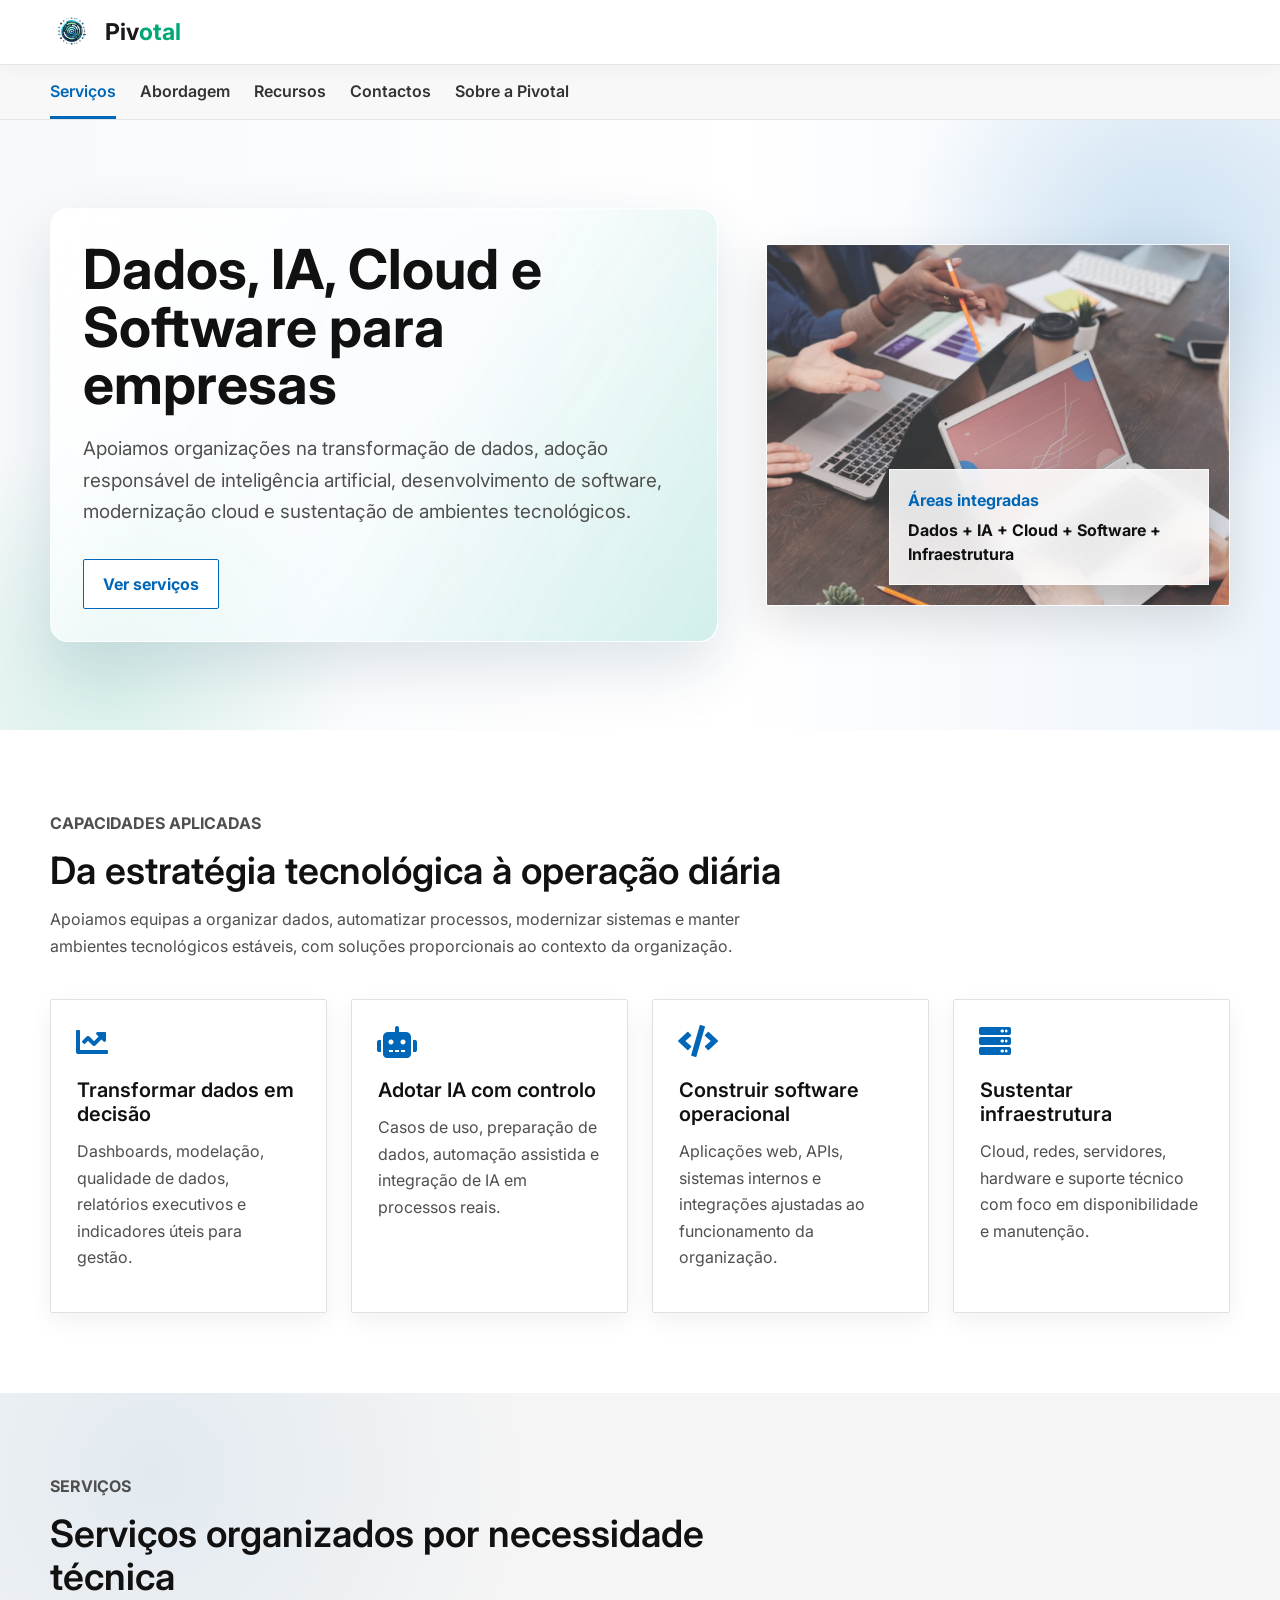
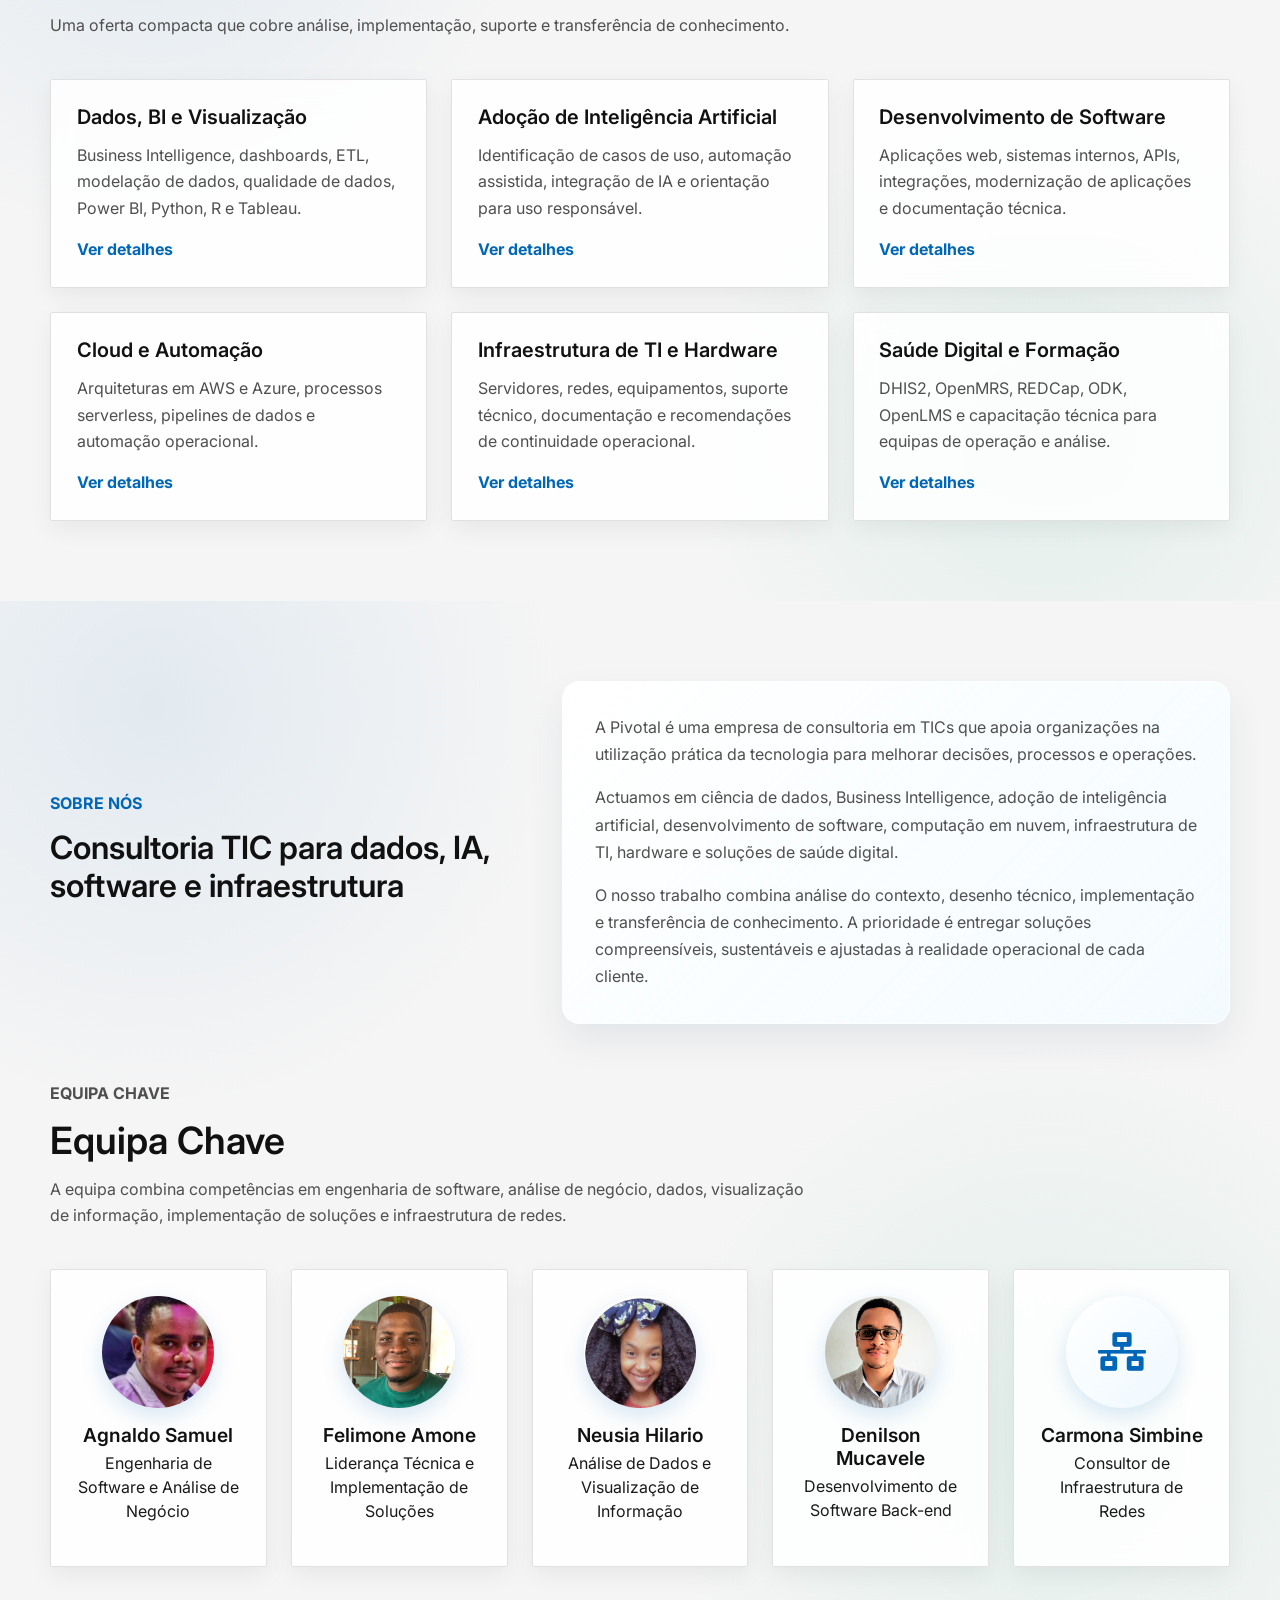
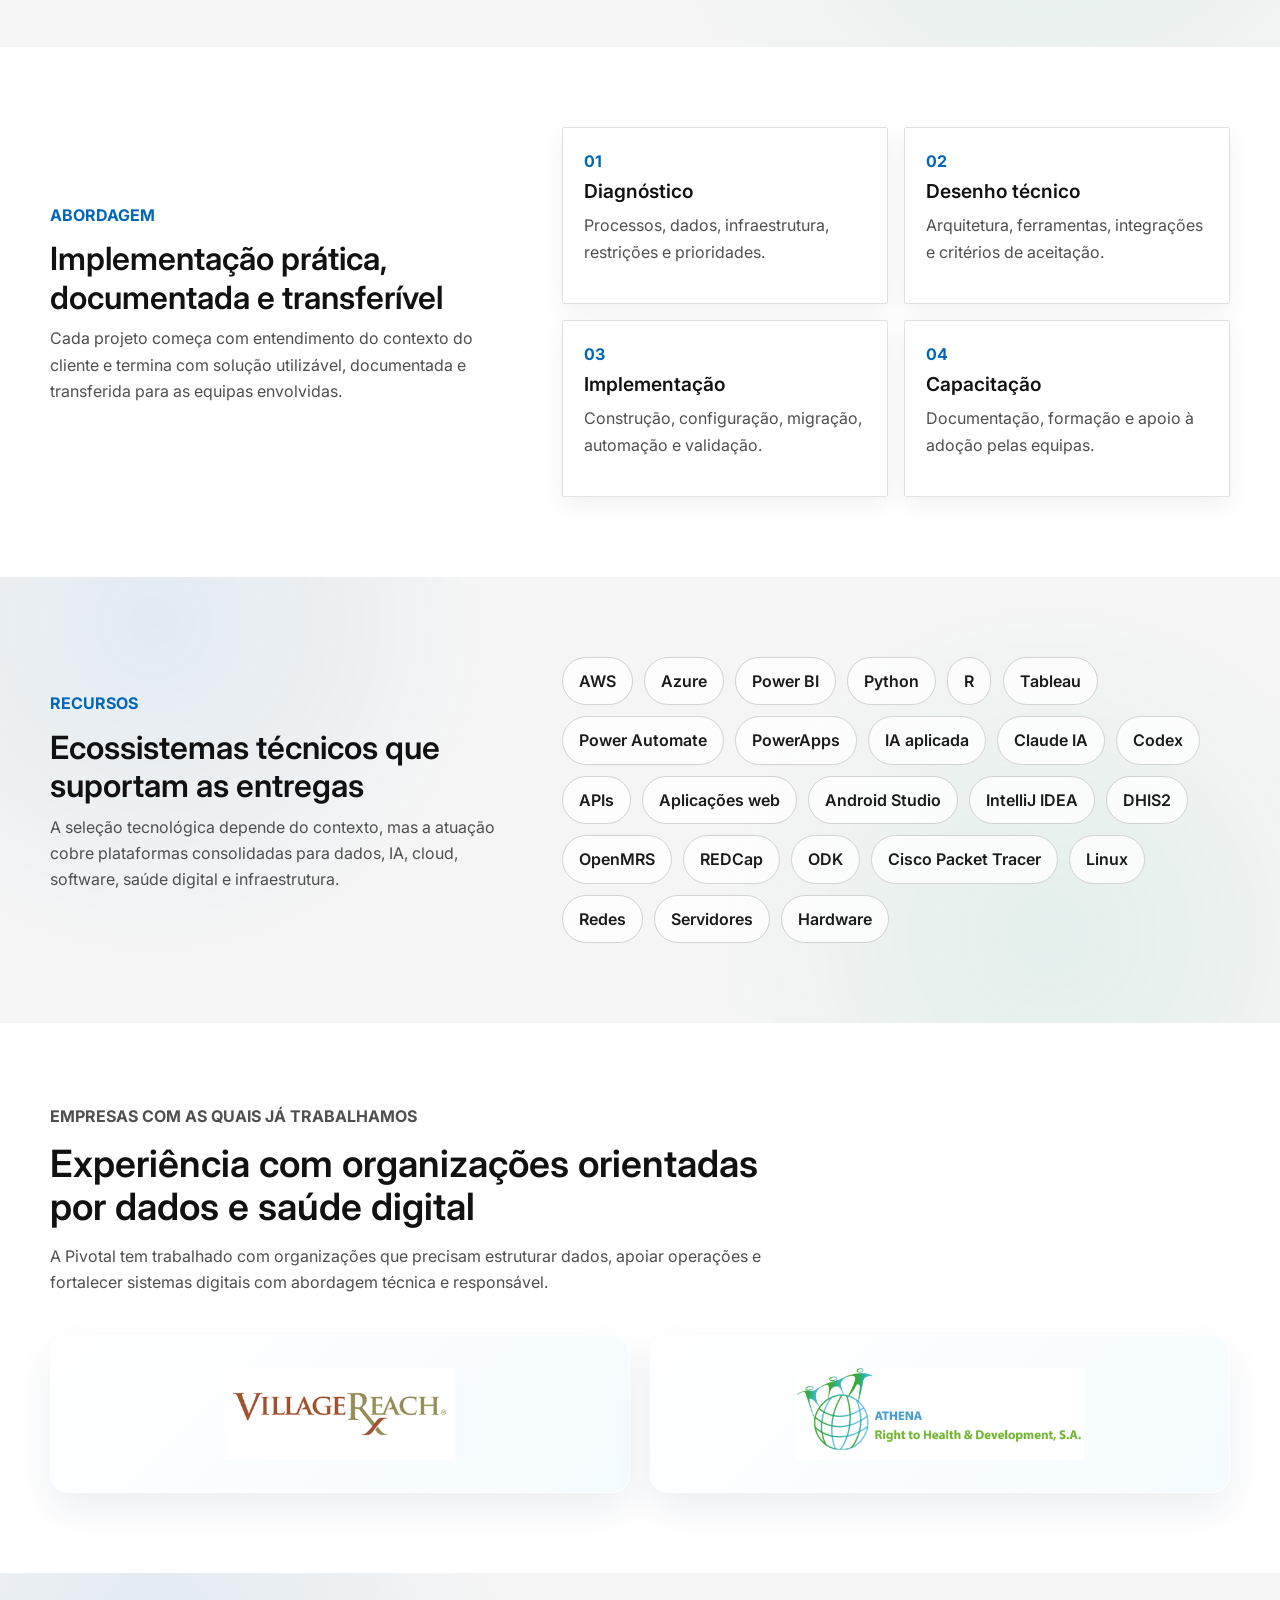
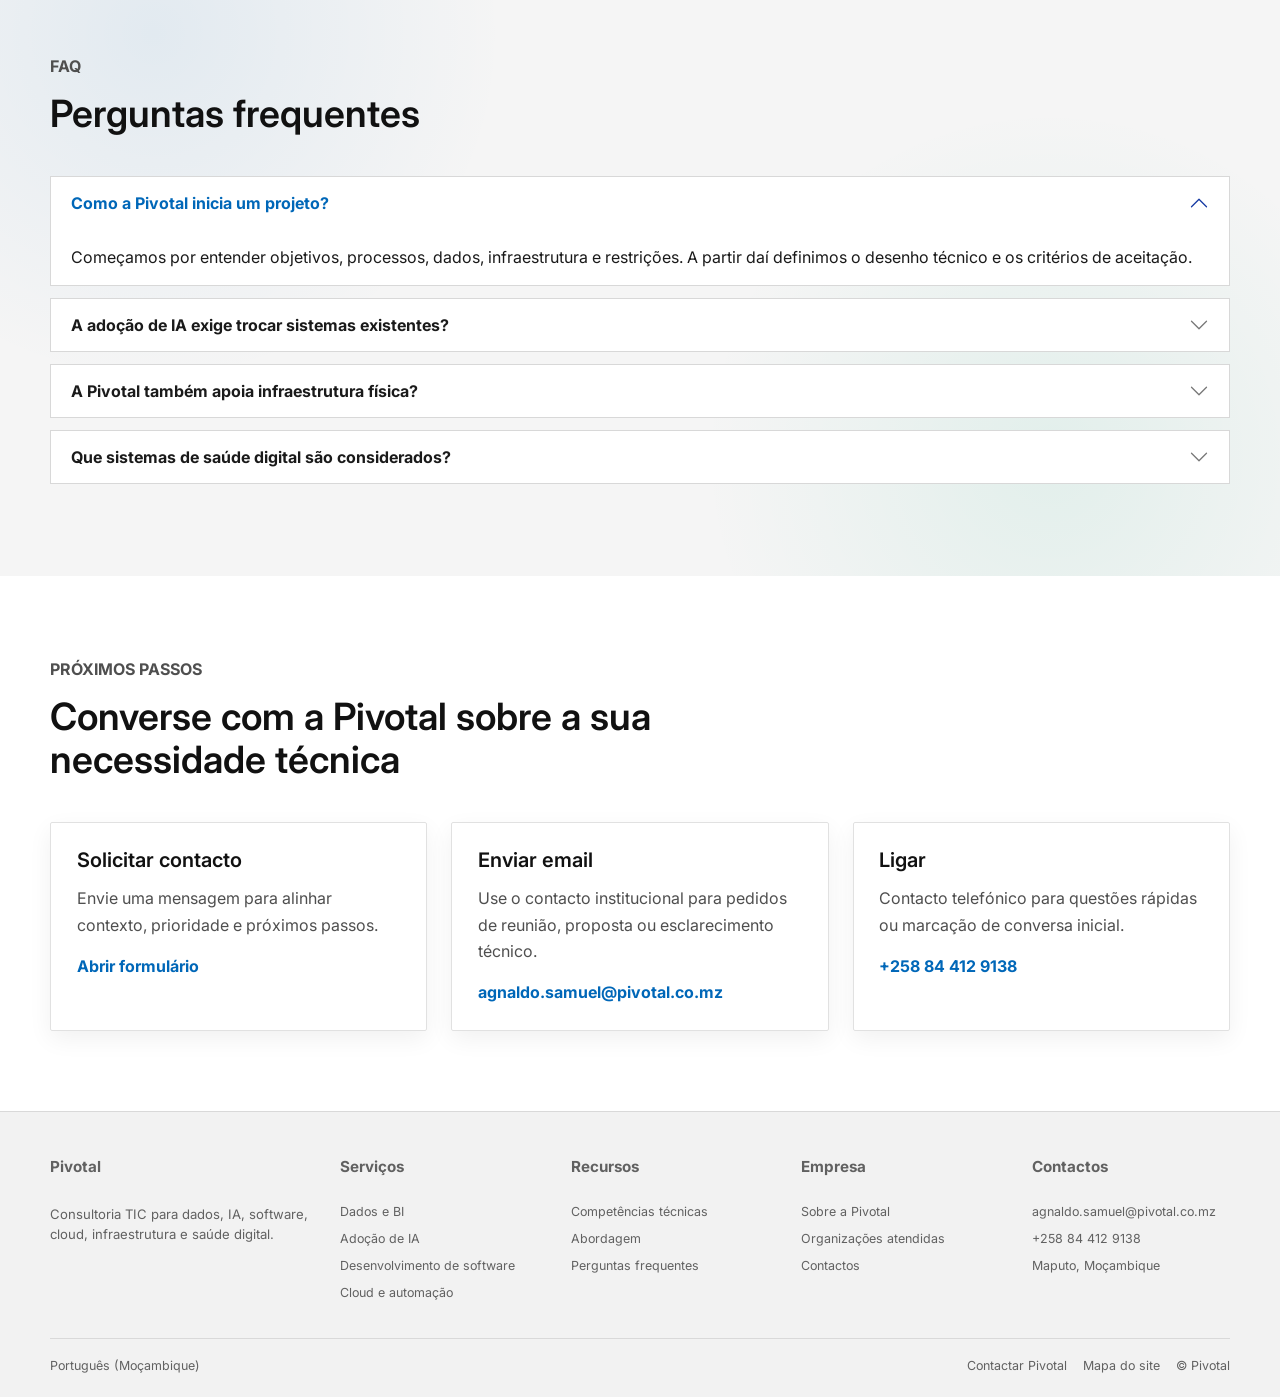
<file: public/index.html>
<!DOCTYPE html>
<html lang="pt">

<head>
    <meta charset="utf-8">
    <title>Pivotal | Dados, IA, Cloud e Software</title>
    <meta content="width=device-width, initial-scale=1.0" name="viewport">
    <meta content="Pivotal, consultoria TIC, dados, inteligência artificial, desenvolvimento de software, cloud, infraestrutura de TI, hardware, saúde digital, business intelligence, Maputo, Moçambique" name="keywords">
    <meta content="Consultoria TIC para dados, IA, software, cloud, infraestrutura e saúde digital em Moçambique." name="description">
    <link rel="icon" sizes="48x48" href="img/logo-Photoroom.png" type="image/png">

    <script async src="https://www.googletagmanager.com/gtag/js?id=G-84S9RRLBRZ"></script>
    <script>
        window.dataLayer = window.dataLayer || [];
        function gtag(){dataLayer.push(arguments);}
        gtag('js', new Date());
        gtag('config', 'G-84S9RRLBRZ');
    </script>

    <link rel="preconnect" href="https://fonts.googleapis.com">
    <link rel="preconnect" href="https://fonts.gstatic.com" crossorigin>
    <link href="https://fonts.googleapis.com/css2?family=Inter:wght@400;500;600;700&family=Saira:wght@500;600;700&display=swap" rel="stylesheet">
    <link href="https://cdnjs.cloudflare.com/ajax/libs/font-awesome/5.10.0/css/all.min.css" rel="stylesheet">
    <link href="https://cdn.jsdelivr.net/npm/bootstrap-icons@1.4.1/font/bootstrap-icons.css" rel="stylesheet">
    <link href="lib/animate/animate.min.css" rel="stylesheet">
    <link href="lib/owlcarousel/assets/owl.carousel.min.css" rel="stylesheet">
    <link href="css/bootstrap.min.css" rel="stylesheet">
    <link href="css/style.css" rel="stylesheet">
</head>

<body class="ms-like-page">
    <div id="spinner" class="show position-fixed translate-middle w-100 vh-100 top-50 start-50 d-flex align-items-center justify-content-center">
        <div class="spinner-grow text-primary" role="status"></div>
    </div>

    <header class="ms-topbar">
        <div class="ms-shell">
            <a class="ms-brand" href="index.html" aria-label="Pivotal">
                <img src="img/logo-Photoroom.png" alt="Pivotal Logo">
                <span>Piv<span>otal</span></span>
            </a>
            <button class="ms-menu-button" type="button" data-bs-toggle="collapse" data-bs-target="#msMainNav" aria-label="Abrir navegação">
                <i class="bi bi-list"></i>
            </button>
            <nav id="msMainNav" class="collapse ms-main-nav">
                <a href="index.html" class="active">Início</a>
                <a href="service.html">Serviços</a>
                <a href="#resources">Recursos</a>
                <a href="#about">Abordagem</a>
                <a href="contact.html">Contactos</a>
                <a href="#about-pivotal">Sobre a Pivotal</a>
            </nav>
        </div>
    </header>

    <nav class="ms-subnav" aria-label="Secções da página">
        <div class="ms-shell">
            <a href="#services">Serviços</a>
            <a href="#about">Abordagem</a>
            <a href="#resources">Recursos</a>
            <a href="#next-steps">Contactos</a>
            <a href="#about-pivotal">Sobre a Pivotal</a>
        </div>
    </nav>

    <main>
        <section class="ms-hero">
            <div class="ms-shell">
                <div class="row align-items-center g-5">
                    <div class="col-lg-7">
                        <div class="ms-hero-copy ms-glass-panel">
                        <h1>Dados, IA, Cloud e Software para empresas</h1>
                        <p class="ms-hero-lead">Apoiamos organizações na transformação de dados, adoção responsável de inteligência artificial, desenvolvimento de software, modernização cloud e sustentação de ambientes tecnológicos.</p>
                        <div class="ms-actions">
                            <a href="#services" class="ms-btn ms-btn-secondary">Ver serviços</a>
                        </div>
                        </div>
                    </div>
                    <div class="col-lg-5">
                        <div class="ms-hero-panel">
                            <img src="img/hero-consulting-team.jpg" alt="Equipa profissional a analisar dados em ambiente corporativo">
                            <div class="ms-panel-card">
                                <span>Áreas integradas</span>
                                <strong>Dados + IA + Cloud + Software + Infraestrutura</strong>
                            </div>
                        </div>
                    </div>
                </div>
            </div>
        </section>

        <section id="capabilities" class="ms-section">
            <div class="ms-shell">
                <div class="ms-section-heading">
                    <p class="ms-eyebrow">Capacidades aplicadas</p>
                    <h2>Da estratégia tecnológica à operação diária</h2>
                    <p>Apoiamos equipas a organizar dados, automatizar processos, modernizar sistemas e manter ambientes tecnológicos estáveis, com soluções proporcionais ao contexto da organização.</p>
                </div>
                <div class="row g-4">
                    <div class="col-md-6 col-xl-3">
                        <article class="ms-cap-card">
                            <i class="fa fa-chart-line"></i>
                            <h3>Transformar dados em decisão</h3>
                            <p>Dashboards, modelação, qualidade de dados, relatórios executivos e indicadores úteis para gestão.</p>
                        </article>
                    </div>
                    <div class="col-md-6 col-xl-3">
                        <article class="ms-cap-card">
                            <i class="fa fa-robot"></i>
                            <h3>Adotar IA com controlo</h3>
                            <p>Casos de uso, preparação de dados, automação assistida e integração de IA em processos reais.</p>
                        </article>
                    </div>
                    <div class="col-md-6 col-xl-3">
                        <article class="ms-cap-card">
                            <i class="fa fa-code"></i>
                            <h3>Construir software operacional</h3>
                            <p>Aplicações web, APIs, sistemas internos e integrações ajustadas ao funcionamento da organização.</p>
                        </article>
                    </div>
                    <div class="col-md-6 col-xl-3">
                        <article class="ms-cap-card">
                            <i class="fa fa-server"></i>
                            <h3>Sustentar infraestrutura</h3>
                            <p>Cloud, redes, servidores, hardware e suporte técnico com foco em disponibilidade e manutenção.</p>
                        </article>
                    </div>
                </div>
            </div>
        </section>

        <section id="services" class="ms-section ms-section-muted">
            <div class="ms-shell">
                <div class="ms-section-heading">
                    <p class="ms-eyebrow">Serviços</p>
                    <h2>Serviços organizados por necessidade técnica</h2>
                    <p>Uma oferta compacta que cobre análise, implementação, suporte e transferência de conhecimento.</p>
                </div>
                <div class="row g-4">
                    <div class="col-md-6 col-xl-4">
                        <article class="ms-product-card">
                            <h3>Dados, BI e Visualização</h3>
                            <p>Business Intelligence, dashboards, ETL, modelação de dados, qualidade de dados, Power BI, Python, R e Tableau.</p>
                            <a href="service.html">Ver detalhes</a>
                        </article>
                    </div>
                    <div class="col-md-6 col-xl-4">
                        <article class="ms-product-card">
                            <h3>Adoção de Inteligência Artificial</h3>
                            <p>Identificação de casos de uso, automação assistida, integração de IA e orientação para uso responsável.</p>
                            <a href="service.html">Ver detalhes</a>
                        </article>
                    </div>
                    <div class="col-md-6 col-xl-4">
                        <article class="ms-product-card">
                            <h3>Desenvolvimento de Software</h3>
                            <p>Aplicações web, sistemas internos, APIs, integrações, modernização de aplicações e documentação técnica.</p>
                            <a href="service.html">Ver detalhes</a>
                        </article>
                    </div>
                    <div class="col-md-6 col-xl-4">
                        <article class="ms-product-card">
                            <h3>Cloud e Automação</h3>
                            <p>Arquiteturas em AWS e Azure, processos serverless, pipelines de dados e automação operacional.</p>
                            <a href="service.html">Ver detalhes</a>
                        </article>
                    </div>
                    <div class="col-md-6 col-xl-4">
                        <article class="ms-product-card">
                            <h3>Infraestrutura de TI e Hardware</h3>
                            <p>Servidores, redes, equipamentos, suporte técnico, documentação e recomendações de continuidade operacional.</p>
                            <a href="service.html">Ver detalhes</a>
                        </article>
                    </div>
                    <div class="col-md-6 col-xl-4">
                        <article class="ms-product-card">
                            <h3>Saúde Digital e Formação</h3>
                            <p>DHIS2, OpenMRS, REDCap, ODK, OpenLMS e capacitação técnica para equipas de operação e análise.</p>
                            <a href="service.html">Ver detalhes</a>
                        </article>
                    </div>
                </div>
            </div>
        </section>

        <section id="about-pivotal" class="ms-section ms-section-muted">
            <div class="ms-shell">
                <div class="row g-5 align-items-center">
                    <div class="col-lg-5">
                        <p class="ms-eyebrow">Sobre Nós</p>
                        <h2>Consultoria TIC para dados, IA, software e infraestrutura</h2>
                    </div>
                    <div class="col-lg-7">
                        <div class="ms-about-card">
                            <p>A Pivotal é uma empresa de consultoria em TICs que apoia organizações na utilização prática da tecnologia para melhorar decisões, processos e operações.</p>
                            <p>Actuamos em ciência de dados, Business Intelligence, adoção de inteligência artificial, desenvolvimento de software, computação em nuvem, infraestrutura de TI, hardware e soluções de saúde digital.</p>
                            <p>O nosso trabalho combina análise do contexto, desenho técnico, implementação e transferência de conhecimento. A prioridade é entregar soluções compreensíveis, sustentáveis e ajustadas à realidade operacional de cada cliente.</p>
                        </div>
                    </div>
                </div>
                <div class="ms-section-heading ms-team-heading">
                    <p class="ms-eyebrow">Equipa Chave</p>
                    <h2>Equipa Chave</h2>
                    <p>A equipa combina competências em engenharia de software, análise de negócio, dados, visualização de informação, implementação de soluções e infraestrutura de redes.</p>
                </div>
                <div class="row g-4">
                    <div class="col-sm-6 col-xl"><article class="ms-profile-card"><img src="img/agnaldo.png" alt="Agnaldo Samuel"><h3>Agnaldo Samuel</h3><p>Engenharia de Software e Análise de Negócio</p></article></div>
                    <div class="col-sm-6 col-xl"><article class="ms-profile-card"><img src="img/felimone.png" alt="Felimone Amone"><h3>Felimone Amone</h3><p>Liderança Técnica e Implementação de Soluções</p></article></div>
                    <div class="col-sm-6 col-xl"><article class="ms-profile-card"><img src="img/neusia.png" alt="Neusia Hilario"><h3>Neusia Hilario</h3><p>Análise de Dados e Visualização de Informação</p></article></div>
                    <div class="col-sm-6 col-xl"><article class="ms-profile-card"><img src="img/denilson.png" alt="Denilson Mucavele"><h3>Denilson Mucavele</h3><p>Desenvolvimento de Software Back-end</p></article></div>
                    <div class="col-sm-6 col-xl"><article class="ms-profile-card"><div class="ms-profile-avatar" aria-hidden="true"><i class="fa fa-network-wired"></i></div><h3>Carmona Simbine</h3><p>Consultor de Infraestrutura de Redes</p></article></div>
                </div>
            </div>
        </section>

        <section id="about" class="ms-section">
            <div class="ms-shell">
                <div class="row g-5 align-items-center">
                    <div class="col-lg-5">
                        <p class="ms-eyebrow">Abordagem</p>
                        <h2>Implementação prática, documentada e transferível</h2>
                        <p class="ms-copy">Cada projeto começa com entendimento do contexto do cliente e termina com solução utilizável, documentada e transferida para as equipas envolvidas.</p>
                    </div>
                    <div class="col-lg-7">
                        <div class="row g-3">
                            <div class="col-md-6">
                                <div class="ms-step"><span>01</span><h3>Diagnóstico</h3><p>Processos, dados, infraestrutura, restrições e prioridades.</p></div>
                            </div>
                            <div class="col-md-6">
                                <div class="ms-step"><span>02</span><h3>Desenho técnico</h3><p>Arquitetura, ferramentas, integrações e critérios de aceitação.</p></div>
                            </div>
                            <div class="col-md-6">
                                <div class="ms-step"><span>03</span><h3>Implementação</h3><p>Construção, configuração, migração, automação e validação.</p></div>
                            </div>
                            <div class="col-md-6">
                                <div class="ms-step"><span>04</span><h3>Capacitação</h3><p>Documentação, formação e apoio à adoção pelas equipas.</p></div>
                            </div>
                        </div>
                    </div>
                </div>
            </div>
        </section>

        <section id="resources" class="ms-section ms-section-muted">
            <div class="ms-shell">
                <div class="row g-5 align-items-center">
                    <div class="col-lg-5">
                        <p class="ms-eyebrow">Recursos</p>
                        <h2>Ecossistemas técnicos que suportam as entregas</h2>
                        <p class="ms-copy">A seleção tecnológica depende do contexto, mas a atuação cobre plataformas consolidadas para dados, IA, cloud, software, saúde digital e infraestrutura.</p>
                    </div>
                    <div class="col-lg-7">
                        <div class="ms-tags">
                            <span>AWS</span><span>Azure</span><span>Power BI</span><span>Python</span><span>R</span><span>Tableau</span>
                            <span>Power Automate</span><span>PowerApps</span><span>IA aplicada</span><span>Claude IA</span><span>Codex</span>
                            <span>APIs</span><span>Aplicações web</span><span>Android Studio</span><span>IntelliJ IDEA</span>
                            <span>DHIS2</span><span>OpenMRS</span><span>REDCap</span><span>ODK</span><span>Cisco Packet Tracer</span>
                            <span>Linux</span><span>Redes</span><span>Servidores</span><span>Hardware</span>
                        </div>
                    </div>
                </div>
            </div>
        </section>

        <section id="customers" class="ms-section">
            <div class="ms-shell">
                <div class="ms-section-heading">
                    <p class="ms-eyebrow">Empresas com as quais já trabalhamos</p>
                    <h2>Experiência com organizações orientadas por dados e saúde digital</h2>
                    <p>A Pivotal tem trabalhado com organizações que precisam estruturar dados, apoiar operações e fortalecer sistemas digitais com abordagem técnica e responsável.</p>
                </div>
                <div class="ms-client-grid">
                    <article class="ms-client-card">
                        <img src="img/client-villagereach.png" alt="VillageReach">
                    </article>
                    <article class="ms-client-card">
                        <img src="img/client-athena.png" alt="ATHENA Right to Health & Development, S.A.">
                    </article>
                </div>
            </div>
        </section>

        <section id="faq" class="ms-section ms-section-muted">
            <div class="ms-shell">
                <div class="ms-section-heading">
                    <p class="ms-eyebrow">FAQ</p>
                    <h2>Perguntas frequentes</h2>
                </div>
                <div class="accordion ms-faq" id="pivotalFaq">
                    <div class="accordion-item">
                        <h3 class="accordion-header" id="faqOne"><button class="accordion-button" type="button" data-bs-toggle="collapse" data-bs-target="#faqOneBody" aria-expanded="true" aria-controls="faqOneBody">Como a Pivotal inicia um projeto?</button></h3>
                        <div id="faqOneBody" class="accordion-collapse collapse show" aria-labelledby="faqOne" data-bs-parent="#pivotalFaq"><div class="accordion-body">Começamos por entender objetivos, processos, dados, infraestrutura e restrições. A partir daí definimos o desenho técnico e os critérios de aceitação.</div></div>
                    </div>
                    <div class="accordion-item">
                        <h3 class="accordion-header" id="faqTwo"><button class="accordion-button collapsed" type="button" data-bs-toggle="collapse" data-bs-target="#faqTwoBody" aria-expanded="false" aria-controls="faqTwoBody">A adoção de IA exige trocar sistemas existentes?</button></h3>
                        <div id="faqTwoBody" class="accordion-collapse collapse" aria-labelledby="faqTwo" data-bs-parent="#pivotalFaq"><div class="accordion-body">Não necessariamente. Em muitos casos, a IA pode ser integrada em relatórios, fluxos de trabalho ou aplicações existentes, desde que os dados e os processos estejam preparados.</div></div>
                    </div>
                    <div class="accordion-item">
                        <h3 class="accordion-header" id="faqThree"><button class="accordion-button collapsed" type="button" data-bs-toggle="collapse" data-bs-target="#faqThreeBody" aria-expanded="false" aria-controls="faqThreeBody">A Pivotal também apoia infraestrutura física?</button></h3>
                        <div id="faqThreeBody" class="accordion-collapse collapse" aria-labelledby="faqThree" data-bs-parent="#pivotalFaq"><div class="accordion-body">Sim. A oferta inclui avaliação, suporte e documentação de redes, servidores, equipamentos e ambientes de TI, além de cloud e automação.</div></div>
                    </div>
                    <div class="accordion-item">
                        <h3 class="accordion-header" id="faqFour"><button class="accordion-button collapsed" type="button" data-bs-toggle="collapse" data-bs-target="#faqFourBody" aria-expanded="false" aria-controls="faqFourBody">Que sistemas de saúde digital são considerados?</button></h3>
                        <div id="faqFourBody" class="accordion-collapse collapse" aria-labelledby="faqFour" data-bs-parent="#pivotalFaq"><div class="accordion-body">A experiência descrita no site cobre soluções como DHIS2, DHIS2 Tracker, OpenMRS, REDCap, ODK e plataformas relacionadas à recolha e gestão de dados.</div></div>
                    </div>
                </div>
            </div>
        </section>

        <section id="next-steps" class="ms-section ms-next">
            <div class="ms-shell">
                <div class="ms-section-heading">
                    <p class="ms-eyebrow">Próximos passos</p>
                    <h2>Converse com a Pivotal sobre a sua necessidade técnica</h2>
                </div>
                <div class="row g-4">
                    <div class="col-md-4">
                        <article class="ms-action-card">
                            <h3>Solicitar contacto</h3>
                            <p>Envie uma mensagem para alinhar contexto, prioridade e próximos passos.</p>
                            <a href="contact.html">Abrir formulário</a>
                        </article>
                    </div>
                    <div class="col-md-4">
                        <article class="ms-action-card">
                            <h3>Enviar email</h3>
                            <p>Use o contacto institucional para pedidos de reunião, proposta ou esclarecimento técnico.</p>
                            <a href="mailto:agnaldo.samuel@pivotal.co.mz">agnaldo.samuel@pivotal.co.mz</a>
                        </article>
                    </div>
                    <div class="col-md-4">
                        <article class="ms-action-card">
                            <h3>Ligar</h3>
                            <p>Contacto telefónico para questões rápidas ou marcação de conversa inicial.</p>
                            <a href="tel:+258844129138">+258 84 412 9138</a>
                        </article>
                    </div>
                </div>
            </div>
        </section>
    </main>

    <footer class="ms-footer">
        <div class="ms-shell ms-footer-grid">
            <div class="ms-footer-column ms-footer-summary">
                <strong>Pivotal</strong>
                <p>Consultoria TIC para dados, IA, software, cloud, infraestrutura e saúde digital.</p>
            </div>
            <div class="ms-footer-column">
                <strong>Serviços</strong>
                <a href="service.html#dados">Dados e BI</a>
                <a href="service.html#ia">Adoção de IA</a>
                <a href="service.html#software">Desenvolvimento de software</a>
                <a href="service.html#cloud">Cloud e automação</a>
            </div>
            <div class="ms-footer-column">
                <strong>Recursos</strong>
                <a href="#resources">Competências técnicas</a>
                <a href="#about">Abordagem</a>
                <a href="#faq">Perguntas frequentes</a>
            </div>
            <div class="ms-footer-column">
                <strong>Empresa</strong>
                <a href="index.html#about">Sobre a Pivotal</a>
                <a href="#customers">Organizações atendidas</a>
                <a href="contact.html">Contactos</a>
            </div>
            <div class="ms-footer-column ms-footer-contact">
                <strong>Contactos</strong>
                <a href="mailto:agnaldo.samuel@pivotal.co.mz">agnaldo.samuel@pivotal.co.mz</a>
                <a href="tel:+258844129138">+258 84 412 9138</a>
                <span>Maputo, Moçambique</span>
            </div>
        </div>
        <div class="ms-shell ms-footer-bottom">
            <span>Português (Moçambique)</span>
            <div>
                <a href="contact.html">Contactar Pivotal</a>
                <a href="index.html">Mapa do site</a>
                <span>© Pivotal</span>
            </div>
        </div>
    </footer>

    <a href="#" class="btn btn-secondary btn-square rounded-circle back-to-top" aria-label="Voltar ao topo"><i class="fa fa-arrow-up text-white"></i></a>

    <script src="https://ajax.googleapis.com/ajax/libs/jquery/3.6.4/jquery.min.js"></script>
    <script src="https://cdn.jsdelivr.net/npm/bootstrap@5.0.0/dist/js/bootstrap.bundle.min.js"></script>
    <script src="lib/wow/wow.min.js"></script>
    <script src="lib/easing/easing.min.js"></script>
    <script src="lib/waypoints/waypoints.min.js"></script>
    <script src="lib/owlcarousel/owl.carousel.min.js"></script>
    <script src="js/main.js?v=20260515"></script>
</body>

</html>
</file>
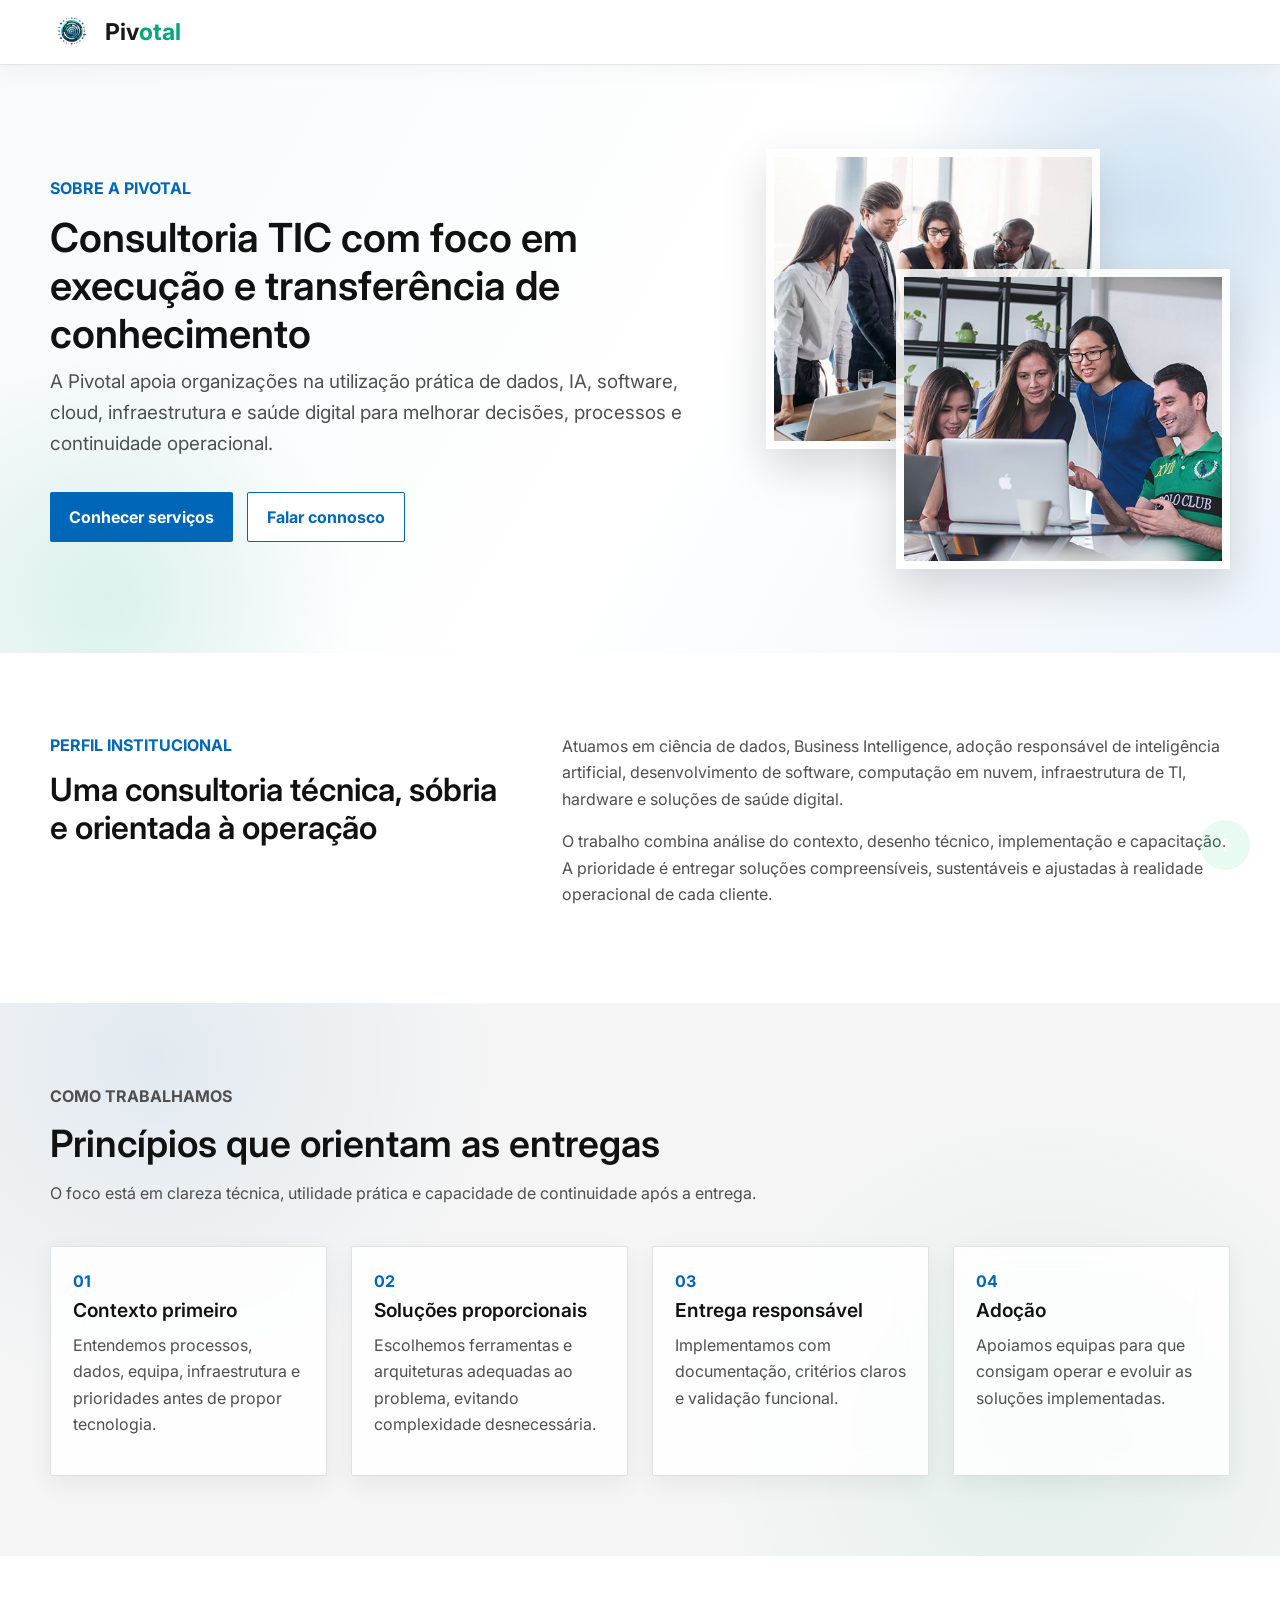
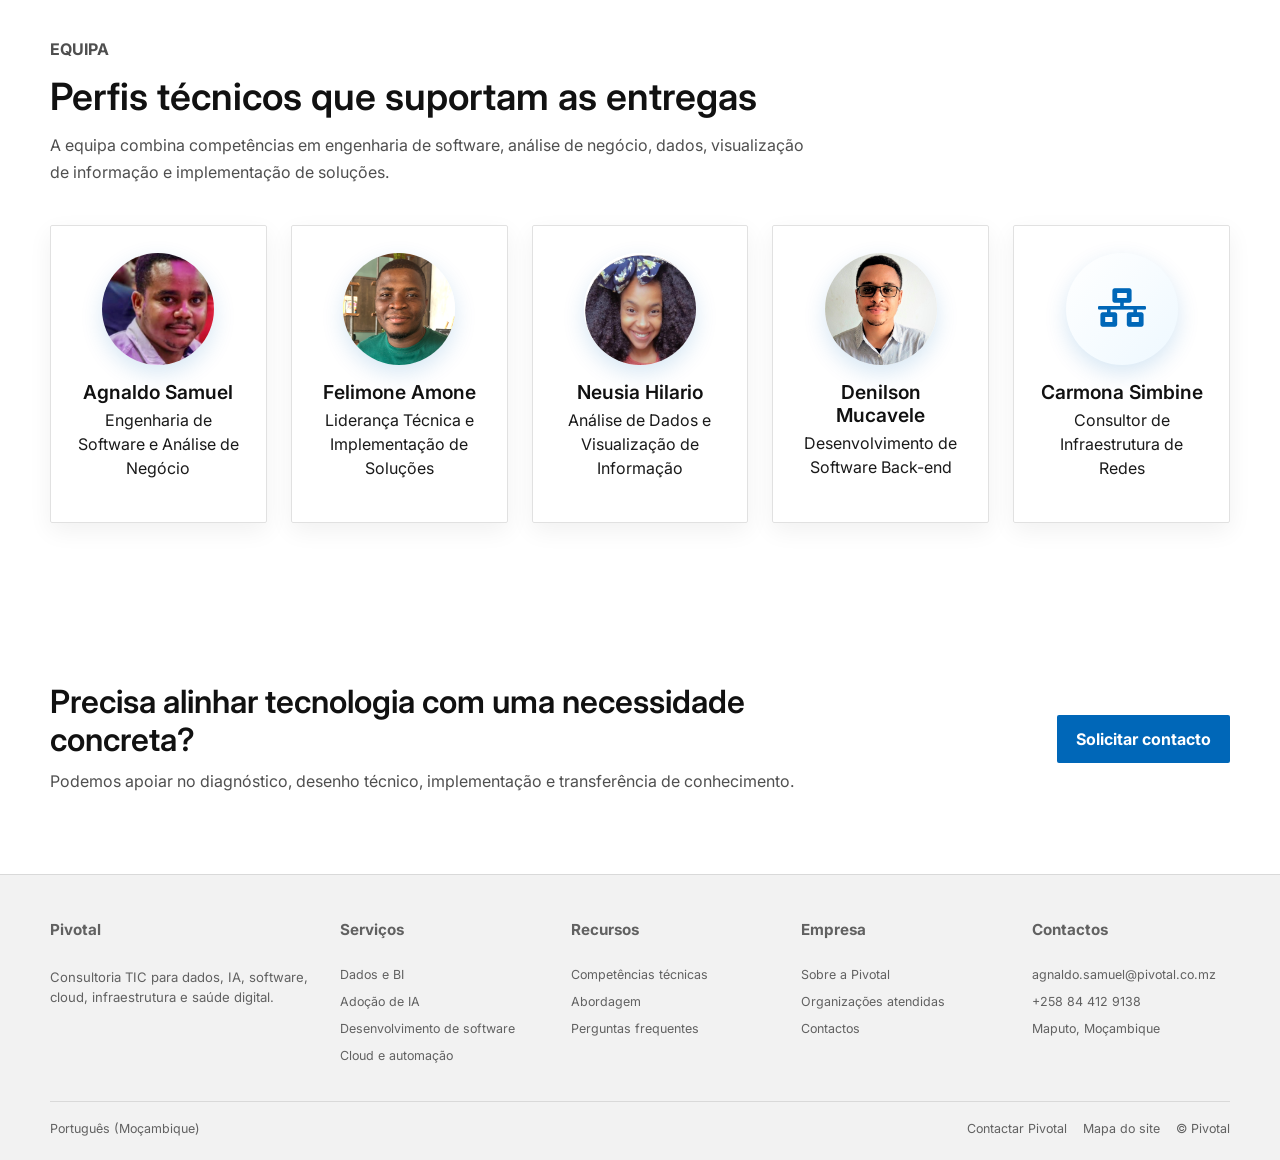
<file: public/about.html>
<!DOCTYPE html>
<html lang="pt">

<head>
    <meta charset="utf-8">
    <title>Sobre Nós | Pivotal</title>
    <meta content="width=device-width, initial-scale=1.0" name="viewport">
    <meta content="Pivotal, consultoria TIC em Moçambique, dados, inteligência artificial, software, cloud, infraestrutura, saúde digital" name="keywords">
    <meta content="Conheça a Pivotal, consultoria TIC focada em dados, IA, software, cloud, infraestrutura de TI e saúde digital." name="description">
    <link rel="icon" href="img/logo-Photoroom.png" type="image/png">

    <script async src="https://www.googletagmanager.com/gtag/js?id=G-84S9RRLBRZ"></script>
    <script>
        window.dataLayer = window.dataLayer || [];
        function gtag(){dataLayer.push(arguments);}
        gtag('js', new Date());
        gtag('config', 'G-84S9RRLBRZ');
    </script>

    <link rel="preconnect" href="https://fonts.googleapis.com">
    <link rel="preconnect" href="https://fonts.gstatic.com" crossorigin>
    <link href="https://fonts.googleapis.com/css2?family=Inter:wght@400;500;600;700&family=Saira:wght@500;600;700&display=swap" rel="stylesheet">
    <link href="https://cdnjs.cloudflare.com/ajax/libs/font-awesome/5.10.0/css/all.min.css" rel="stylesheet">
    <link href="https://cdn.jsdelivr.net/npm/bootstrap-icons@1.4.1/font/bootstrap-icons.css" rel="stylesheet">
    <link href="lib/animate/animate.min.css" rel="stylesheet">
    <link href="lib/owlcarousel/assets/owl.carousel.min.css" rel="stylesheet">
    <link href="css/bootstrap.min.css" rel="stylesheet">
    <link href="css/style.css" rel="stylesheet">
</head>

<body class="ms-like-page">
    <div id="spinner" class="show position-fixed translate-middle w-100 vh-100 top-50 start-50 d-flex align-items-center justify-content-center">
        <div class="spinner-grow text-primary" role="status"></div>
    </div>

    <header class="ms-topbar">
        <div class="ms-shell">
            <a class="ms-brand" href="index.html" aria-label="Pivotal">
                <img src="img/logo-Photoroom.png" alt="Pivotal Logo">
                <span>Piv<span>otal</span></span>
            </a>
            <button class="ms-menu-button" type="button" data-bs-toggle="collapse" data-bs-target="#msMainNav" aria-label="Abrir navegação">
                <i class="bi bi-list"></i>
            </button>
            <nav id="msMainNav" class="collapse ms-main-nav">
                <a href="index.html">Início</a>
                <a href="service.html">Serviços</a>
                <a href="index.html#resources">Recursos</a>
                <a href="index.html#about">Abordagem</a>
                <a href="contact.html">Contactos</a>
                <a href="index.html#about-pivotal">Sobre a Pivotal</a>
            </nav>
        </div>
    </header>

    <main>
        <section class="ms-page-hero">
            <div class="ms-shell">
                <div class="row g-5 align-items-center">
                    <div class="col-lg-7">
                        <p class="ms-eyebrow">Sobre a Pivotal</p>
                        <h1>Consultoria TIC com foco em execução e transferência de conhecimento</h1>
                        <p class="ms-hero-lead">A Pivotal apoia organizações na utilização prática de dados, IA, software, cloud, infraestrutura e saúde digital para melhorar decisões, processos e continuidade operacional.</p>
                        <div class="ms-actions">
                            <a class="ms-btn ms-btn-primary" href="service.html">Conhecer serviços</a>
                            <a class="ms-btn ms-btn-secondary" href="contact.html">Falar connosco</a>
                        </div>
                    </div>
                    <div class="col-lg-5">
                        <div class="ms-image-stack">
                            <img src="img/raca3.jpg" alt="Trabalho técnico da Pivotal">
                            <img src="img/about-2.jpg" alt="Ambiente de consultoria tecnológica">
                        </div>
                    </div>
                </div>
            </div>
        </section>

        <section class="ms-section">
            <div class="ms-shell">
                <div class="row g-5">
                    <div class="col-lg-5">
                        <p class="ms-eyebrow">Perfil institucional</p>
                        <h2>Uma consultoria técnica, sóbria e orientada à operação</h2>
                    </div>
                    <div class="col-lg-7">
                        <p class="ms-copy">Atuamos em ciência de dados, Business Intelligence, adoção responsável de inteligência artificial, desenvolvimento de software, computação em nuvem, infraestrutura de TI, hardware e soluções de saúde digital.</p>
                        <p class="ms-copy">O trabalho combina análise do contexto, desenho técnico, implementação e capacitação. A prioridade é entregar soluções compreensíveis, sustentáveis e ajustadas à realidade operacional de cada cliente.</p>
                    </div>
                </div>
            </div>
        </section>

        <section class="ms-section ms-section-muted">
            <div class="ms-shell">
                <div class="ms-section-heading">
                    <p class="ms-eyebrow">Como trabalhamos</p>
                    <h2>Princípios que orientam as entregas</h2>
                    <p>O foco está em clareza técnica, utilidade prática e capacidade de continuidade após a entrega.</p>
                </div>
                <div class="row g-4">
                    <div class="col-md-6 col-xl-3"><div class="ms-step"><span>01</span><h3>Contexto primeiro</h3><p>Entendemos processos, dados, equipa, infraestrutura e prioridades antes de propor tecnologia.</p></div></div>
                    <div class="col-md-6 col-xl-3"><div class="ms-step"><span>02</span><h3>Soluções proporcionais</h3><p>Escolhemos ferramentas e arquiteturas adequadas ao problema, evitando complexidade desnecessária.</p></div></div>
                    <div class="col-md-6 col-xl-3"><div class="ms-step"><span>03</span><h3>Entrega responsável</h3><p>Implementamos com documentação, critérios claros e validação funcional.</p></div></div>
                    <div class="col-md-6 col-xl-3"><div class="ms-step"><span>04</span><h3>Adoção</h3><p>Apoiamos equipas para que consigam operar e evoluir as soluções implementadas.</p></div></div>
                </div>
            </div>
        </section>

        <section class="ms-section">
            <div class="ms-shell">
                <div class="ms-section-heading">
                    <p class="ms-eyebrow">Equipa</p>
                    <h2>Perfis técnicos que suportam as entregas</h2>
                    <p>A equipa combina competências em engenharia de software, análise de negócio, dados, visualização de informação e implementação de soluções.</p>
                </div>
                <div class="row g-4">
                    <div class="col-sm-6 col-xl"><article class="ms-profile-card"><img src="img/agnaldo.png" alt="Agnaldo Samuel"><h3>Agnaldo Samuel</h3><p>Engenharia de Software e Análise de Negócio</p></article></div>
                    <div class="col-sm-6 col-xl"><article class="ms-profile-card"><img src="img/felimone.png" alt="Felimone Amone"><h3>Felimone Amone</h3><p>Liderança Técnica e Implementação de Soluções</p></article></div>
                    <div class="col-sm-6 col-xl"><article class="ms-profile-card"><img src="img/neusia.png" alt="Neusia Hilario"><h3>Neusia Hilario</h3><p>Análise de Dados e Visualização de Informação</p></article></div>
                    <div class="col-sm-6 col-xl"><article class="ms-profile-card"><img src="img/denilson.png" alt="Denilson Mucavele"><h3>Denilson Mucavele</h3><p>Desenvolvimento de Software Back-end</p></article></div>
                    <div class="col-sm-6 col-xl"><article class="ms-profile-card"><div class="ms-profile-avatar" aria-hidden="true"><i class="fa fa-network-wired"></i></div><h3>Carmona Simbine</h3><p>Consultor de Infraestrutura de Redes</p></article></div>
                </div>
            </div>
        </section>

        <section class="ms-section ms-next">
            <div class="ms-shell">
                <div class="row g-4">
                    <div class="col-lg-8">
                        <h2>Precisa alinhar tecnologia com uma necessidade concreta?</h2>
                        <p class="ms-copy mb-0">Podemos apoiar no diagnóstico, desenho técnico, implementação e transferência de conhecimento.</p>
                    </div>
                    <div class="col-lg-4 d-flex align-items-center justify-content-lg-end">
                        <a class="ms-btn ms-btn-primary" href="contact.html">Solicitar contacto</a>
                    </div>
                </div>
            </div>
        </section>
    </main>

    <footer class="ms-footer">
        <div class="ms-shell ms-footer-grid">
            <div class="ms-footer-column ms-footer-summary">
                <strong>Pivotal</strong>
                <p>Consultoria TIC para dados, IA, software, cloud, infraestrutura e saúde digital.</p>
            </div>
            <div class="ms-footer-column">
                <strong>Serviços</strong>
                <a href="service.html#dados">Dados e BI</a>
                <a href="service.html#ia">Adoção de IA</a>
                <a href="service.html#software">Desenvolvimento de software</a>
                <a href="service.html#cloud">Cloud e automação</a>
            </div>
            <div class="ms-footer-column">
                <strong>Recursos</strong>
                <a href="index.html#resources">Competências técnicas</a>
                <a href="index.html#about">Abordagem</a>
                <a href="index.html#faq">Perguntas frequentes</a>
            </div>
            <div class="ms-footer-column">
                <strong>Empresa</strong>
                <a href="index.html#about">Sobre a Pivotal</a>
                <a href="index.html#customers">Organizações atendidas</a>
                <a href="contact.html">Contactos</a>
            </div>
            <div class="ms-footer-column ms-footer-contact">
                <strong>Contactos</strong>
                <a href="mailto:agnaldo.samuel@pivotal.co.mz">agnaldo.samuel@pivotal.co.mz</a>
                <a href="tel:+258844129138">+258 84 412 9138</a>
                <span>Maputo, Moçambique</span>
            </div>
        </div>
        <div class="ms-shell ms-footer-bottom">
            <span>Português (Moçambique)</span>
            <div>
                <a href="contact.html">Contactar Pivotal</a>
                <a href="index.html">Mapa do site</a>
                <span>© Pivotal</span>
            </div>
        </div>
    </footer>

    <a href="#" class="btn btn-secondary btn-square rounded-circle back-to-top" aria-label="Voltar ao topo"><i class="fa fa-arrow-up text-white"></i></a>

    <script src="https://ajax.googleapis.com/ajax/libs/jquery/3.6.4/jquery.min.js"></script>
    <script src="https://cdn.jsdelivr.net/npm/bootstrap@5.0.0/dist/js/bootstrap.bundle.min.js"></script>
    <script src="lib/wow/wow.min.js"></script>
    <script src="lib/easing/easing.min.js"></script>
    <script src="lib/waypoints/waypoints.min.js"></script>
    <script src="lib/owlcarousel/owl.carousel.min.js"></script>
    <script src="js/main.js?v=20260515"></script>
</body>

</html>
</file>
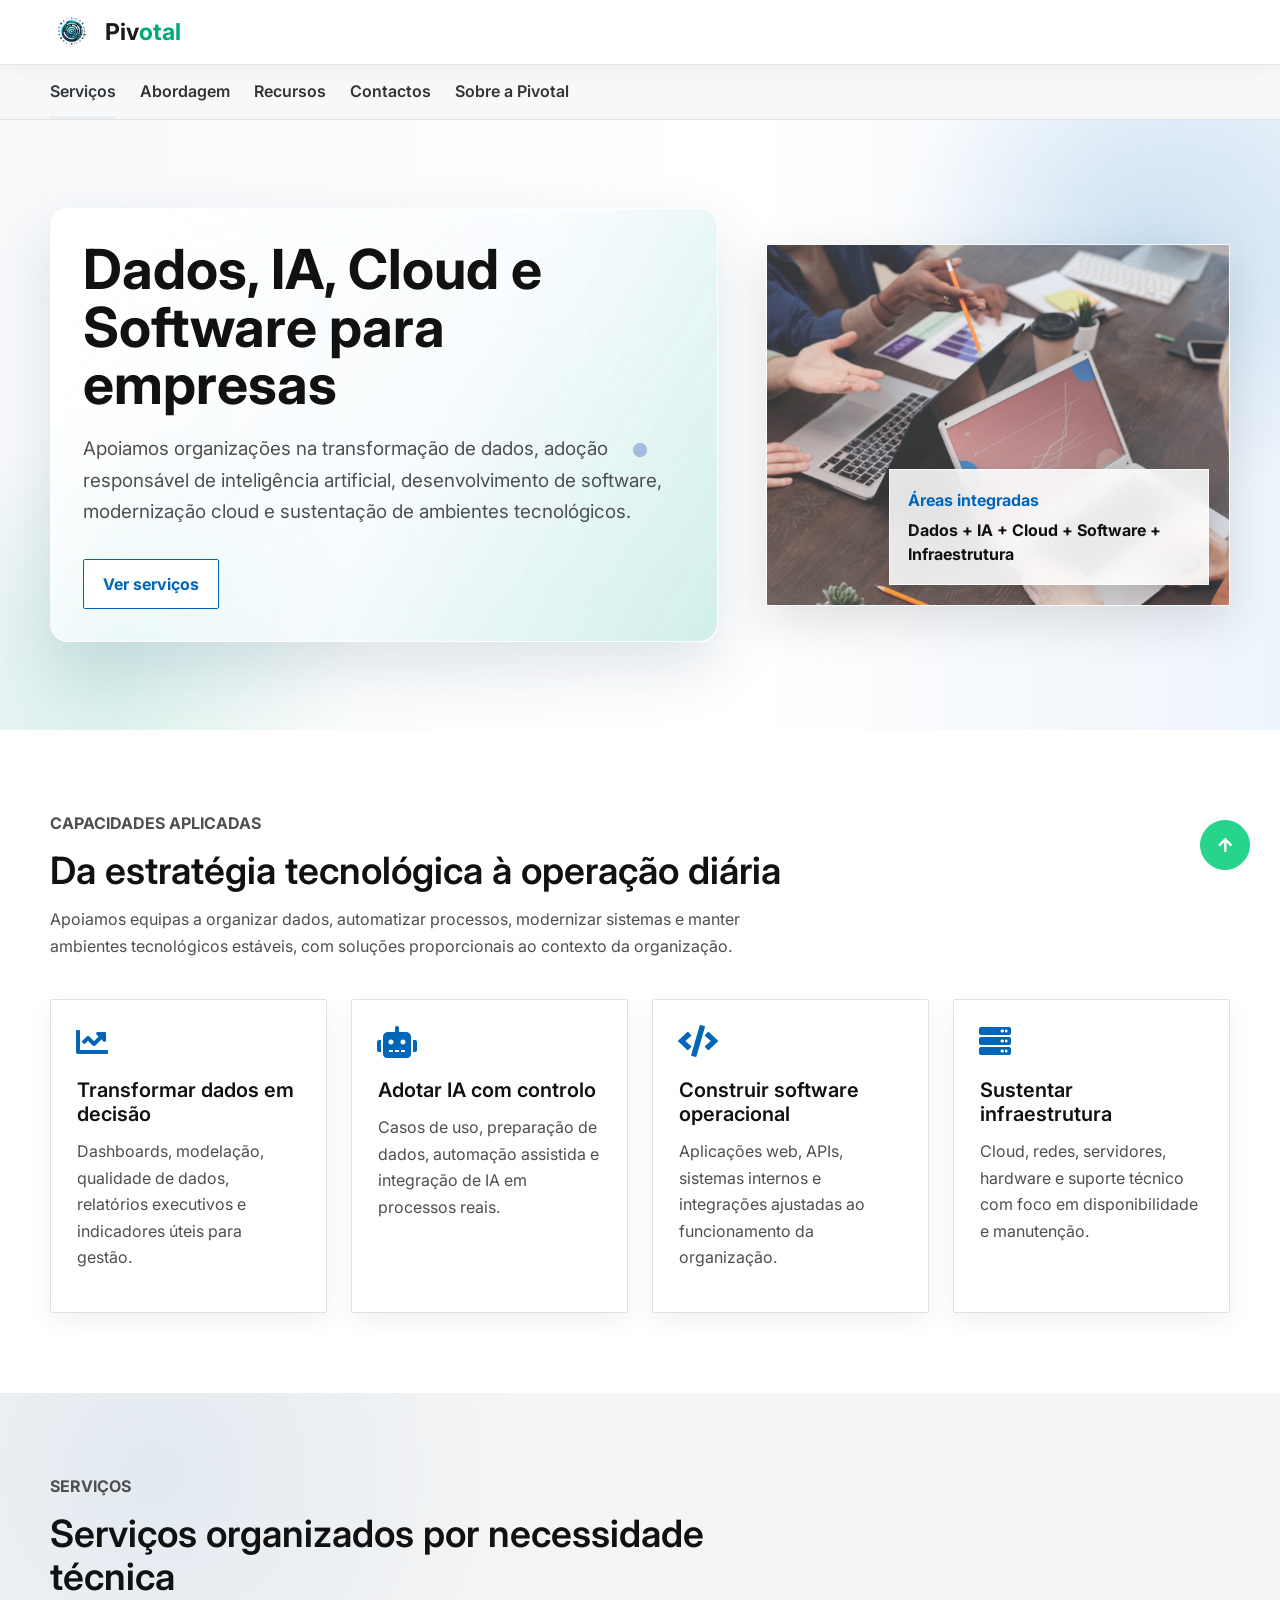
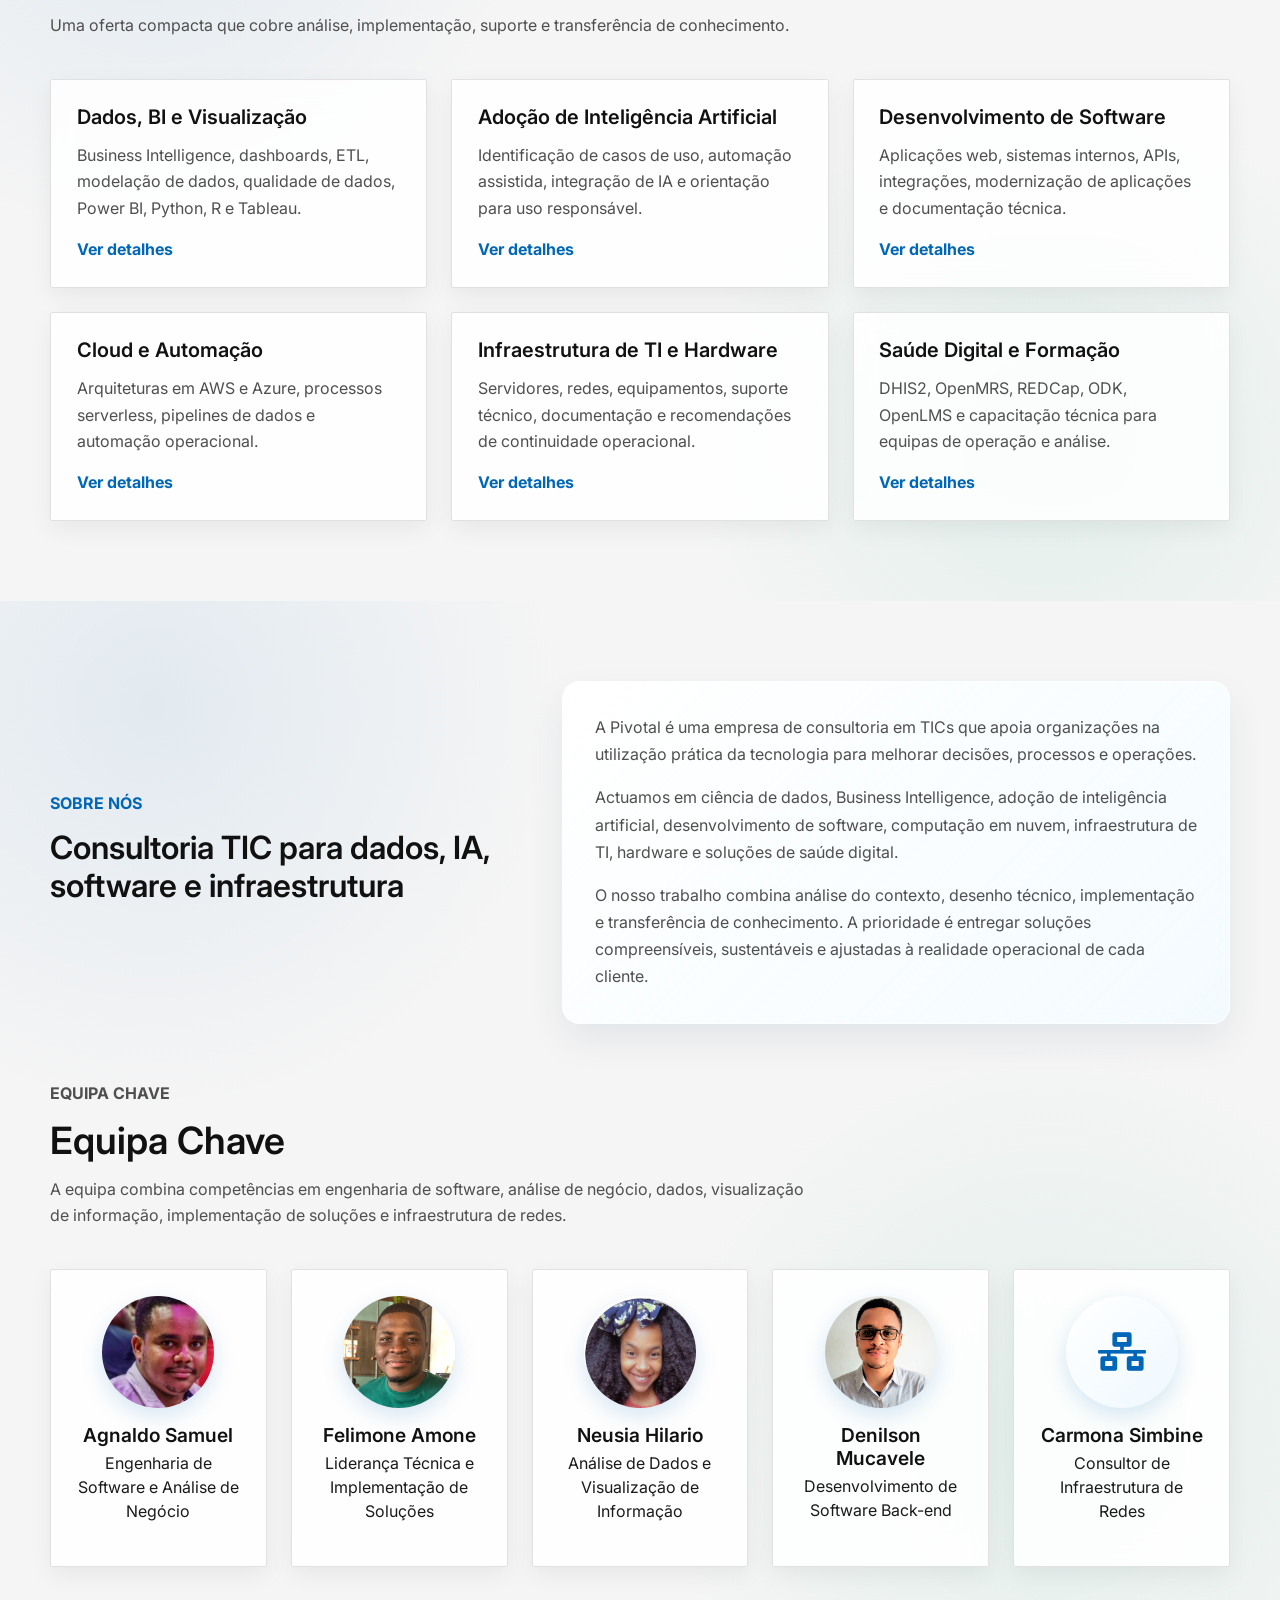
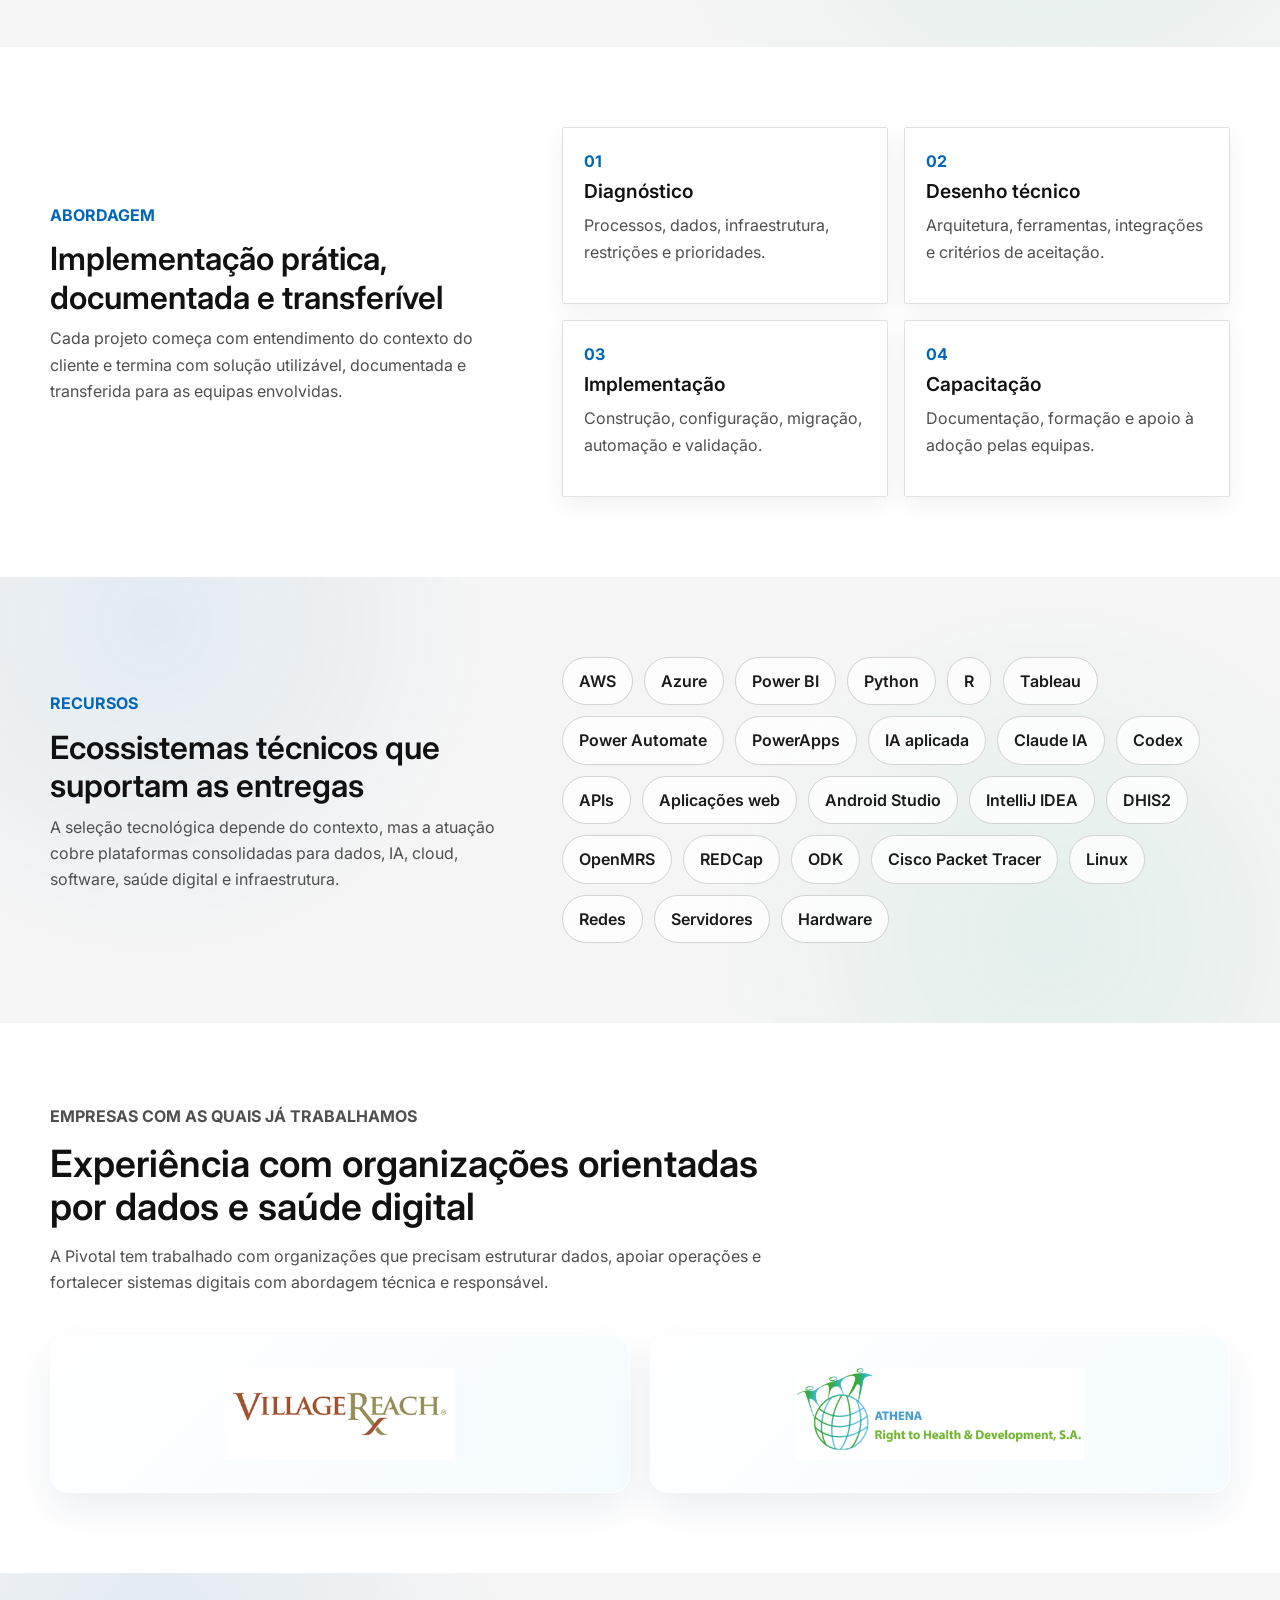
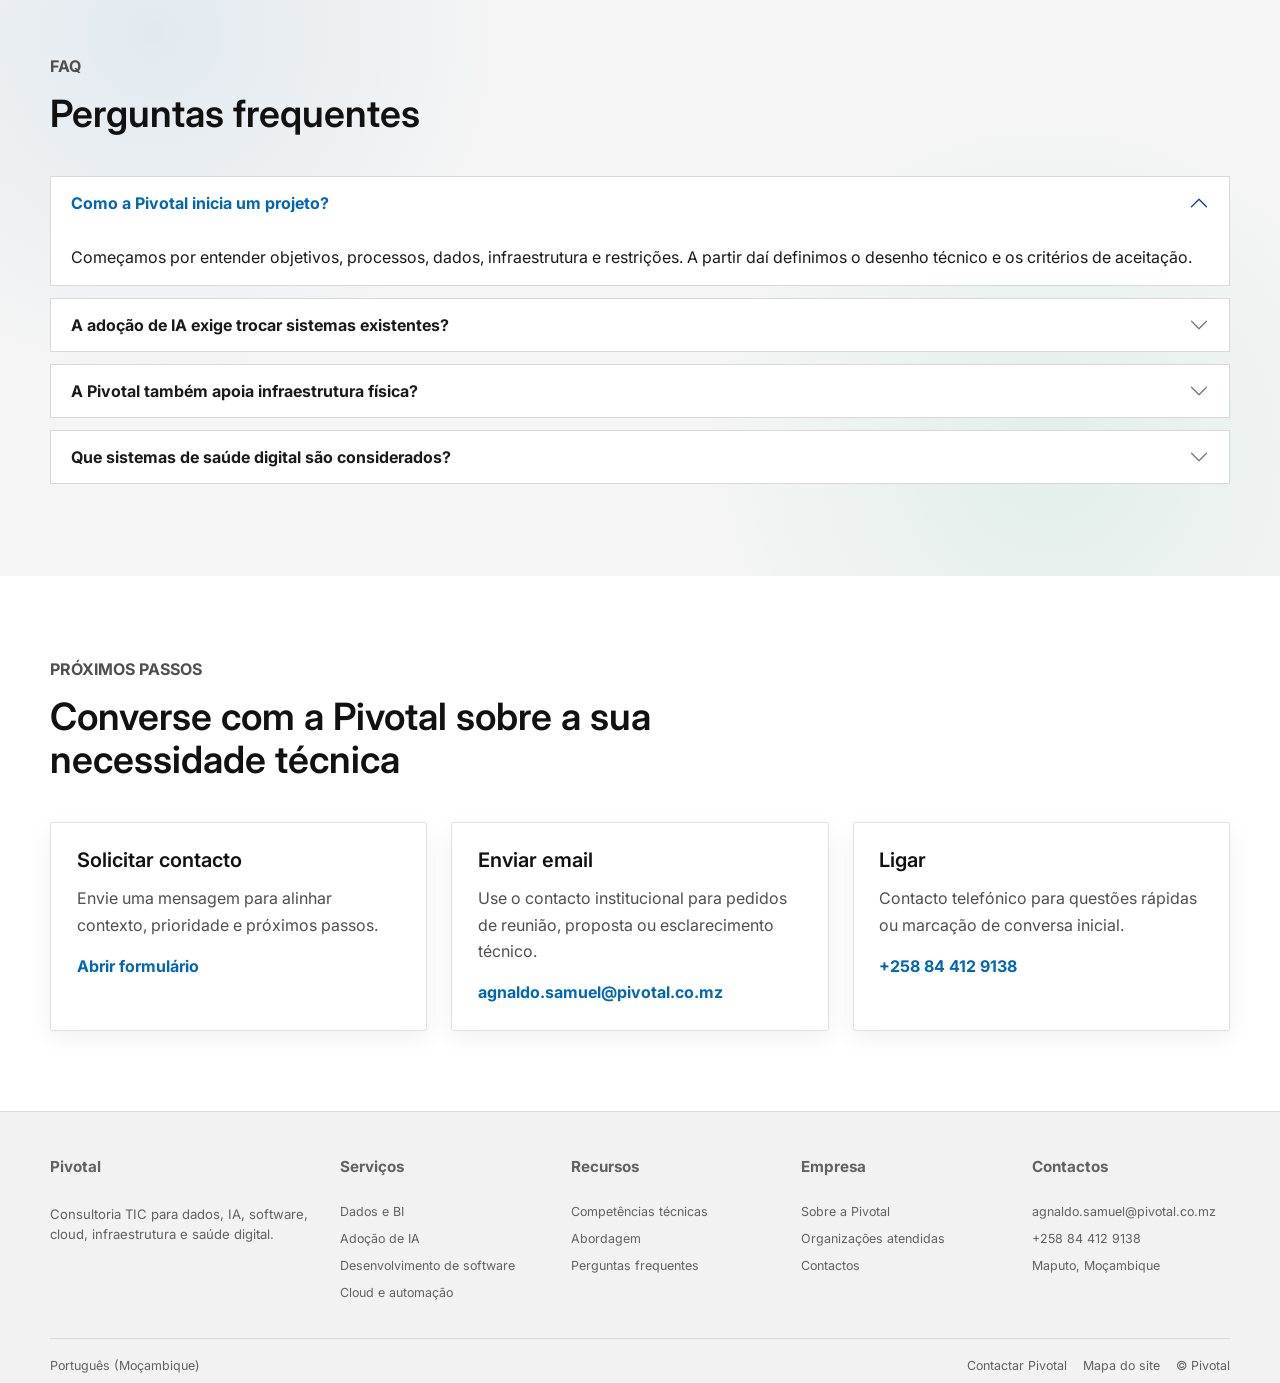
<file: public/blog.html>
<!DOCTYPE html>
<html lang="pt">

<head>
    <meta charset="utf-8">
    <title>Pivotal | Redirecionamento</title>
    <meta content="width=device-width, initial-scale=1.0" name="viewport">
    <meta http-equiv="refresh" content="0; url=index.html">
    <meta content="Redirecionamento para a página inicial da Pivotal." name="description">
    <link rel="canonical" href="index.html">
</head>

<body>
    <p>Redirecionando para <a href="index.html">a página inicial da Pivotal</a>.</p>
</body>

</html>
</file>
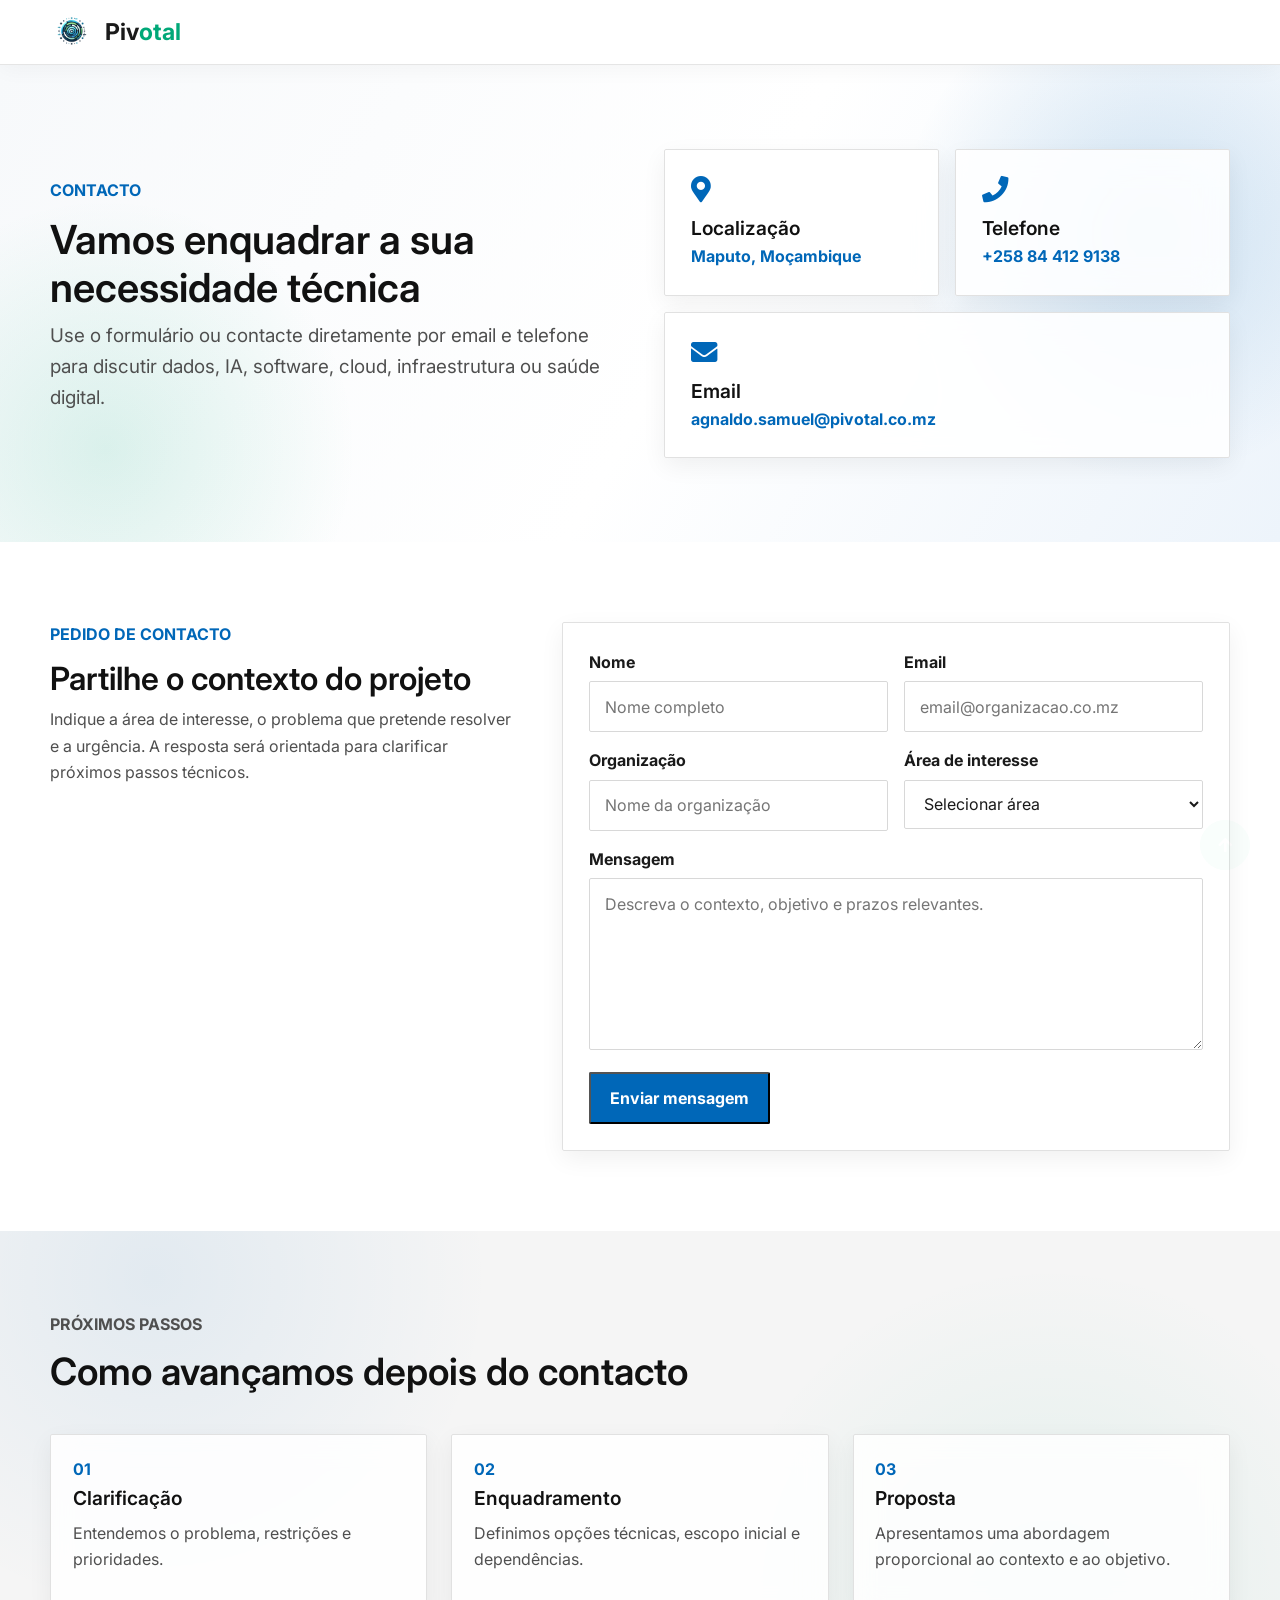
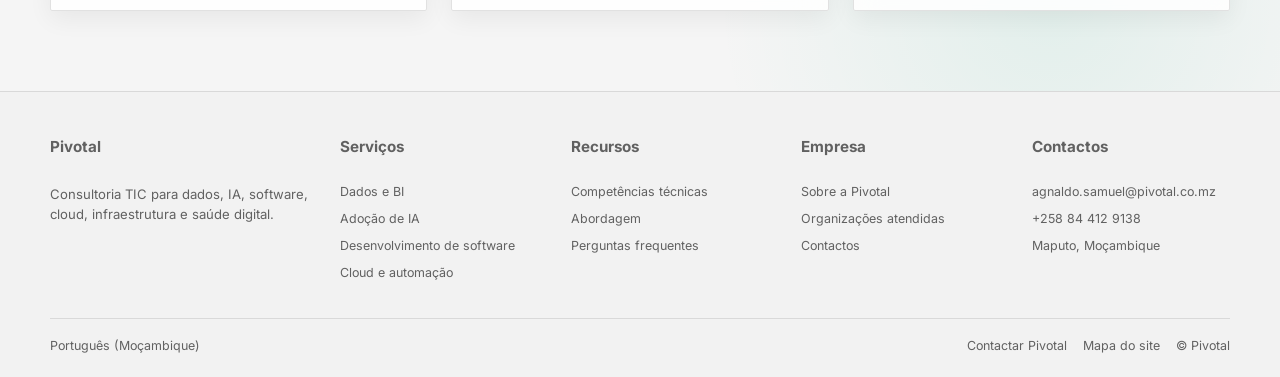
<file: public/contact.html>
<!DOCTYPE html>
<html lang="pt">

<head>
    <meta charset="utf-8">
    <title>Contacto | Pivotal</title>
    <meta content="width=device-width, initial-scale=1.0" name="viewport">
    <meta content="contacto Pivotal, consultoria TIC Maputo, dados, IA, cloud, software, infraestrutura" name="keywords">
    <meta content="Contacte a Pivotal para consultoria TIC em dados, IA, software, cloud, infraestrutura e saúde digital." name="description">
    <link rel="icon" href="img/logo-Photoroom.png" type="image/png">

    <script async src="https://www.googletagmanager.com/gtag/js?id=G-84S9RRLBRZ"></script>
    <script>
        window.dataLayer = window.dataLayer || [];
        function gtag(){dataLayer.push(arguments);}
        gtag('js', new Date());
        gtag('config', 'G-84S9RRLBRZ');
    </script>

    <link rel="preconnect" href="https://fonts.googleapis.com">
    <link rel="preconnect" href="https://fonts.gstatic.com" crossorigin>
    <link href="https://fonts.googleapis.com/css2?family=Inter:wght@400;500;600;700&family=Saira:wght@500;600;700&display=swap" rel="stylesheet">
    <link href="https://cdnjs.cloudflare.com/ajax/libs/font-awesome/5.10.0/css/all.min.css" rel="stylesheet">
    <link href="https://cdn.jsdelivr.net/npm/bootstrap-icons@1.4.1/font/bootstrap-icons.css" rel="stylesheet">
    <link href="lib/animate/animate.min.css" rel="stylesheet">
    <link href="lib/owlcarousel/assets/owl.carousel.min.css" rel="stylesheet">
    <link href="css/bootstrap.min.css" rel="stylesheet">
    <link href="css/style.css" rel="stylesheet">
</head>

<body class="ms-like-page">
    <div id="spinner" class="show position-fixed translate-middle w-100 vh-100 top-50 start-50 d-flex align-items-center justify-content-center">
        <div class="spinner-grow text-primary" role="status"></div>
    </div>

    <header class="ms-topbar">
        <div class="ms-shell">
            <a class="ms-brand" href="index.html" aria-label="Pivotal">
                <img src="img/logo-Photoroom.png" alt="Pivotal Logo">
                <span>Piv<span>otal</span></span>
            </a>
            <button class="ms-menu-button" type="button" data-bs-toggle="collapse" data-bs-target="#msMainNav" aria-label="Abrir navegação">
                <i class="bi bi-list"></i>
            </button>
            <nav id="msMainNav" class="collapse ms-main-nav">
                <a href="index.html">Início</a>
                <a href="service.html">Serviços</a>
                <a href="index.html#resources">Recursos</a>
                <a href="index.html#about">Abordagem</a>
                <a href="contact.html" class="active">Contactos</a>
                <a href="index.html#about-pivotal">Sobre a Pivotal</a>
            </nav>
        </div>
    </header>

    <main>
        <section class="ms-page-hero">
            <div class="ms-shell">
                <div class="row g-5 align-items-center">
                    <div class="col-lg-6">
                        <p class="ms-eyebrow">Contacto</p>
                        <h1>Vamos enquadrar a sua necessidade técnica</h1>
                        <p class="ms-hero-lead">Use o formulário ou contacte diretamente por email e telefone para discutir dados, IA, software, cloud, infraestrutura ou saúde digital.</p>
                    </div>
                    <div class="col-lg-6">
                        <div class="row g-3">
                            <div class="col-md-6"><article class="ms-contact-card"><i class="fa fa-map-marker-alt"></i><h3>Localização</h3><a href="https://goo.gl/maps/Zd4BCynmTb98ivUJ6" target="_blank" rel="noreferrer">Maputo, Moçambique</a></article></div>
                            <div class="col-md-6"><article class="ms-contact-card"><i class="fa fa-phone"></i><h3>Telefone</h3><a href="tel:+258844129138">+258 84 412 9138</a></article></div>
                            <div class="col-12"><article class="ms-contact-card"><i class="fa fa-envelope"></i><h3>Email</h3><a href="mailto:agnaldo.samuel@pivotal.co.mz">agnaldo.samuel@pivotal.co.mz</a></article></div>
                        </div>
                    </div>
                </div>
            </div>
        </section>

        <section class="ms-section">
            <div class="ms-shell">
                <div class="row g-5">
                    <div class="col-lg-5">
                        <p class="ms-eyebrow">Pedido de contacto</p>
                        <h2>Partilhe o contexto do projeto</h2>
                        <p class="ms-copy">Indique a área de interesse, o problema que pretende resolver e a urgência. A resposta será orientada para clarificar próximos passos técnicos.</p>
                    </div>
                    <div class="col-lg-7">
                        <form class="ms-form-card" action="https://formsubmit.co/agnaldo.samuel@pivotal.co.mz" method="POST">
                            <input type="hidden" name="_subject" value="Novo contacto pelo site da Pivotal">
                            <input type="hidden" name="_captcha" value="false">
                            <div class="row g-3">
                                <div class="col-md-6">
                                    <label for="name">Nome</label>
                                    <input id="name" type="text" name="name" placeholder="Nome completo" required>
                                </div>
                                <div class="col-md-6">
                                    <label for="email">Email</label>
                                    <input id="email" type="email" name="email" placeholder="email@organizacao.co.mz" required>
                                </div>
                                <div class="col-md-6">
                                    <label for="organization">Organização</label>
                                    <input id="organization" type="text" name="organization" placeholder="Nome da organização">
                                </div>
                                <div class="col-md-6">
                                    <label for="area">Área de interesse</label>
                                    <select id="area" name="area" required>
                                        <option value="">Selecionar área</option>
                                        <option>Dados e BI</option>
                                        <option>Adoção de IA</option>
                                        <option>Desenvolvimento de software</option>
                                        <option>Cloud e automação</option>
                                        <option>Infraestrutura e hardware</option>
                                        <option>Saúde digital</option>
                                        <option>Formação técnica</option>
                                    </select>
                                </div>
                                <div class="col-12">
                                    <label for="message">Mensagem</label>
                                    <textarea id="message" name="message" rows="6" placeholder="Descreva o contexto, objetivo e prazos relevantes." required></textarea>
                                </div>
                                <div class="col-12">
                                    <button class="ms-btn ms-btn-primary" type="submit">Enviar mensagem</button>
                                </div>
                            </div>
                        </form>
                    </div>
                </div>
            </div>
        </section>

        <section class="ms-section ms-section-muted">
            <div class="ms-shell">
                <div class="ms-section-heading">
                    <p class="ms-eyebrow">Próximos passos</p>
                    <h2>Como avançamos depois do contacto</h2>
                </div>
                <div class="row g-4">
                    <div class="col-md-4"><div class="ms-step"><span>01</span><h3>Clarificação</h3><p>Entendemos o problema, restrições e prioridades.</p></div></div>
                    <div class="col-md-4"><div class="ms-step"><span>02</span><h3>Enquadramento</h3><p>Definimos opções técnicas, escopo inicial e dependências.</p></div></div>
                    <div class="col-md-4"><div class="ms-step"><span>03</span><h3>Proposta</h3><p>Apresentamos uma abordagem proporcional ao contexto e ao objetivo.</p></div></div>
                </div>
            </div>
        </section>
    </main>

    <footer class="ms-footer">
        <div class="ms-shell ms-footer-grid">
            <div class="ms-footer-column ms-footer-summary">
                <strong>Pivotal</strong>
                <p>Consultoria TIC para dados, IA, software, cloud, infraestrutura e saúde digital.</p>
            </div>
            <div class="ms-footer-column">
                <strong>Serviços</strong>
                <a href="service.html#dados">Dados e BI</a>
                <a href="service.html#ia">Adoção de IA</a>
                <a href="service.html#software">Desenvolvimento de software</a>
                <a href="service.html#cloud">Cloud e automação</a>
            </div>
            <div class="ms-footer-column">
                <strong>Recursos</strong>
                <a href="index.html#resources">Competências técnicas</a>
                <a href="index.html#about">Abordagem</a>
                <a href="index.html#faq">Perguntas frequentes</a>
            </div>
            <div class="ms-footer-column">
                <strong>Empresa</strong>
                <a href="index.html#about">Sobre a Pivotal</a>
                <a href="index.html#customers">Organizações atendidas</a>
                <a href="contact.html">Contactos</a>
            </div>
            <div class="ms-footer-column ms-footer-contact">
                <strong>Contactos</strong>
                <a href="mailto:agnaldo.samuel@pivotal.co.mz">agnaldo.samuel@pivotal.co.mz</a>
                <a href="tel:+258844129138">+258 84 412 9138</a>
                <span>Maputo, Moçambique</span>
            </div>
        </div>
        <div class="ms-shell ms-footer-bottom">
            <span>Português (Moçambique)</span>
            <div>
                <a href="contact.html">Contactar Pivotal</a>
                <a href="index.html">Mapa do site</a>
                <span>© Pivotal</span>
            </div>
        </div>
    </footer>

    <a href="#" class="btn btn-secondary btn-square rounded-circle back-to-top" aria-label="Voltar ao topo"><i class="fa fa-arrow-up text-white"></i></a>

    <script src="https://ajax.googleapis.com/ajax/libs/jquery/3.6.4/jquery.min.js"></script>
    <script src="https://cdn.jsdelivr.net/npm/bootstrap@5.0.0/dist/js/bootstrap.bundle.min.js"></script>
    <script src="lib/wow/wow.min.js"></script>
    <script src="lib/easing/easing.min.js"></script>
    <script src="lib/waypoints/waypoints.min.js"></script>
    <script src="lib/owlcarousel/owl.carousel.min.js"></script>
    <script src="js/main.js?v=20260515"></script>
</body>

</html>
</file>
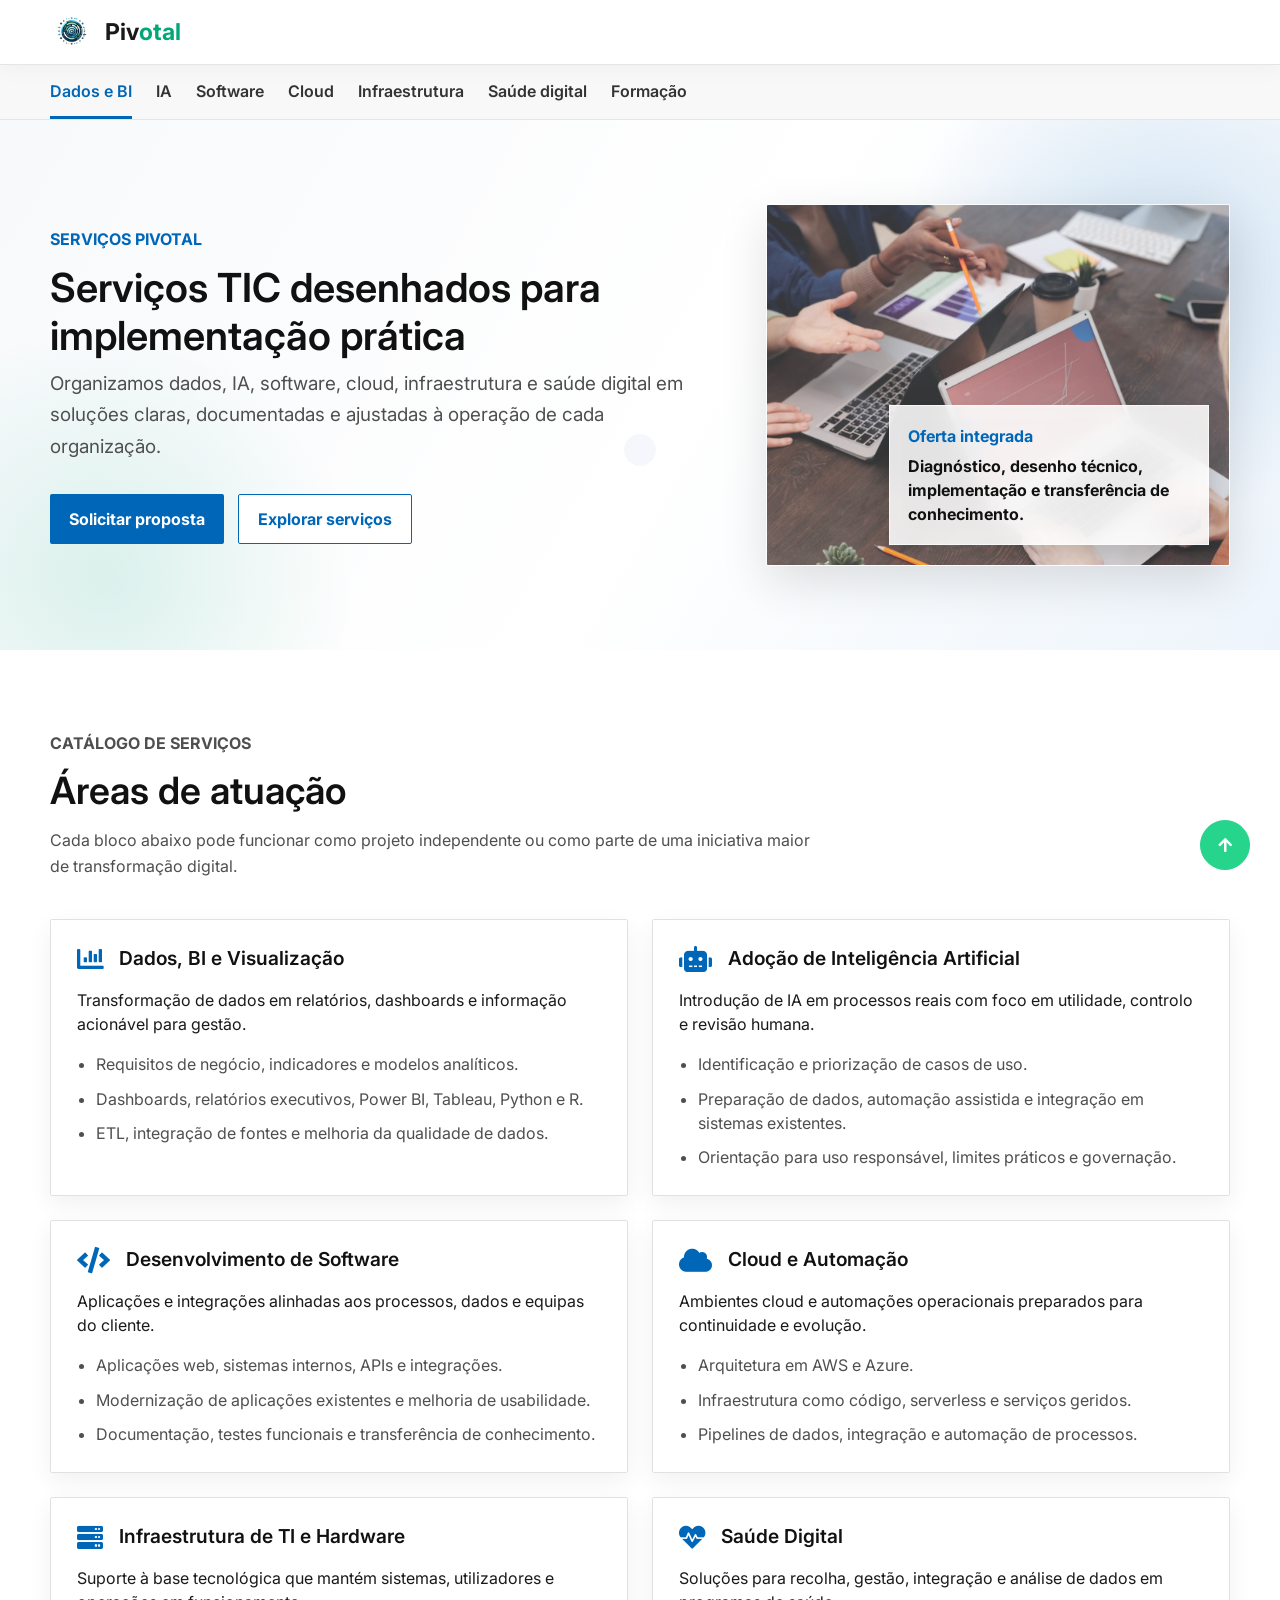
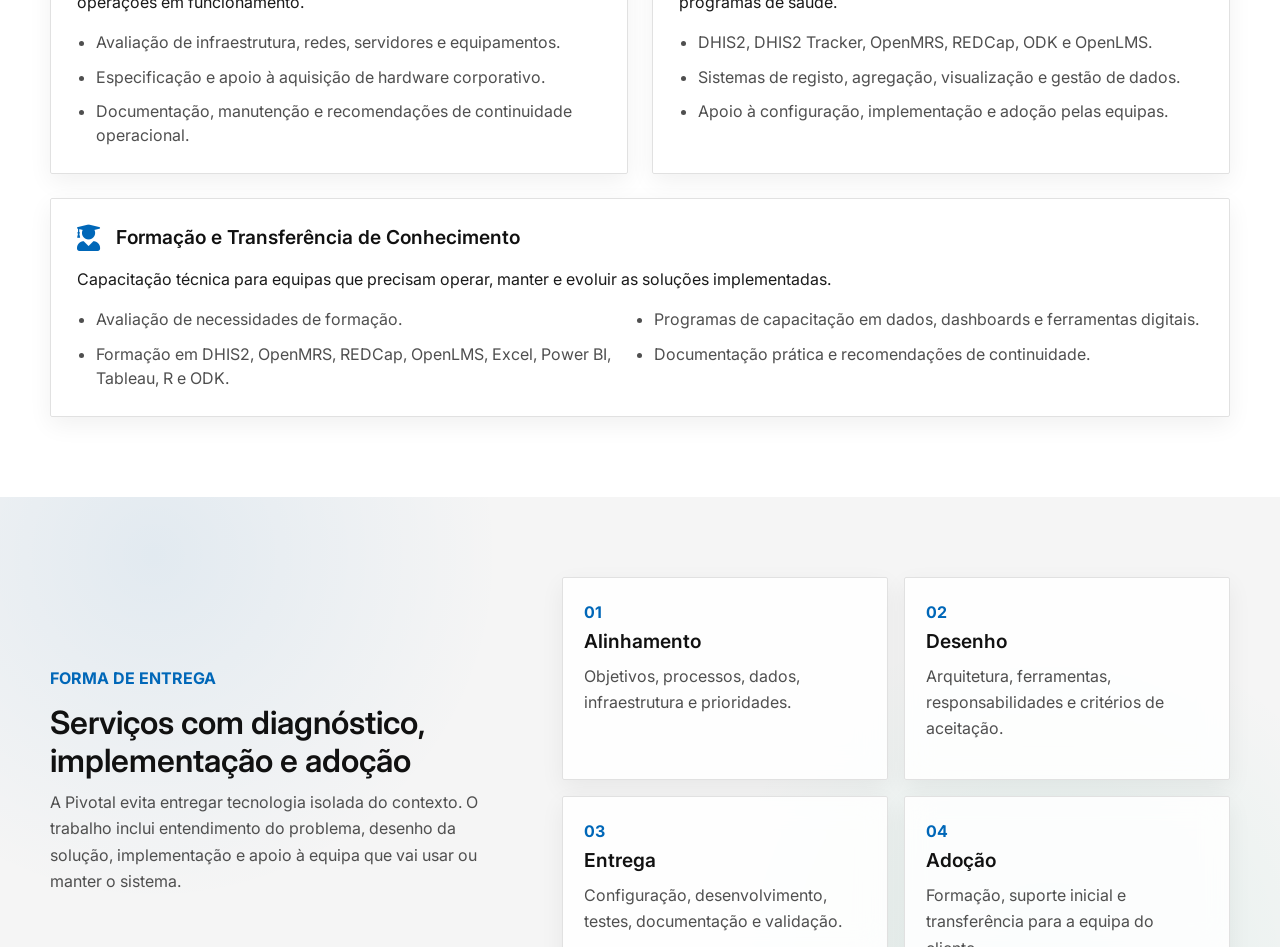
<file: public/project.html>
<!DOCTYPE html>
<html lang="pt">

<head>
    <meta charset="utf-8">
    <title>Pivotal | Redirecionamento</title>
    <meta content="width=device-width, initial-scale=1.0" name="viewport">
    <meta http-equiv="refresh" content="0; url=service.html">
    <meta content="Redirecionamento para a página de serviços da Pivotal." name="description">
    <link rel="canonical" href="service.html">
</head>

<body>
    <p>Redirecionando para <a href="service.html">a página de serviços da Pivotal</a>.</p>
</body>

</html>
</file>
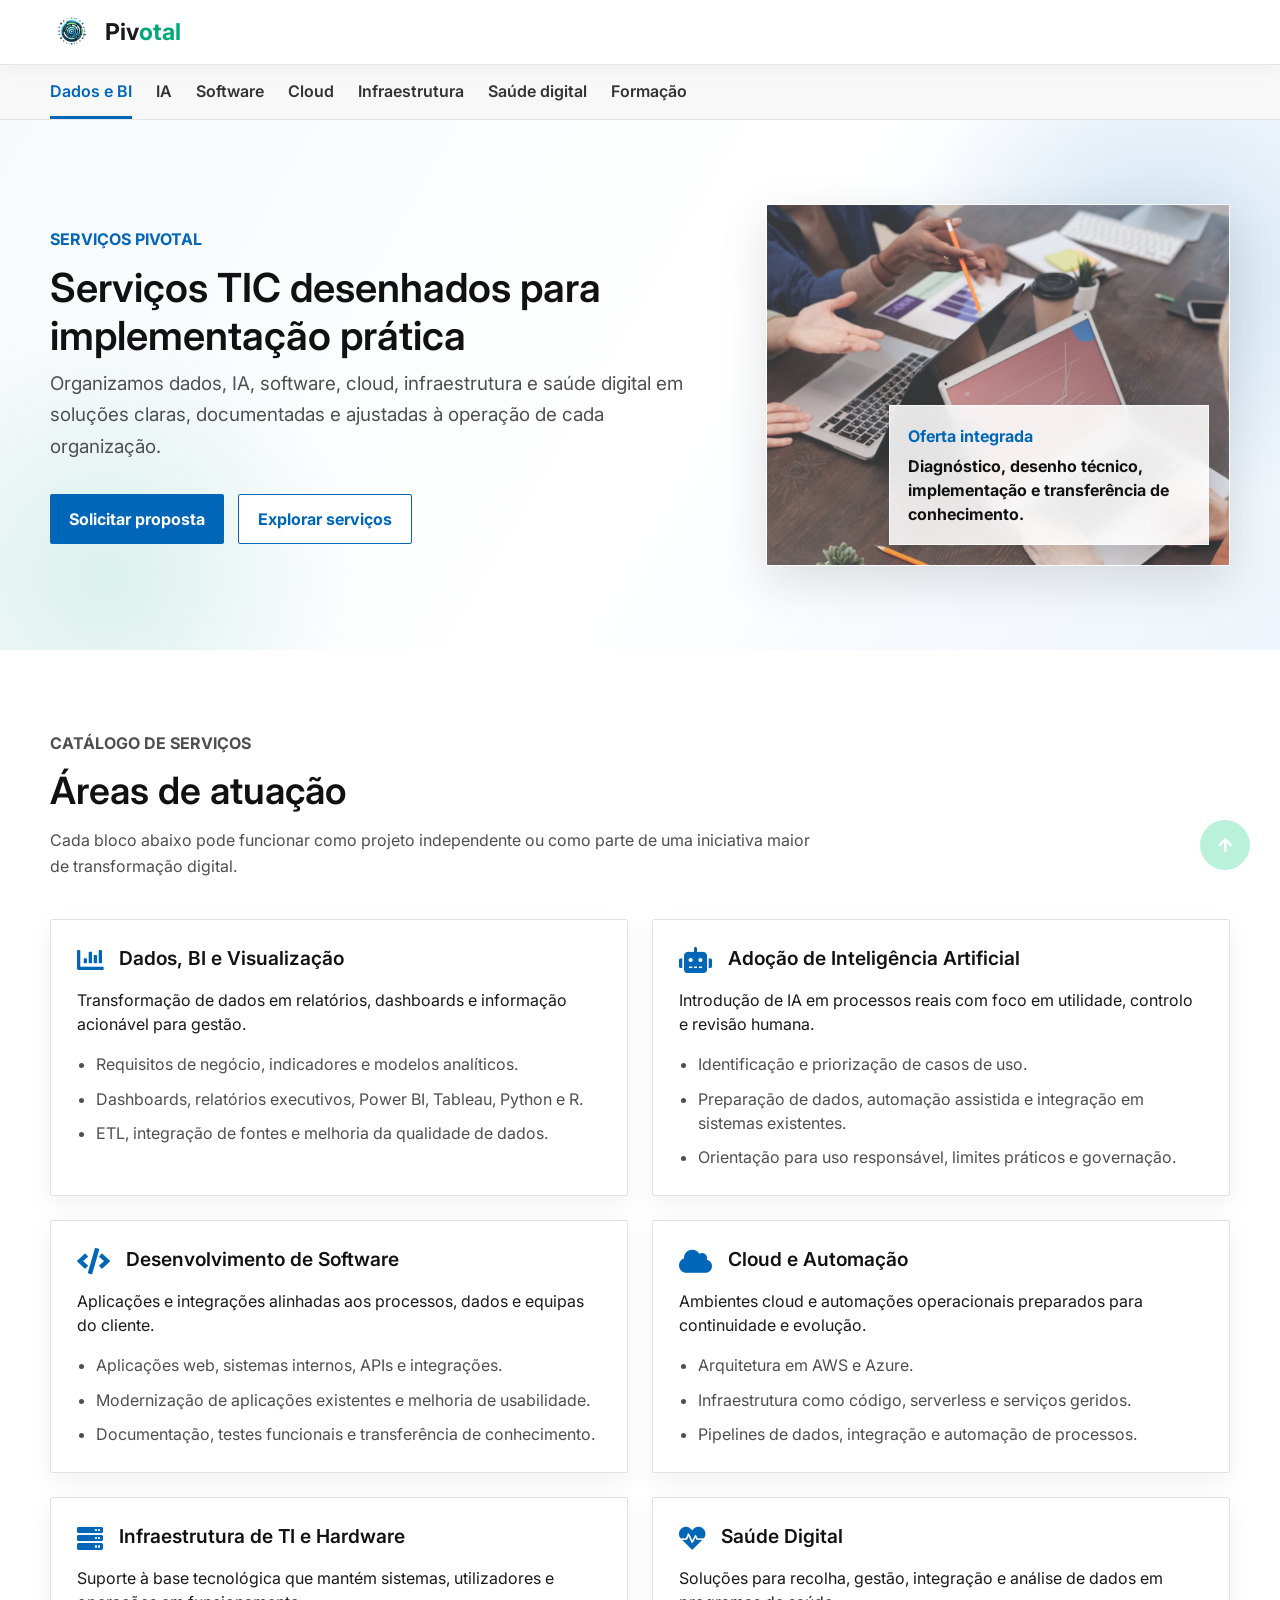
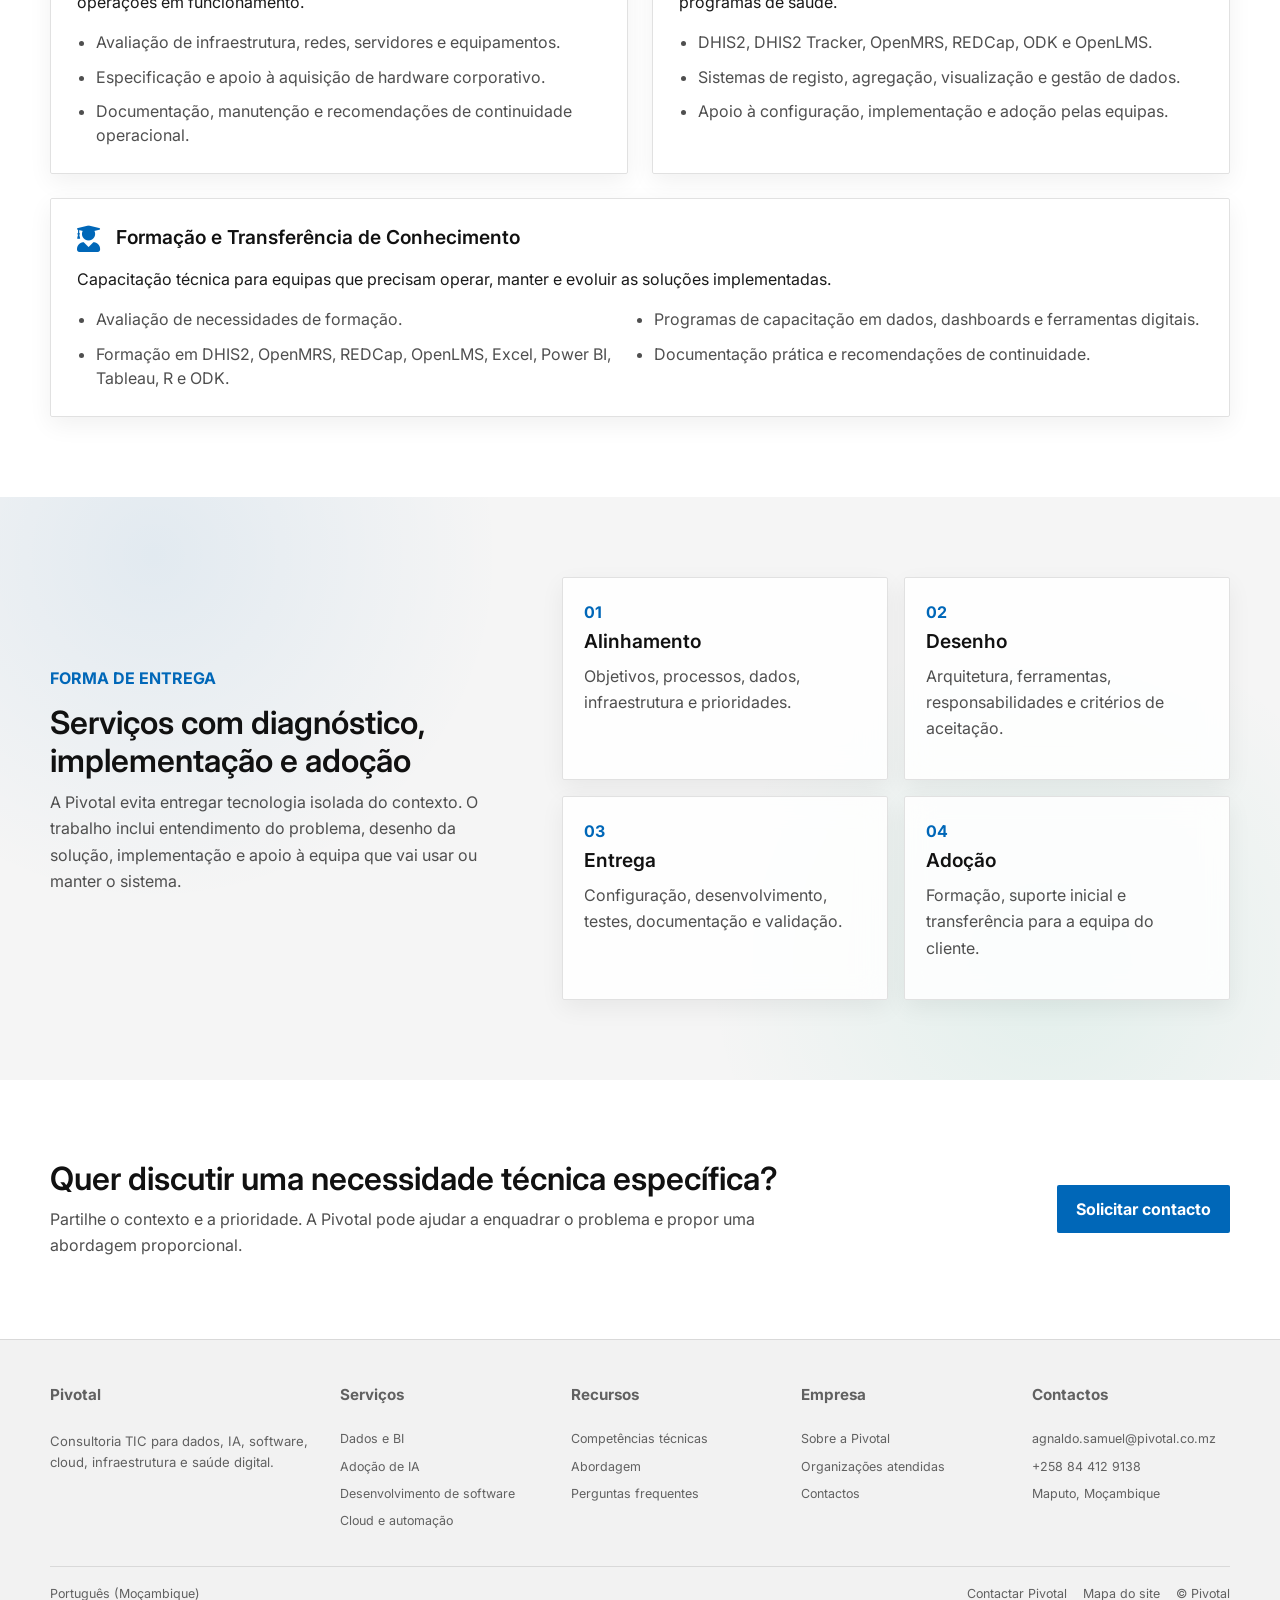
<file: public/service.html>
<!DOCTYPE html>
<html lang="pt">

<head>
    <meta charset="utf-8">
    <title>Serviços | Pivotal</title>
    <meta content="width=device-width, initial-scale=1.0" name="viewport">
    <meta content="serviços TIC, ciência de dados, inteligência artificial, desenvolvimento de software, cloud, infraestrutura de TI, hardware, saúde digital, formação técnica" name="keywords">
    <meta content="Serviços da Pivotal em dados, IA, software, cloud, infraestrutura, hardware, saúde digital e formação técnica." name="description">
    <link rel="icon" href="img/logo-Photoroom.png" type="image/png">

    <script async src="https://www.googletagmanager.com/gtag/js?id=G-84S9RRLBRZ"></script>
    <script>
        window.dataLayer = window.dataLayer || [];
        function gtag(){dataLayer.push(arguments);}
        gtag('js', new Date());
        gtag('config', 'G-84S9RRLBRZ');
    </script>

    <link rel="preconnect" href="https://fonts.googleapis.com">
    <link rel="preconnect" href="https://fonts.gstatic.com" crossorigin>
    <link href="https://fonts.googleapis.com/css2?family=Inter:wght@400;500;600;700&family=Saira:wght@500;600;700&display=swap" rel="stylesheet">
    <link href="https://cdnjs.cloudflare.com/ajax/libs/font-awesome/5.10.0/css/all.min.css" rel="stylesheet">
    <link href="https://cdn.jsdelivr.net/npm/bootstrap-icons@1.4.1/font/bootstrap-icons.css" rel="stylesheet">
    <link href="lib/animate/animate.min.css" rel="stylesheet">
    <link href="lib/owlcarousel/assets/owl.carousel.min.css" rel="stylesheet">
    <link href="css/bootstrap.min.css" rel="stylesheet">
    <link href="css/style.css" rel="stylesheet">
</head>

<body class="ms-like-page">
    <div id="spinner" class="show position-fixed translate-middle w-100 vh-100 top-50 start-50 d-flex align-items-center justify-content-center">
        <div class="spinner-grow text-primary" role="status"></div>
    </div>

    <header class="ms-topbar">
        <div class="ms-shell">
            <a class="ms-brand" href="index.html" aria-label="Pivotal">
                <img src="img/logo-Photoroom.png" alt="Pivotal Logo">
                <span>Piv<span>otal</span></span>
            </a>
            <button class="ms-menu-button" type="button" data-bs-toggle="collapse" data-bs-target="#msMainNav" aria-label="Abrir navegação">
                <i class="bi bi-list"></i>
            </button>
            <nav id="msMainNav" class="collapse ms-main-nav">
                <a href="index.html">Início</a>
                <a href="service.html" class="active">Serviços</a>
                <a href="index.html#resources">Recursos</a>
                <a href="index.html#about">Abordagem</a>
                <a href="contact.html">Contactos</a>
                <a href="index.html#about-pivotal">Sobre a Pivotal</a>
            </nav>
        </div>
    </header>

    <nav class="ms-subnav" aria-label="Secções de serviços">
        <div class="ms-shell">
            <a href="#dados">Dados e BI</a>
            <a href="#ia">IA</a>
            <a href="#software">Software</a>
            <a href="#cloud">Cloud</a>
            <a href="#infra">Infraestrutura</a>
            <a href="#saude">Saúde digital</a>
            <a href="#formacao">Formação</a>
        </div>
    </nav>

    <main>
        <section class="ms-page-hero">
            <div class="ms-shell">
                <div class="row g-5 align-items-center">
                    <div class="col-lg-7">
                        <p class="ms-eyebrow">Serviços Pivotal</p>
                        <h1>Serviços TIC desenhados para implementação prática</h1>
                        <p class="ms-hero-lead">Organizamos dados, IA, software, cloud, infraestrutura e saúde digital em soluções claras, documentadas e ajustadas à operação de cada organização.</p>
                        <div class="ms-actions">
                            <a class="ms-btn ms-btn-primary" href="contact.html">Solicitar proposta</a>
                            <a class="ms-btn ms-btn-secondary" href="#dados">Explorar serviços</a>
                        </div>
                    </div>
                    <div class="col-lg-5">
                        <div class="ms-hero-panel">
                            <img src="img/hero-consulting-team.jpg" alt="Equipa profissional a analisar dados em ambiente corporativo">
                            <div class="ms-panel-card">
                                <span>Oferta integrada</span>
                                <strong>Diagnóstico, desenho técnico, implementação e transferência de conhecimento.</strong>
                            </div>
                        </div>
                    </div>
                </div>
            </div>
        </section>

        <section class="ms-section">
            <div class="ms-shell">
                <div class="ms-section-heading">
                    <p class="ms-eyebrow">Catálogo de serviços</p>
                    <h2>Áreas de atuação</h2>
                    <p>Cada bloco abaixo pode funcionar como projeto independente ou como parte de uma iniciativa maior de transformação digital.</p>
                </div>
                <div class="row g-4">
                    <div class="col-lg-6" id="dados">
                        <article class="ms-service-card">
                            <div class="ms-service-head"><i class="fa fa-chart-bar"></i><h3>Dados, BI e Visualização</h3></div>
                            <p>Transformação de dados em relatórios, dashboards e informação acionável para gestão.</p>
                            <ul class="ms-service-list">
                                <li>Requisitos de negócio, indicadores e modelos analíticos.</li>
                                <li>Dashboards, relatórios executivos, Power BI, Tableau, Python e R.</li>
                                <li>ETL, integração de fontes e melhoria da qualidade de dados.</li>
                            </ul>
                        </article>
                    </div>
                    <div class="col-lg-6" id="ia">
                        <article class="ms-service-card">
                            <div class="ms-service-head"><i class="fa fa-robot"></i><h3>Adoção de Inteligência Artificial</h3></div>
                            <p>Introdução de IA em processos reais com foco em utilidade, controlo e revisão humana.</p>
                            <ul class="ms-service-list">
                                <li>Identificação e priorização de casos de uso.</li>
                                <li>Preparação de dados, automação assistida e integração em sistemas existentes.</li>
                                <li>Orientação para uso responsável, limites práticos e governação.</li>
                            </ul>
                        </article>
                    </div>
                    <div class="col-lg-6" id="software">
                        <article class="ms-service-card">
                            <div class="ms-service-head"><i class="fa fa-code"></i><h3>Desenvolvimento de Software</h3></div>
                            <p>Aplicações e integrações alinhadas aos processos, dados e equipas do cliente.</p>
                            <ul class="ms-service-list">
                                <li>Aplicações web, sistemas internos, APIs e integrações.</li>
                                <li>Modernização de aplicações existentes e melhoria de usabilidade.</li>
                                <li>Documentação, testes funcionais e transferência de conhecimento.</li>
                            </ul>
                        </article>
                    </div>
                    <div class="col-lg-6" id="cloud">
                        <article class="ms-service-card">
                            <div class="ms-service-head"><i class="fa fa-cloud"></i><h3>Cloud e Automação</h3></div>
                            <p>Ambientes cloud e automações operacionais preparados para continuidade e evolução.</p>
                            <ul class="ms-service-list">
                                <li>Arquitetura em AWS e Azure.</li>
                                <li>Infraestrutura como código, serverless e serviços geridos.</li>
                                <li>Pipelines de dados, integração e automação de processos.</li>
                            </ul>
                        </article>
                    </div>
                    <div class="col-lg-6" id="infra">
                        <article class="ms-service-card">
                            <div class="ms-service-head"><i class="fa fa-server"></i><h3>Infraestrutura de TI e Hardware</h3></div>
                            <p>Suporte à base tecnológica que mantém sistemas, utilizadores e operações em funcionamento.</p>
                            <ul class="ms-service-list">
                                <li>Avaliação de infraestrutura, redes, servidores e equipamentos.</li>
                                <li>Especificação e apoio à aquisição de hardware corporativo.</li>
                                <li>Documentação, manutenção e recomendações de continuidade operacional.</li>
                            </ul>
                        </article>
                    </div>
                    <div class="col-lg-6" id="saude">
                        <article class="ms-service-card">
                            <div class="ms-service-head"><i class="fa fa-heartbeat"></i><h3>Saúde Digital</h3></div>
                            <p>Soluções para recolha, gestão, integração e análise de dados em programas de saúde.</p>
                            <ul class="ms-service-list">
                                <li>DHIS2, DHIS2 Tracker, OpenMRS, REDCap, ODK e OpenLMS.</li>
                                <li>Sistemas de registo, agregação, visualização e gestão de dados.</li>
                                <li>Apoio à configuração, implementação e adoção pelas equipas.</li>
                            </ul>
                        </article>
                    </div>
                    <div class="col-lg-12" id="formacao">
                        <article class="ms-service-card ms-service-card-wide">
                            <div class="ms-service-head"><i class="fa fa-user-graduate"></i><h3>Formação e Transferência de Conhecimento</h3></div>
                            <p>Capacitação técnica para equipas que precisam operar, manter e evoluir as soluções implementadas.</p>
                            <ul class="ms-service-list ms-two-column-list">
                                <li>Avaliação de necessidades de formação.</li>
                                <li>Programas de capacitação em dados, dashboards e ferramentas digitais.</li>
                                <li>Formação em DHIS2, OpenMRS, REDCap, OpenLMS, Excel, Power BI, Tableau, R e ODK.</li>
                                <li>Documentação prática e recomendações de continuidade.</li>
                            </ul>
                        </article>
                    </div>
                </div>
            </div>
        </section>

        <section class="ms-section ms-section-muted">
            <div class="ms-shell">
                <div class="row g-5 align-items-center">
                    <div class="col-lg-5">
                        <p class="ms-eyebrow">Forma de entrega</p>
                        <h2>Serviços com diagnóstico, implementação e adoção</h2>
                        <p class="ms-copy">A Pivotal evita entregar tecnologia isolada do contexto. O trabalho inclui entendimento do problema, desenho da solução, implementação e apoio à equipa que vai usar ou manter o sistema.</p>
                    </div>
                    <div class="col-lg-7">
                        <div class="row g-3">
                            <div class="col-md-6"><div class="ms-step"><span>01</span><h3>Alinhamento</h3><p>Objetivos, processos, dados, infraestrutura e prioridades.</p></div></div>
                            <div class="col-md-6"><div class="ms-step"><span>02</span><h3>Desenho</h3><p>Arquitetura, ferramentas, responsabilidades e critérios de aceitação.</p></div></div>
                            <div class="col-md-6"><div class="ms-step"><span>03</span><h3>Entrega</h3><p>Configuração, desenvolvimento, testes, documentação e validação.</p></div></div>
                            <div class="col-md-6"><div class="ms-step"><span>04</span><h3>Adoção</h3><p>Formação, suporte inicial e transferência para a equipa do cliente.</p></div></div>
                        </div>
                    </div>
                </div>
            </div>
        </section>

        <section class="ms-section ms-next">
            <div class="ms-shell">
                <div class="row g-4">
                    <div class="col-lg-8">
                        <h2>Quer discutir uma necessidade técnica específica?</h2>
                        <p class="ms-copy mb-0">Partilhe o contexto e a prioridade. A Pivotal pode ajudar a enquadrar o problema e propor uma abordagem proporcional.</p>
                    </div>
                    <div class="col-lg-4 d-flex align-items-center justify-content-lg-end">
                        <a class="ms-btn ms-btn-primary" href="contact.html">Solicitar contacto</a>
                    </div>
                </div>
            </div>
        </section>
    </main>

    <footer class="ms-footer">
        <div class="ms-shell ms-footer-grid">
            <div class="ms-footer-column ms-footer-summary">
                <strong>Pivotal</strong>
                <p>Consultoria TIC para dados, IA, software, cloud, infraestrutura e saúde digital.</p>
            </div>
            <div class="ms-footer-column">
                <strong>Serviços</strong>
                <a href="#dados">Dados e BI</a>
                <a href="#ia">Adoção de IA</a>
                <a href="#software">Desenvolvimento de software</a>
                <a href="#cloud">Cloud e automação</a>
            </div>
            <div class="ms-footer-column">
                <strong>Recursos</strong>
                <a href="index.html#resources">Competências técnicas</a>
                <a href="index.html#about">Abordagem</a>
                <a href="index.html#faq">Perguntas frequentes</a>
            </div>
            <div class="ms-footer-column">
                <strong>Empresa</strong>
                <a href="index.html#about">Sobre a Pivotal</a>
                <a href="index.html#customers">Organizações atendidas</a>
                <a href="contact.html">Contactos</a>
            </div>
            <div class="ms-footer-column ms-footer-contact">
                <strong>Contactos</strong>
                <a href="mailto:agnaldo.samuel@pivotal.co.mz">agnaldo.samuel@pivotal.co.mz</a>
                <a href="tel:+258844129138">+258 84 412 9138</a>
                <span>Maputo, Moçambique</span>
            </div>
        </div>
        <div class="ms-shell ms-footer-bottom">
            <span>Português (Moçambique)</span>
            <div>
                <a href="contact.html">Contactar Pivotal</a>
                <a href="index.html">Mapa do site</a>
                <span>© Pivotal</span>
            </div>
        </div>
    </footer>

    <a href="#" class="btn btn-secondary btn-square rounded-circle back-to-top" aria-label="Voltar ao topo"><i class="fa fa-arrow-up text-white"></i></a>

    <script src="https://ajax.googleapis.com/ajax/libs/jquery/3.6.4/jquery.min.js"></script>
    <script src="https://cdn.jsdelivr.net/npm/bootstrap@5.0.0/dist/js/bootstrap.bundle.min.js"></script>
    <script src="lib/wow/wow.min.js"></script>
    <script src="lib/easing/easing.min.js"></script>
    <script src="lib/waypoints/waypoints.min.js"></script>
    <script src="lib/owlcarousel/owl.carousel.min.js"></script>
    <script src="js/main.js?v=20260515"></script>
</body>

</html>
</file>
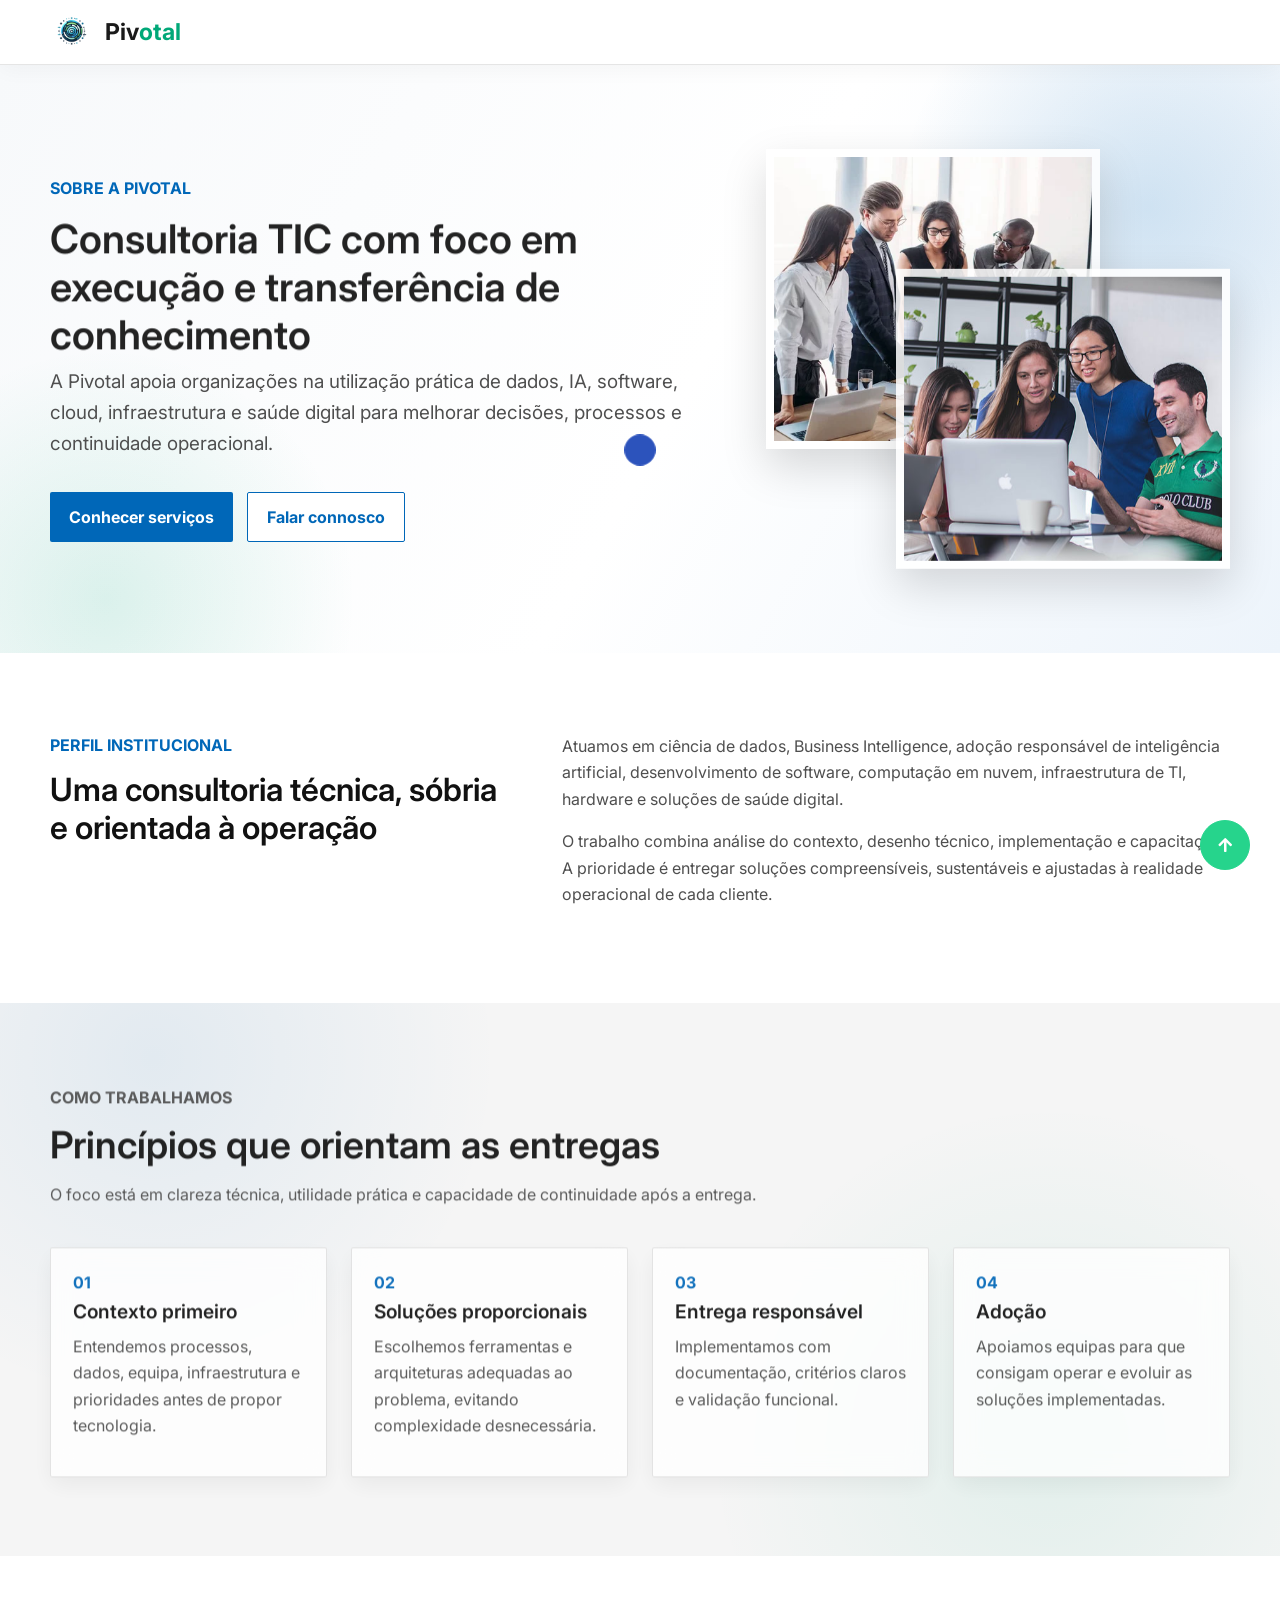
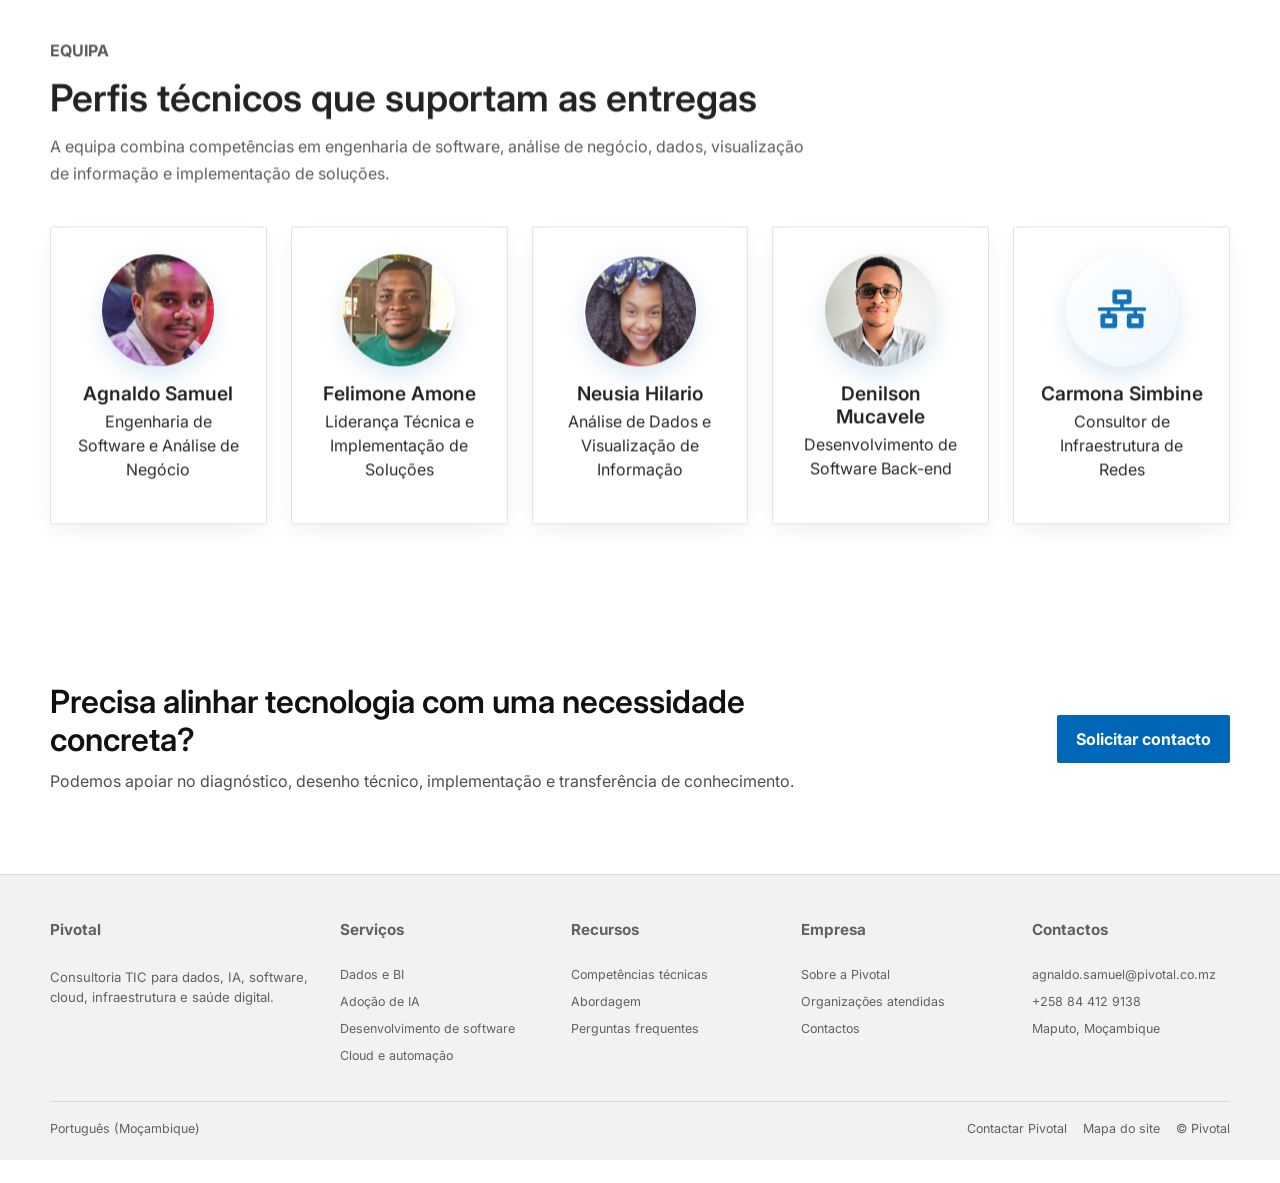
<file: public/team.html>
<!DOCTYPE html>
<html lang="pt">

<head>
    <meta charset="utf-8">
    <title>Pivotal | Redirecionamento</title>
    <meta content="width=device-width, initial-scale=1.0" name="viewport">
    <meta http-equiv="refresh" content="0; url=about.html">
    <meta content="Redirecionamento para a página Sobre da Pivotal." name="description">
    <link rel="canonical" href="index.html#about">
</head>

<body>
    <p>Redirecionando para <a href="index.html#about">a página Sobre da Pivotal</a>.</p>
</body>

</html>
</file>
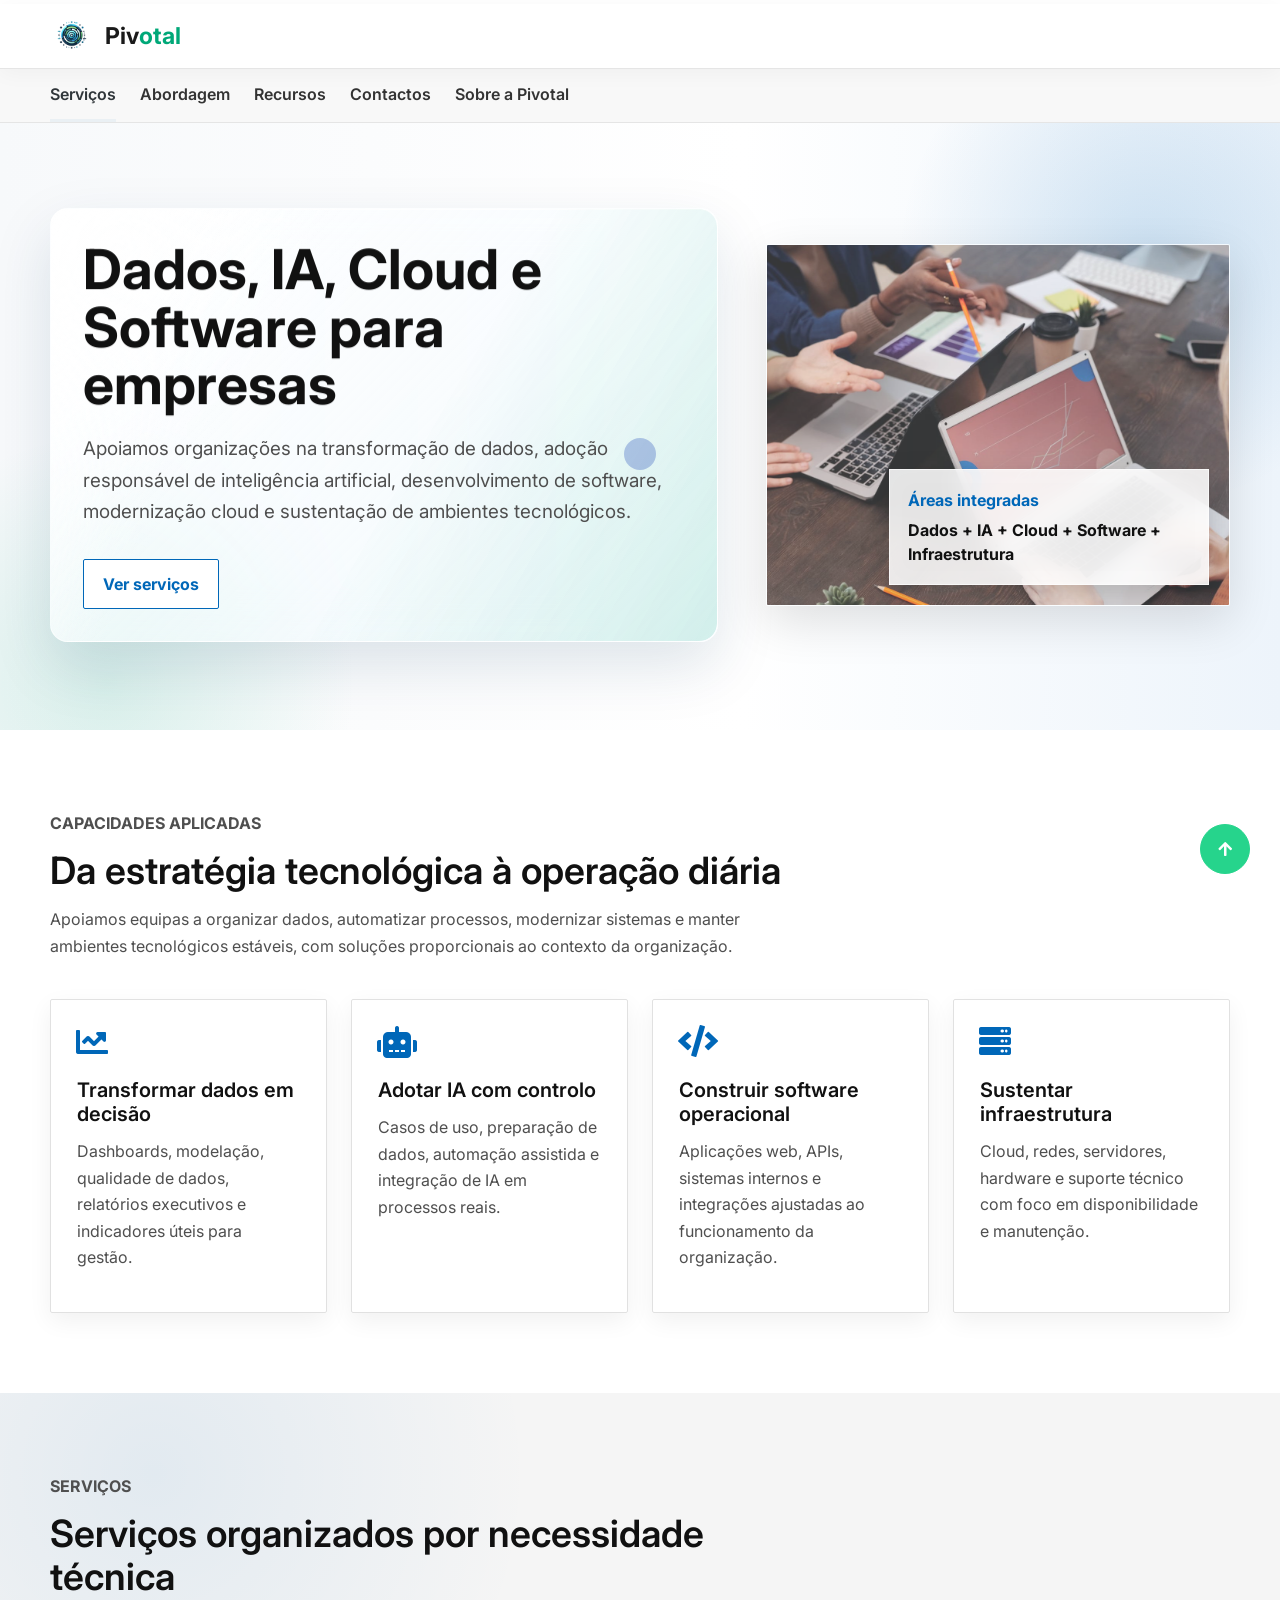
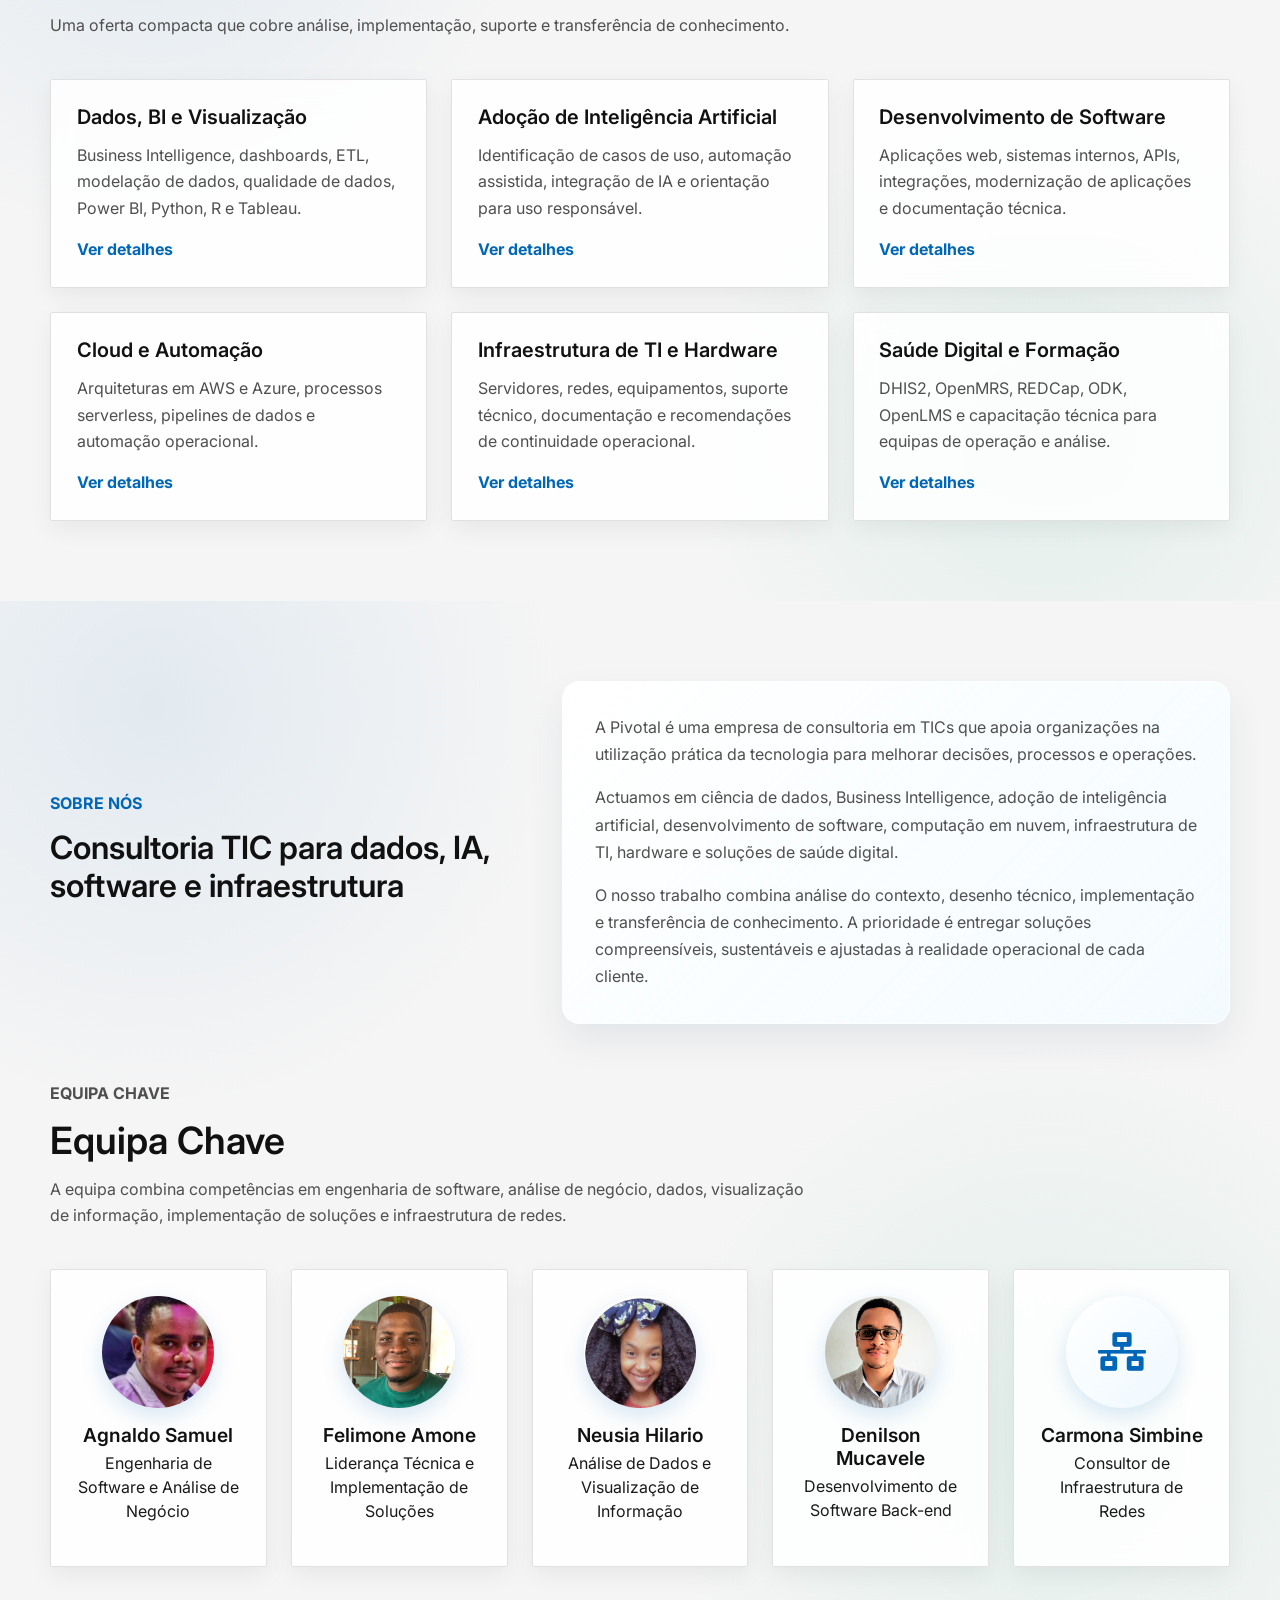
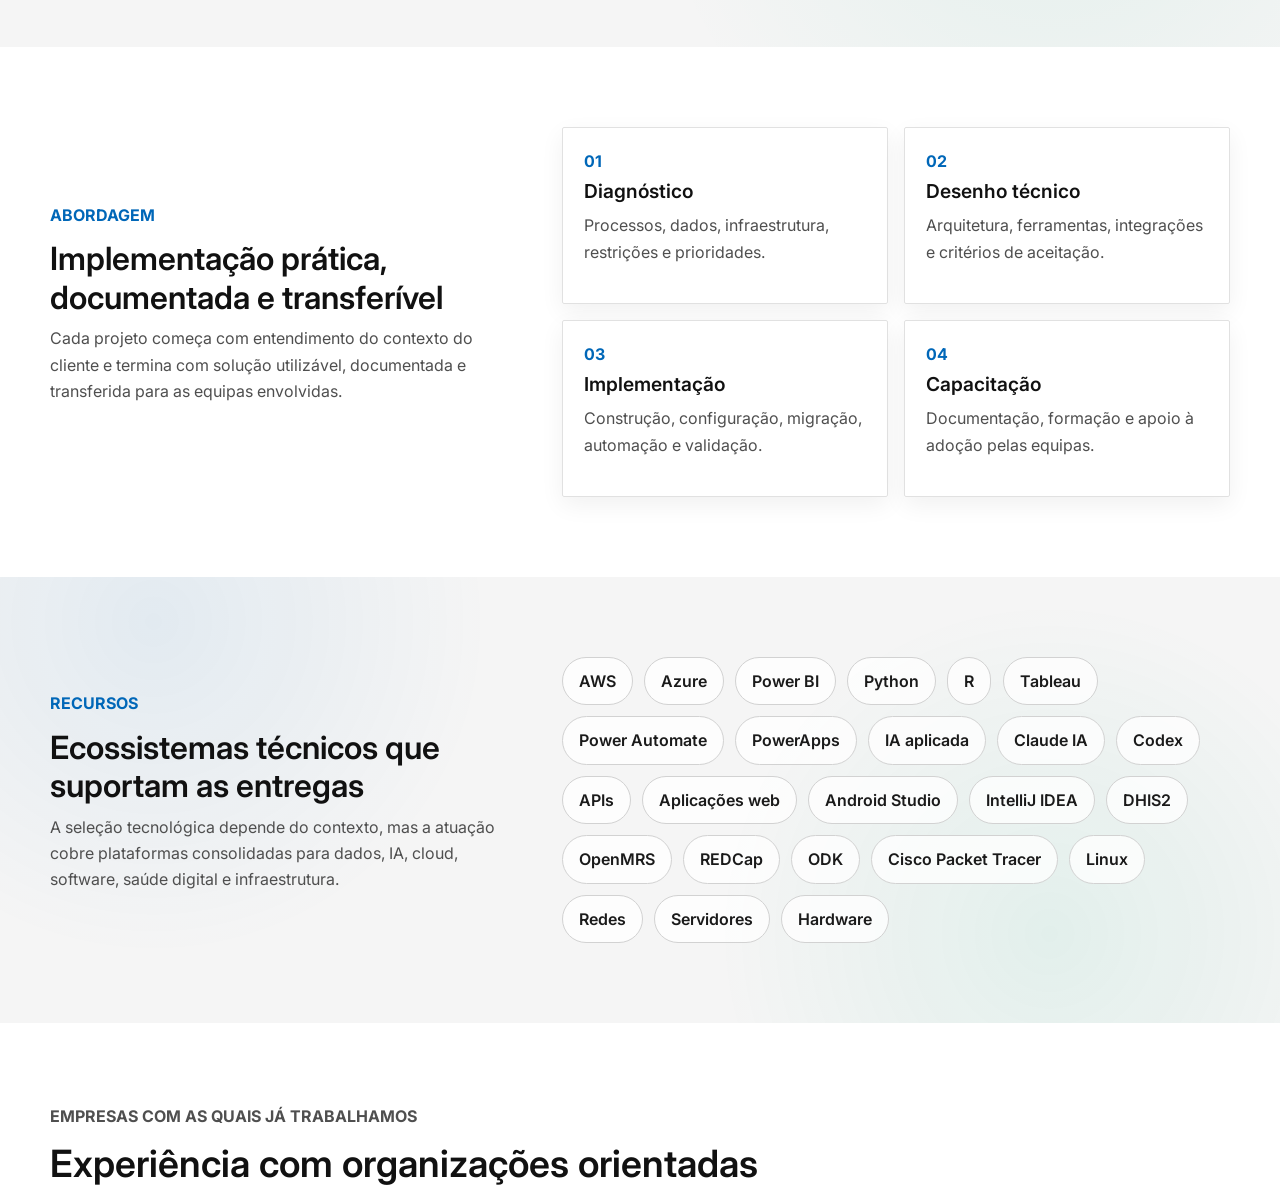
<file: public/testimonial.html>
<!DOCTYPE html>
<html lang="pt">

<head>
    <meta charset="utf-8">
    <title>Pivotal | Redirecionamento</title>
    <meta content="width=device-width, initial-scale=1.0" name="viewport">
    <meta http-equiv="refresh" content="0; url=index.html#customers">
    <meta content="Redirecionamento para a secção de setores da Pivotal." name="description">
    <link rel="canonical" href="index.html#customers">
</head>

<body>
    <p>Redirecionando para <a href="index.html#customers">a secção de setores da Pivotal</a>.</p>
</body>

</html>
</file>
<file: public/css/style.css>
/*** Spinner Start ***/

#spinner {
    opacity: 0;
    visibility: hidden;
    transition: opacity .8s ease-out, visibility 0s linear .5s;
    z-index: 99999;
 }

 #spinner.show {
     transition: opacity .8s ease-out, visibility 0s linear .0s;
     visibility: visible;
     opacity: 1;
 }

/*** Spinner End ***/


/*** Button Start ***/
.btn {
    font-weight: 600;
    transition: .5s;
}

.btn-square {
    width: 38px;
    height: 38px;
}

.btn-sm-square {
    width: 32px;
    height: 32px;
}

.btn-md-square {
    width: 46px;
    height: 46px;
}

.btn-lg-square {
    width: 58px;
    height: 58px;
}

.btn-square,
.btn-sm-square,
.btn-md-square,
.btn-lg-square {
    padding: 0;
    display: flex;
    align-items: center;
    justify-content: center;
    font-weight: normal;
}

.back-to-top {
    position: fixed;
    width: 50px;
    height: 50px;
    right: 30px;
    bottom: 30px;
    z-index: 99;
}

/*** Button End ***/


/*** Topbar Start ***/

.topbar .top-info {
    letter-spacing: 1px;
}

.topbar .top-link {
    display: flex;
    align-items: center;
    justify-content: center;
}

.topbar .top-link a {
    margin-right: 10px;
}

#note {
    width: 500px;
    overflow: hidden;
}

#note small {
    position: relative;
    display: inline-block;
    animation: mymove 5s infinite;
    animation-timing-function: all;
}

@keyframes mymove {
    from {left: -100%;}
    to {left: 100%;}
}

/*** Topbar End ***/


/*** Navbar Start ***/
.navbar .navbar-nav {
    padding: 15px 0;
}

.navbar .navbar-nav .nav-link {
    padding: 10px;
    color: var(--bs-white);
    font-size: 18px;
    outline: none;
    
}

.navbar .navbar-nav .nav-link:hover,
.navbar .navbar-nav .nav-link.active {
    color: var(--bs-secondary) !important;
}

.navbar .dropdown-toggle::after {
    border: none;
    content: "\f107";
    font-family: "font awesome 5 free";
    font-weight: 900;
    vertical-align: middle;
    margin-left: 8px;
}

@media (min-width: 992px) {
    .navbar .nav-item .dropdown-menu {
        display: block;
        visibility: hidden;
        top: 100%;
        transform: rotateX(-75deg);
        transform-origin: 0% 0%;
        transition: .5s;
        opacity: 0;
    }
}

.navbar .nav-item:hover .dropdown-menu {
    transform: rotateX(0deg);
    visibility: visible;
    transition: .5s;
    opacity: 1;
}

/*** Navbar End ***/


/*** Carousel Start ***/

.carousel-item {
    position: relative;
}

.carousel-item::after {
    content: "";
    width: 100%;
    height: 100%;
    position: absolute;
    top: 0;
    left: 0;
    background: rgba(0, 0, 0, .6);
}

.carousel-caption {
    height: 100%;
    display: flex;
    align-items: center;
    justify-content: center;
    z-index: 1;
}

.carousel-item p {
    max-width: 700px;
    margin: 0 auto 35px auto;
}

.carousel-control-prev {
    width: 90px;
    height: 60px;
    position: absolute;
    top: 50%;
    left: 0;
    background: var(--bs-primary);
    border-radius: 0 50px 50px 0;
    opacity: 1;
}

.carousel-control-prev:hover {
    background: var(--bs-secondary);
    transition: .8s;
}

.carousel-control-next {
    width: 90px;
    height: 60px;
    position: absolute;
    top: 50%;
    right: 0;
    background: var(--bs-primary);
    border-radius: 50px 0 0 50px;
    opacity: 1;
}

.carousel-control-next:hover {
    background: var(--bs-secondary);
    transition: .8s;
}

.carousel-caption .carousel-content a button.carousel-content-btn1 {
    background: var(--bs-secondary);
    color: var(--bs-dark);
    opacity: 1;
    border: 0;
    border-radius: 20px;
}

.carousel-caption .carousel-content a button.carousel-content-btn1:hover {
    background: var(--bs-primary);
    color: #ffffff;
    border: 0;
    opacity: 1;
    transition: 1s;
    border-radius: 20px;
}

.carousel-caption .carousel-content a button.carousel-content-btn2 {
    background: var(--bs-primary);
    color: var(--bs-white);
    opacity: 1;
    border: 0;
    border-radius: 20px;
}

.carousel-caption .carousel-content a button.carousel-content-btn2:hover {
    background: var(--bs-secondary);
    color: var(--bs-dark);
    border: 0;
    opacity: 1;
    transition: 1s;
    border-radius: 20px;
}

#carouselId .carousel-indicators li {
    width: 30px;
    height: 10px;
    background: var(--bs-primary);
    margin: 10px;
    border-radius: 30px;
    opacity: 1;
}

#carouselId .carousel-indicators li:hover {
    background: var(--bs-secondary);
    opacity: 1;
}

@media (max-width: 992px) {
    .carousel-item {
        min-height: 500px;
    }
    
    .carousel-item img {
        min-height: 500px;
        object-fit: cover;
    }

    .carousel-item h1 {
        font-size: 40px !important;
    }

    .carousel-item p {
        font-size: 16px !important;
    }
}

@media (max-width: 768px) {
    .carousel-item {
        min-height: 400px;
    }
    
    .carousel-item img {
        min-height: 400px;
        object-fit: cover;
    }

    .carousel-item h1 {
        font-size: 28px !important;
    }

    .carousel-item p {
        font-size: 14px !important;
    }
}

.page-header {
    background: linear-gradient(rgba(0, 0, 0, .6), rgba(0, 0, 0, .6)), url(../img/carousel-1.jpg) center center no-repeat;
    background-size: cover;
}

.page-header .breadcrumb-item+.breadcrumb-item::before {
    color: var(--bs-white);
}

.page-header .breadcrumb-item,
.page-header .breadcrumb-item a {
    font-size: 18px;
    color: var(--bs-white);
}

/*** Carousel End ***/


/*** Services Start ***/

.services .services-item {
    box-shadow: 0 0 60px rgba(0, 0, 0, .2);
    width: 100%;
    height: 100%;
    border-radius: 10px;
    padding: 10px 0;
    position: relative;
}


.services-content::after {
    position: absolute;
    content: "";
    width: 100%;
    height: 0;
    top: 0;
    left: 0;
    border-radius: 10px 10px 0 0;
    background: rgba(3, 43, 243, 0.8);
    transition: .5s;
}

.services-content::after {
    top: 0;
    bottom: auto;
    border-radius: 10px 10px 10px 10px;
}

.services-item:hover .services-content::after {
    height: 100%;
    opacity: 1;
    transition: .5s;
}

.services-item:hover .services-content-icon {
    position: relative;
    z-index: 2;
}

.services-item .services-content-icon i,
.services-item .services-content-icon p {
    transition: .5s;
}

.services-item:hover .services-content-icon i {
    color: var(--bs-secondary) !important;
}

.services-item:hover .services-content-icon p {
    color: var(--bs-white);
}

/*** Services End ***/


/*** Project Start ***/

.project-img {
    position: relative;
    padding: 15px;
}

.project-img::before {
    content: "";
    position: absolute;
    width: 150px;
    height: 150px;
    top: 0;
    left: 0;
    background: var(--bs-secondary);
    border-radius: 10px;
    opacity: 1;
    z-index: -1;
    transition: .5s;
}

.project-img::after {
    content: "";
    width: 150px;
    height: 150px;
    position: absolute;
    right: 0;
    bottom: 0;
    background: var(--bs-primary);
    border-radius: 10px;
    opacity: 1;
    z-index: -1;
    transition: .5s;
}

.project-content {
    position: absolute;
    width: 100%;
    height: 100%;
    top: 0;
    left: 0;
    display: flex;
    align-items: center;
    justify-content: center;
    opacity: 0;
}

.project-content a {
    display: inline-block;
    padding: 20px 25px;
    background: var(--bs-primary);
    border-radius: 10px;
}

.project-item:hover .project-content {
    opacity: 1;
    transition: .5s;
}

.project-item:hover .project-img::before,
.project-item:hover .project-img::after {
    opacity: 0;
}

/*** Project End ***/


/*** Blog Start ***/
.blog-item .blog-btn {
    z-index: 2;
}

.blog-btn .blog-btn-icon {
    height: 50px;
    position: relative;
    overflow: hidden;
}

.blog-btn-icon .blog-icon-2 {
    display: flex;
    position: absolute;
    top: 6px;
    left: -140px;
    
}

.blog-btn-icon:hover .blog-icon-2 {
    transition: 1s;
    left: 5px;
    top: 6px;
    padding-bottom: 5px;
}
.blog-icon-1 {
    position: relative;
    top: -4px;
}
.blog-btn-icon:hover .blog-icon-1 {
    top: 0;
    right: -140px;
    transition: 1s;
}

/*** Blog End ***/


/*** Team Start ***/

.team-item {
    border-top: 30px solid var(--bs-secondary) !important;
    background: rgba(239, 239, 241, 0.8);
}

.team-content::before {
    height: 200px;
    display: block;
    content: "";
    position: relative;
    top: -101px;
    background: var(--bs-secondary);
    clip-path: polygon(50% 50%, 100% 50%, 50% 100%, 0% 50%);
    padding: 60px;
    opacity: 1;
}

.team-img-icon {
    position: relative;
    margin-top: -200px;
    padding: 30px;
    padding-bottom: 0;
}

.team-img {
    border: 15px solid var(--bs-white);
}

.team-img img {
    border: 10px solid var(--bs-secondary);
    transition: .5s;
}

.team-item:hover h4 {
    color: var(--bs-primary);
    transition: .5s;
}

.team-item:hover .team-img img {
    transform: scale(1.05);
    border: 10px solid var(--bs-secondary);
}

.team-carousel .owl-stage {
    position: relative;
    width: 100%;
    height: 100%;
}

.team-carousel .owl-nav {
    position: absolute;
    top: -100px;
    right: 50px;
    display: flex;
}

.team-carousel .owl-nav .owl-prev,
.team-carousel .owl-nav .owl-next {
    width: 56px;
    height: 56px;
    border-radius: 56px;
    margin-left: 15px;
    background: var(--bs-secondary);
    color: var(--bs-white);
    display: flex;
    align-items: center;
    justify-content: center;
    transition: .5s;
}

.team-carousel .owl-nav .owl-prev:hover,
.team-carousel .owl-nav .owl-next:hover {
    background: var(--bs-primary);
    color: var(--bs-white);
}

@media (max-width: 992px) {
    .team-carousel {
        margin-top: 3rem;
    }

    .team-carousel .owl-nav {
        top: -85px;
        left: 50%;
        right: auto;
        transform: translateX(-50%);
        margin-left: -15px;
    }
}

/*** Team End ***/


/*** Feedback Start ***/

.testimonial-item {
    background: #e3f0eb;

}

.testimonial-carousel .owl-dots {
    margin-top: 15px;
    display: flex;
    align-items: flex-end;
    justify-content: center;
}

.testimonial-carousel .owl-dot {
    position: relative;
    display: inline-block;
    margin: 0 5px;
    width: 15px;
    height: 15px;
    background: #c1dad0;
    border-radius: 15px;
    transition: .5s;
}

.testimonial-carousel .owl-dot.active {
    width: 30px;
    background: var(--bs-primary);
}

.testimonial-carousel .owl-item.center {
    position: relative;
    z-index: 1;
}

.testimonial-carousel .owl-item .testimonial-item {
    transition: .5s;
}

.testimonial-carousel .owl-item.center .testimonial-item {
    background: #FFFFFF !important;
    box-shadow: 0 0 30px #DDDDDD;
}

/*** Feedback End ***/


/*** Contact Start ***/
.contact-detail::before {
    position: absolute;
    content: "";
    height: 50%;
    width: 100%;
    top: 0;
    left: 0;
    background: linear-gradient(rgb(210, 243, 235, 1), rgba(230, 250, 245, .3)), url(../img/background.jpg) center center no-repeat;
    background-size: cover;
    border-radius: 10px;
    z-index: -1;
}

.contact-map {
    background: #26d48c;
}

.contact-form {
    background: #26d48c;
}

/*** Contact End ***/


/*** Footer Start ***/

.footer .short-link a,
.footer .help-link a,
.footer .contact-link a {
    transition: .5s;
}

.footer .short-link a:hover,
.footer .help-link a:hover,
.footer .contact-link a:hover {
    letter-spacing: 1px;
}

.footer .hightech-link a:hover {
    background: var(--bs-secondary);
    border: 0;
}

/*** Footer End ***/


/*** Pivotal Corporate Refresh Start ***/
.site-logo {
    width: 65px;
    height: 65px;
    object-fit: contain;
}

.min-vh-75 {
    min-height: auto;
    padding-top: 3rem;
    padding-bottom: 3rem;
}

.pivotal-hero {
    position: relative;
    overflow: hidden;
    color: #ffffff;
    background:
        linear-gradient(90deg, rgba(12, 43, 66, .95) 0%, rgba(12, 43, 66, .84) 46%, rgba(12, 43, 66, .55) 100%),
        url("../img/background.jpg") center center / cover no-repeat;
}

.pivotal-hero h1 {
    max-width: 860px;
    margin: 0;
    font-size: 3rem;
    line-height: 1.08;
    letter-spacing: 0;
}

.service-hero h1 {
    max-width: 860px;
    margin: 0;
    font-size: 3.35rem;
    line-height: 1.08;
    letter-spacing: 0;
}

.pivotal-hero h1,
.service-hero h1,
.cta-panel h2 {
    color: #ffffff;
}

.hero-lead {
    max-width: 720px;
    margin-top: 1.25rem;
    color: rgba(255, 255, 255, .88);
    font-size: 1.1rem;
    line-height: 1.65;
}

.capability-list span {
    display: inline-flex;
    align-items: center;
    min-height: 42px;
    padding: .65rem 1rem;
    border-radius: 6px;
    font-weight: 600;
}

.section-heading {
    max-width: 720px;
}

.section-heading h2,
.cta-panel h2 {
    margin-bottom: 0;
}

.credibility-panel,
.specialty-card,
.method-step,
.service-detail-card {
    height: 100%;
    border: 1px solid rgba(9, 30, 48, .08);
    border-radius: 8px;
    background: #ffffff;
    box-shadow: 0 18px 50px rgba(9, 30, 48, .06);
}

.credibility-panel {
    padding: 2rem;
}

.credibility-panel i {
    margin-bottom: 1.2rem;
    font-size: 2.25rem;
}

.credibility-panel h4,
.method-step h4,
.service-detail-card h3,
.specialty-card h3 {
    margin-bottom: .85rem;
}

.credibility-panel p,
.method-step p,
.service-detail-card p,
.specialty-card p,
.cta-panel p {
    margin-bottom: 0;
    color: #5f6f7c;
    line-height: 1.7;
}

.service-band,
.capability-section {
    background: #f5f8fa;
}

.specialty-card {
    padding: 2rem;
}

.specialty-card i {
    display: inline-flex;
    align-items: center;
    justify-content: center;
    width: 56px;
    height: 56px;
    margin-bottom: 1.5rem;
    border-radius: 8px;
    color: var(--bs-primary);
    background: rgba(38, 212, 140, .13);
    font-size: 1.7rem;
}

.method-step {
    padding: 1.75rem;
}

.method-step span {
    display: block;
    margin-bottom: .8rem;
    color: var(--bs-primary);
    font-family: "Saira", sans-serif;
    font-size: 1.5rem;
    font-weight: 700;
}

.capability-list {
    display: flex;
    flex-wrap: wrap;
    gap: .8rem;
}

.capability-list span {
    color: #123247;
    background: #ffffff;
    box-shadow: 0 10px 28px rgba(9, 30, 48, .06);
}

.cta-panel {
    display: flex;
    align-items: center;
    justify-content: space-between;
    gap: 2rem;
    padding: 2.5rem;
    border-radius: 8px;
    color: #ffffff;
    background: #123247;
}

.cta-panel p {
    max-width: 760px;
    margin-top: 1rem;
    color: rgba(255, 255, 255, .82);
}

.service-hero {
    padding: 7rem 0;
    color: #ffffff;
    background:
        linear-gradient(rgba(12, 43, 66, .86), rgba(12, 43, 66, .86)),
        url("../img/carousel-1.jpg") center center / cover no-repeat;
}

.service-hero h1 {
    margin-right: auto;
    margin-left: auto;
}

.service-hero p {
    max-width: 760px;
    margin: 1.25rem auto 0;
    color: rgba(255, 255, 255, .88);
    font-size: 1.15rem;
    line-height: 1.75;
}

.service-grid {
    align-items: stretch;
}

.service-detail-card {
    padding: 2rem;
}

.service-card-head {
    display: flex;
    align-items: flex-start;
    gap: 1.25rem;
    margin-bottom: 1.5rem;
}

.service-card-head i {
    flex: 0 0 auto;
    display: inline-flex;
    align-items: center;
    justify-content: center;
    width: 58px;
    height: 58px;
    border-radius: 8px;
    color: var(--bs-primary);
    background: rgba(38, 212, 140, .13);
    font-size: 1.65rem;
}

.service-detail-card ul {
    display: grid;
    gap: .7rem;
    margin: 0;
    padding-left: 1.2rem;
    color: #4c5d69;
    line-height: 1.6;
}

.service-detail-card li::marker {
    color: var(--bs-primary);
}

.two-column-list {
    grid-template-columns: repeat(2, minmax(0, 1fr));
}

@media (max-width: 991.98px) {
    .pivotal-hero h1 {
        font-size: 2.4rem;
    }

    .service-hero h1 {
        font-size: 2.6rem;
    }

    .min-vh-75 {
        padding-top: 3.25rem;
        padding-bottom: 3.25rem;
    }

    .cta-panel {
        align-items: flex-start;
        flex-direction: column;
    }
}

@media (max-width: 575.98px) {
    .site-logo {
        width: 52px;
        height: 52px;
    }

    .pivotal-hero h1,
    .service-hero h1 {
        font-size: 2.1rem;
    }

    .hero-lead,
    .service-hero p {
        font-size: 1rem;
    }

    .min-vh-75 {
        padding-top: 3.5rem;
        padding-bottom: 3.5rem;
    }

    .credibility-panel,
    .specialty-card,
    .method-step,
    .service-detail-card,
    .cta-panel {
        padding: 1.5rem;
    }

    .service-card-head {
        flex-direction: column;
    }

    .two-column-list {
        grid-template-columns: 1fr;
    }
}
/*** Pivotal Corporate Refresh End ***/


/*** Microsoft-like Landing Start ***/
.ms-like-page {
    color: #1a1a1a;
    background: #ffffff;
    font-family: "Inter", Arial, sans-serif;
}

.ms-like-page h1,
.ms-like-page h2,
.ms-like-page h3,
.ms-like-page h4 {
    color: #111111;
    font-family: "Inter", Arial, sans-serif;
    letter-spacing: 0;
}

.ms-shell {
    width: min(1180px, calc(100% - 48px));
    margin: 0 auto;
}

.ms-topbar {
    position: sticky;
    top: 0;
    z-index: 1040;
    border-bottom: 1px solid #e5e5e5;
    background: #ffffff;
}

.ms-topbar .ms-shell {
    display: flex;
    align-items: center;
    min-height: 64px;
    gap: 2rem;
}

.ms-brand {
    display: inline-flex;
    align-items: center;
    gap: .7rem;
    color: #1a1a1a;
    font-size: 1.45rem;
    font-weight: 700;
}

.ms-brand:hover,
.ms-main-nav a:hover,
.ms-subnav a:hover,
.ms-footer a:hover {
    color: #0067b8;
}

.ms-brand img {
    width: 44px;
    height: 44px;
    object-fit: contain;
}

.ms-brand span span {
    color: #00a878;
}

.ms-menu-button {
    display: none;
    margin-left: auto;
    border: 1px solid #d2d2d2;
    background: #ffffff;
    color: #1a1a1a;
    font-size: 1.6rem;
}

.ms-main-nav {
    display: flex;
    align-items: center;
    gap: 1.35rem;
    margin-left: auto;
}

.ms-main-nav a,
.ms-subnav a,
.ms-footer a {
    color: #333333;
    font-weight: 600;
}

.ms-main-nav a.active {
    color: #0067b8;
}

.ms-btn-primary:hover {
    color: #ffffff;
    background: #005da6;
}

.ms-subnav {
    position: sticky;
    top: 64px;
    z-index: 1030;
    border-bottom: 1px solid #e5e5e5;
    background: #f8f8f8;
}

.ms-subnav .ms-shell {
    display: flex;
    gap: 1.5rem;
    overflow-x: auto;
    white-space: nowrap;
}

.ms-subnav a {
    padding: .85rem 0;
    border-bottom: 3px solid transparent;
}

.ms-subnav a:hover {
    border-bottom-color: #0067b8;
}

.ms-subnav a.is-active {
    color: #0067b8;
    border-bottom-color: #0067b8;
}

.ms-hero {
    padding: 5.5rem 0;
    background: linear-gradient(90deg, #f7f9fb 0%, #ffffff 58%, #edf4fb 100%);
}

.ms-hero-copy {
    max-width: 790px;
}

.ms-eyebrow {
    margin-bottom: .85rem;
    color: #0067b8;
    font-weight: 700;
    text-transform: uppercase;
}

.ms-hero h1 {
    max-width: 760px;
    margin-bottom: 1.25rem;
    font-size: 3.45rem;
    line-height: 1.04;
    font-weight: 700;
}

.ms-hero-lead,
.ms-copy,
.ms-section-heading p,
.ms-product-card p,
.ms-cap-card p,
.ms-step p,
.ms-action-card p,
.ms-footer p {
    color: #4f4f4f;
    line-height: 1.65;
}

.ms-hero-lead {
    max-width: 720px;
    font-size: 1.18rem;
}

.ms-actions {
    display: flex;
    flex-wrap: wrap;
    gap: .85rem;
    margin-top: 2rem;
}

.ms-btn {
    display: inline-flex;
    align-items: center;
    justify-content: center;
    min-height: 44px;
    padding: .75rem 1.2rem;
    font-weight: 700;
}

.ms-btn-primary {
    color: #ffffff;
    background: #0067b8;
}

.ms-btn-secondary {
    color: #0067b8;
    border: 1px solid #0067b8;
    background: #ffffff;
}

.ms-hero-panel {
    position: relative;
    min-height: 360px;
    overflow: hidden;
    border-radius: 2px;
    background: rgba(232, 244, 255, .42);
    border: 1px solid rgba(255, 255, 255, .64);
    backdrop-filter: blur(18px) saturate(1.25);
    box-shadow: 0 16px 48px rgba(0, 0, 0, .12);
}

.ms-hero-panel img {
    width: 100%;
    height: 360px;
    object-fit: cover;
    opacity: .78;
}

.ms-panel-card {
    position: absolute;
    right: 1.25rem;
    bottom: 1.25rem;
    max-width: 320px;
    padding: 1.15rem;
    background: rgba(255, 255, 255, .82);
    border: 1px solid rgba(255, 255, 255, .72);
    backdrop-filter: blur(16px) saturate(1.35);
    box-shadow: 0 10px 28px rgba(0, 0, 0, .16);
}

.ms-panel-card span {
    display: block;
    margin-bottom: .35rem;
    color: #0067b8;
    font-weight: 700;
}

.ms-panel-card strong {
    color: #111111;
}

.ms-section {
    padding: 5rem 0;
    scroll-margin-top: 120px;
}

.ms-section-muted {
    background:
        radial-gradient(circle at 12% 10%, rgba(0, 103, 184, .08), transparent 28%),
        radial-gradient(circle at 82% 80%, rgba(0, 168, 120, .08), transparent 30%),
        #f5f5f5;
}

.ms-section-heading {
    max-width: 760px;
    margin-bottom: 2.5rem;
}

.ms-section-heading h2 {
    margin-bottom: .85rem;
    font-size: 2.35rem;
    line-height: 1.14;
}

.ms-cap-card,
.ms-product-card,
.ms-step,
.ms-sector,
.ms-action-card {
    height: 100%;
    border: 1px solid #e1e1e1;
    border-radius: 2px;
    background: rgba(255, 255, 255, .86);
    backdrop-filter: blur(14px) saturate(1.2);
    box-shadow: 0 8px 24px rgba(0, 0, 0, .06);
}

.ms-cap-card,
.ms-product-card,
.ms-action-card {
    padding: 1.6rem;
}

.ms-cap-card i {
    margin-bottom: 1.25rem;
    color: #0067b8;
    font-size: 2rem;
}

.ms-cap-card h3,
.ms-product-card h3,
.ms-action-card h3 {
    margin-bottom: .8rem;
    font-size: 1.25rem;
}

.ms-product-card {
    display: flex;
    flex-direction: column;
}

.ms-product-card a,
.ms-action-card a {
    margin-top: auto;
    color: #0067b8;
    font-weight: 700;
}

.ms-step {
    padding: 1.35rem;
}

.ms-step span {
    color: #0067b8;
    font-weight: 700;
}

.ms-step h3 {
    margin: .4rem 0 .6rem;
    font-size: 1.2rem;
}

.ms-tags {
    display: flex;
    flex-wrap: wrap;
    gap: .7rem;
}

.ms-tags span {
    padding: .7rem 1rem;
    border: 1px solid #d2d2d2;
    background: #ffffff;
    color: #1a1a1a;
    font-weight: 600;
}

.ms-sector {
    padding: 1.6rem;
    color: #1a1a1a;
    font-size: 1.15rem;
    font-weight: 700;
}

.ms-about-card {
    padding: 2rem;
    border: 1px solid rgba(255, 255, 255, .72);
    border-radius: 18px;
    background:
        linear-gradient(135deg, rgba(255, 255, 255, .88), rgba(236, 248, 255, .58)),
        rgba(255, 255, 255, .78);
    backdrop-filter: blur(18px) saturate(1.22);
    box-shadow: 0 16px 36px rgba(0, 50, 90, .08);
}

.ms-about-card p {
    margin-bottom: 1rem;
    color: #4f4f4f;
    line-height: 1.7;
}

.ms-about-card p:last-child {
    margin-bottom: 0;
}

.ms-team-heading {
    margin-top: 3.5rem;
}

.ms-client-grid {
    display: grid;
    grid-template-columns: repeat(2, minmax(0, 1fr));
    gap: 1.25rem;
}

.ms-client-card {
    position: relative;
    display: flex;
    min-height: 150px;
    align-items: center;
    justify-content: center;
    overflow: hidden;
    padding: 2rem;
    border: 1px solid rgba(255, 255, 255, .72);
    border-radius: 18px;
    background:
        linear-gradient(135deg, rgba(255, 255, 255, .88), rgba(236, 248, 255, .58)),
        rgba(255, 255, 255, .78);
    backdrop-filter: blur(18px) saturate(1.22);
    box-shadow: 0 16px 36px rgba(0, 50, 90, .08);
    transition: transform .24s ease, box-shadow .24s ease, border-color .24s ease;
}

.ms-client-card::before {
    position: absolute;
    inset: 0 auto 0 -42%;
    width: 36%;
    content: "";
    pointer-events: none;
    background: linear-gradient(90deg, transparent, rgba(255, 255, 255, .58), transparent);
    opacity: 0;
}

.ms-client-card:hover {
    transform: translateY(-6px);
    border-color: rgba(0, 103, 184, .24);
    box-shadow: 0 24px 52px rgba(0, 50, 90, .14);
}

.ms-client-card:hover::before {
    animation: msSoftGlow .82s ease forwards;
}

.ms-client-card img {
    max-width: min(100%, 330px);
    max-height: 92px;
    object-fit: contain;
    filter: saturate(.96);
    transition: transform .24s ease, filter .24s ease;
}

.ms-client-card:hover img {
    transform: scale(1.03);
    filter: saturate(1.08);
}

.ms-faq .accordion-item {
    border: 1px solid #d8d8d8;
    border-radius: 0;
    margin-bottom: .75rem;
}

.ms-faq .accordion-button {
    color: #1a1a1a;
    font-weight: 700;
}

.ms-faq .accordion-button:not(.collapsed) {
    color: #0067b8;
    background: #ffffff;
    box-shadow: none;
}

.ms-next {
    background: #ffffff;
}

.ms-footer {
    padding: 2.75rem 0 1.35rem;
    border-top: 1px solid #d9d9d9;
    background: #f2f2f2;
}

.ms-footer-grid {
    display: grid;
    grid-template-columns: minmax(220px, 1.3fr) repeat(4, minmax(150px, 1fr));
    gap: 2rem;
    align-items: start;
}

.ms-footer strong {
    display: block;
    margin-bottom: .9rem;
    color: #616161;
    font-size: .95rem;
    font-weight: 700;
}

.ms-footer p {
    max-width: 280px;
    margin: 0;
    color: #616161;
    font-size: .82rem;
    line-height: 1.55;
}

.ms-footer-column {
    display: flex;
    flex-direction: column;
    gap: .65rem;
}

.ms-footer-column a,
.ms-footer-column span,
.ms-footer-bottom a,
.ms-footer-bottom span {
    color: #616161;
    font-size: .78rem;
    font-weight: 400;
    line-height: 1.35;
}

.ms-footer-contact a:first-of-type,
.ms-footer-contact a:nth-of-type(2) {
    word-break: break-word;
}

.ms-footer-column a:hover,
.ms-footer-bottom a:hover {
    color: #1a1a1a;
    text-decoration: underline;
}

.ms-footer-bottom {
    display: flex;
    justify-content: space-between;
    gap: 1.25rem;
    margin-top: 2.25rem;
    padding-top: 1.2rem;
    border-top: 1px solid #d9d9d9;
}

.ms-footer-bottom div {
    display: flex;
    flex-wrap: wrap;
    gap: 1rem;
    justify-content: flex-end;
}

@media (max-width: 991.98px) {
    .ms-topbar .ms-shell {
        flex-wrap: wrap;
        gap: 1rem;
        padding: .75rem 0;
    }

    .ms-menu-button {
        display: inline-flex;
        align-items: center;
        justify-content: center;
        width: 44px;
        height: 40px;
    }

    .ms-main-nav {
        flex-basis: 100%;
        flex-direction: column;
        align-items: flex-start;
        gap: .6rem;
        margin-left: 0;
        padding-bottom: .75rem;
    }

    .ms-subnav {
        top: 74px;
    }

    .ms-hero {
        padding: 3.5rem 0;
    }

    .ms-hero h1 {
        font-size: 2.65rem;
    }

    .ms-hero-panel {
        min-height: 280px;
    }

    .ms-hero-panel img {
        height: 280px;
    }

    .ms-section {
        padding: 3.5rem 0;
    }
}

@media (max-width: 575.98px) {
    .ms-shell {
        width: min(100% - 28px, 1180px);
    }

    .ms-brand span {
        font-size: 1.2rem;
    }

    .ms-subnav {
        top: 70px;
    }

    .ms-hero h1 {
        font-size: 2.1rem;
    }

    .ms-actions {
        flex-direction: column;
    }

    .ms-btn {
        width: 100%;
    }

    .ms-section-heading h2 {
        font-size: 1.75rem;
    }

    .ms-footer-grid {
        grid-template-columns: 1fr;
    }

    .ms-footer-bottom {
        flex-direction: column;
    }

    .ms-footer-bottom div {
        justify-content: flex-start;
    }

    .ms-client-grid {
        grid-template-columns: 1fr;
    }

    .ms-client-card {
        min-height: 130px;
        padding: 1.4rem;
    }
}

@keyframes msFadeUp {
    from {
        opacity: 0;
        transform: translateY(18px);
    }
    to {
        opacity: 1;
        transform: translateY(0);
    }
}

@keyframes msSoftGlow {
    0% {
        opacity: .35;
        transform: translateX(-28%) skewX(-16deg);
    }
    50% {
        opacity: .85;
    }
    100% {
        opacity: .2;
        transform: translateX(120%) skewX(-16deg);
    }
}

@keyframes msFloat {
    0%, 100% {
        transform: translateY(0);
    }
    50% {
        transform: translateY(-8px);
    }
}

.ms-like-page {
    overflow-x: hidden;
}

.ms-like-page a,
.ms-like-page button,
.ms-like-page input,
.ms-like-page textarea,
.ms-like-page select,
.ms-cap-card,
.ms-product-card,
.ms-step,
.ms-sector,
.ms-action-card,
.ms-service-card,
.ms-contact-card,
.ms-form-card,
.ms-profile-card,
.ms-glass-panel,
.ms-tags span,
.ms-panel-card,
.ms-hero-panel,
.ms-image-stack img {
    transition: transform .24s ease, box-shadow .24s ease, border-color .24s ease, background-color .24s ease, color .24s ease, opacity .24s ease;
}

.ms-topbar {
    background: rgba(255, 255, 255, .92);
    backdrop-filter: blur(16px);
    box-shadow: 0 4px 22px rgba(0, 0, 0, .04);
}

.ms-subnav {
    background: rgba(248, 248, 248, .88);
    backdrop-filter: blur(14px);
}

.ms-brand:hover {
    transform: translateY(-1px);
}

.ms-main-nav a,
.ms-subnav a,
.ms-footer a {
    position: relative;
}

.ms-main-nav a::after,
.ms-footer a::after {
    position: absolute;
    left: 0;
    right: 100%;
    bottom: -.28rem;
    height: 2px;
    content: "";
    background: #0067b8;
    transition: right .24s ease;
}

.ms-main-nav a:hover::after,
.ms-main-nav a.active::after,
.ms-footer a:hover::after {
    right: 0;
}

.ms-btn {
    position: relative;
    overflow: hidden;
    border-radius: 2px;
}

.ms-btn::before,
.ms-cap-card::before,
.ms-product-card::before,
.ms-action-card::before,
.ms-service-card::before,
.ms-contact-card::before,
.ms-profile-card::before {
    position: absolute;
    inset: 0 auto 0 -42%;
    width: 36%;
    content: "";
    pointer-events: none;
    background: linear-gradient(90deg, transparent, rgba(255, 255, 255, .55), transparent);
    opacity: 0;
}

.ms-btn:hover {
    transform: translateY(-2px);
    box-shadow: 0 14px 28px rgba(0, 103, 184, .22);
}

.ms-btn:hover::before,
.ms-cap-card:hover::before,
.ms-product-card:hover::before,
.ms-action-card:hover::before,
.ms-service-card:hover::before,
.ms-contact-card:hover::before,
.ms-profile-card:hover::before {
    animation: msSoftGlow .82s ease forwards;
}

.ms-btn-secondary:hover {
    color: #004578;
    background: rgba(0, 103, 184, .08);
}

.ms-hero,
.ms-page-hero {
    position: relative;
    overflow: hidden;
}

.ms-hero::before,
.ms-page-hero::before {
    position: absolute;
    top: -20%;
    right: -10%;
    width: 520px;
    height: 520px;
    content: "";
    pointer-events: none;
    background: radial-gradient(circle, rgba(0, 103, 184, .16), transparent 68%);
}

.ms-hero::after,
.ms-page-hero::after {
    position: absolute;
    left: -12%;
    bottom: -35%;
    width: 520px;
    height: 520px;
    content: "";
    pointer-events: none;
    background: radial-gradient(circle, rgba(0, 168, 120, .13), transparent 68%);
}

.ms-hero .ms-shell,
.ms-page-hero .ms-shell {
    position: relative;
    z-index: 1;
}

.ms-page-hero {
    padding: 5.25rem 0;
    background: linear-gradient(120deg, #f7f9fb 0%, #ffffff 54%, #edf4fb 100%);
}

.ms-hero h1,
.ms-page-hero h1,
.ms-section-heading,
.ms-cap-card,
.ms-product-card,
.ms-step,
.ms-sector,
.ms-action-card,
.ms-service-card,
.ms-contact-card,
.ms-form-card,
.ms-profile-card,
.ms-center-panel {
    animation: msFadeUp .55s ease both;
}

.ms-hero-panel:hover,
.ms-image-stack:hover img:first-child {
    transform: translateY(-5px);
    box-shadow: 0 22px 56px rgba(0, 50, 90, .18);
}

.ms-hero-panel:hover img {
    opacity: .88;
    transform: scale(1.035);
}

.ms-hero-panel img {
    transition: transform .45s ease, opacity .28s ease;
}

.ms-panel-card {
    background: rgba(255, 255, 255, .88);
    backdrop-filter: blur(12px);
    border: 1px solid rgba(255, 255, 255, .68);
}

.ms-panel-card:hover {
    transform: translateY(-4px);
    box-shadow: 0 18px 36px rgba(0, 0, 0, .16);
}

.ms-glass-panel {
    position: relative;
    overflow: hidden;
    padding: 2rem;
    border: 1px solid rgba(255, 255, 255, .66);
    border-radius: 18px;
    background:
        linear-gradient(135deg, rgba(255, 255, 255, .78), rgba(232, 246, 255, .42)),
        radial-gradient(circle at 10% 10%, rgba(255, 255, 255, .9), transparent 34%);
    backdrop-filter: blur(22px) saturate(1.35);
    box-shadow:
        inset 0 1px 0 rgba(255, 255, 255, .72),
        0 24px 60px rgba(0, 52, 89, .13);
}

.ms-glass-panel::before {
    position: absolute;
    inset: 0;
    content: "";
    pointer-events: none;
    border-radius: inherit;
    background:
        linear-gradient(120deg, rgba(255, 255, 255, .66), transparent 32%),
        linear-gradient(300deg, rgba(0, 168, 120, .18), transparent 46%);
    opacity: .82;
}

.ms-glass-panel::after {
    position: absolute;
    top: -42%;
    left: -28%;
    width: 46%;
    height: 180%;
    content: "";
    pointer-events: none;
    background: linear-gradient(90deg, transparent, rgba(255, 255, 255, .48), transparent);
    transform: rotate(18deg);
    transition: left .7s ease;
}

.ms-glass-panel:hover {
    transform: translateY(-5px);
    border-color: rgba(0, 168, 120, .34);
    box-shadow:
        inset 0 1px 0 rgba(255, 255, 255, .8),
        0 30px 72px rgba(0, 52, 89, .17);
}

.ms-glass-panel:hover::after {
    left: 102%;
}

.ms-glass-panel > * {
    position: relative;
    z-index: 1;
}

.ms-cap-card,
.ms-product-card,
.ms-step,
.ms-sector,
.ms-action-card,
.ms-service-card,
.ms-contact-card,
.ms-form-card,
.ms-profile-card {
    position: relative;
    overflow: hidden;
}

.ms-service-card,
.ms-contact-card,
.ms-form-card,
.ms-profile-card {
    backdrop-filter: blur(16px) saturate(1.22);
}

.ms-cap-card:hover,
.ms-product-card:hover,
.ms-step:hover,
.ms-sector:hover,
.ms-action-card:hover,
.ms-service-card:hover,
.ms-contact-card:hover,
.ms-form-card:hover,
.ms-profile-card:hover {
    transform: translateY(-6px);
    border-color: rgba(0, 103, 184, .36);
    box-shadow: 0 22px 48px rgba(0, 50, 90, .13);
}

.ms-cap-card:hover i,
.ms-service-card:hover .ms-service-head i,
.ms-contact-card:hover i {
    color: #00a878;
}

.ms-product-card a:hover,
.ms-action-card a:hover,
.ms-contact-card a:hover {
    color: #004578;
    text-decoration: underline;
}

.ms-tags span {
    border-radius: 999px;
    background: rgba(255, 255, 255, .78);
}

.ms-tags span:hover {
    transform: translateY(-3px);
    border-color: rgba(0, 103, 184, .4);
    color: #0067b8;
    box-shadow: 0 12px 24px rgba(0, 103, 184, .11);
}

.ms-faq .accordion-button {
    transition: color .2s ease, background-color .2s ease, box-shadow .2s ease;
}

.ms-faq .accordion-button:hover,
.ms-faq .accordion-button:focus {
    color: #0067b8;
    box-shadow: inset 4px 0 0 #0067b8;
}

.ms-center-panel {
    max-width: 780px;
    padding: 4rem 0;
}

.ms-center-panel h1 {
    margin-bottom: 1rem;
    font-size: 2.6rem;
}

.ms-service-card,
.ms-contact-card,
.ms-form-card,
.ms-profile-card {
    height: 100%;
    padding: 1.65rem;
    border: 1px solid #e1e1e1;
    border-radius: 2px;
    background: rgba(255, 255, 255, .88);
    box-shadow: 0 8px 24px rgba(0, 0, 0, .06);
}

.ms-service-card[id],
[id].col-lg-6,
[id].col-lg-12 {
    scroll-margin-top: 125px;
}

.ms-service-head {
    display: flex;
    align-items: flex-start;
    gap: 1rem;
    margin-bottom: .9rem;
}

.ms-service-head i,
.ms-contact-card i {
    color: #0067b8;
    font-size: 1.65rem;
}

.ms-service-head h3,
.ms-contact-card h3,
.ms-profile-card h3 {
    margin-bottom: .25rem;
    font-size: 1.2rem;
}

.ms-service-list {
    display: grid;
    gap: .65rem;
    margin: 1rem 0 0;
    padding-left: 1.15rem;
    color: #4f4f4f;
}

.ms-two-column-list {
    grid-template-columns: repeat(2, minmax(0, 1fr));
}

.ms-image-stack {
    position: relative;
    min-height: 420px;
}

.ms-image-stack img {
    position: absolute;
    width: 72%;
    height: 300px;
    object-fit: cover;
    border: 8px solid rgba(255, 255, 255, .86);
    box-shadow: 0 18px 42px rgba(0, 0, 0, .15);
}

.ms-image-stack img:first-child {
    top: 0;
    left: 0;
}

.ms-image-stack img:last-child {
    right: 0;
    bottom: 0;
    animation: msFloat 6s ease-in-out infinite;
}

.ms-profile-card {
    text-align: center;
}

.ms-profile-card img {
    width: 112px;
    height: 112px;
    margin-bottom: 1rem;
    border-radius: 50%;
    object-fit: cover;
    box-shadow: 0 8px 22px rgba(0, 103, 184, .16);
}

.ms-profile-avatar {
    display: inline-flex;
    width: 112px;
    height: 112px;
    align-items: center;
    justify-content: center;
    margin-bottom: 1rem;
    border-radius: 50%;
    color: #0067b8;
    background:
        linear-gradient(135deg, rgba(255, 255, 255, .92), rgba(232, 246, 255, .72)),
        #ffffff;
    box-shadow: 0 8px 22px rgba(0, 103, 184, .16);
}

.ms-profile-avatar i {
    font-size: 2.4rem;
}

.ms-contact-card i {
    display: block;
    margin-bottom: .9rem;
}

.ms-contact-card a {
    color: #0067b8;
    font-weight: 700;
    word-break: break-word;
}

.ms-form-card label {
    display: block;
    margin-bottom: .45rem;
    color: #1a1a1a;
    font-weight: 700;
}

.ms-form-card input,
.ms-form-card textarea,
.ms-form-card select {
    width: 100%;
    min-height: 48px;
    padding: .8rem .95rem;
    border: 1px solid #d8d8d8;
    border-radius: 2px;
    background: rgba(255, 255, 255, .92);
    color: #1a1a1a;
    font: inherit;
}

.ms-form-card textarea {
    min-height: 150px;
    resize: vertical;
}

.ms-form-card input:focus,
.ms-form-card textarea:focus,
.ms-form-card select:focus {
    outline: 0;
    border-color: #0067b8;
    box-shadow: 0 0 0 4px rgba(0, 103, 184, .13);
}

@media (max-width: 991.98px) {
    .ms-page-hero {
        padding: 3.75rem 0;
    }

    .ms-page-hero h1 {
        font-size: 2.55rem;
    }

    .ms-image-stack {
        min-height: 340px;
    }

    .ms-image-stack img {
        height: 240px;
    }
}

@media (max-width: 575.98px) {
    .ms-page-hero h1,
    .ms-center-panel h1 {
        font-size: 2rem;
    }

    .ms-two-column-list {
        grid-template-columns: 1fr;
    }

    .ms-image-stack {
        min-height: 0;
    }

    .ms-image-stack img {
        position: relative;
        width: 100%;
        height: 220px;
        margin-bottom: 1rem;
    }
}

@media (prefers-reduced-motion: reduce) {
    .ms-like-page *,
    .ms-like-page *::before,
    .ms-like-page *::after {
        animation-duration: .001ms !important;
        animation-iteration-count: 1 !important;
        scroll-behavior: auto !important;
        transition-duration: .001ms !important;
    }
}
/*** Microsoft-like Landing End ***/
</file>
